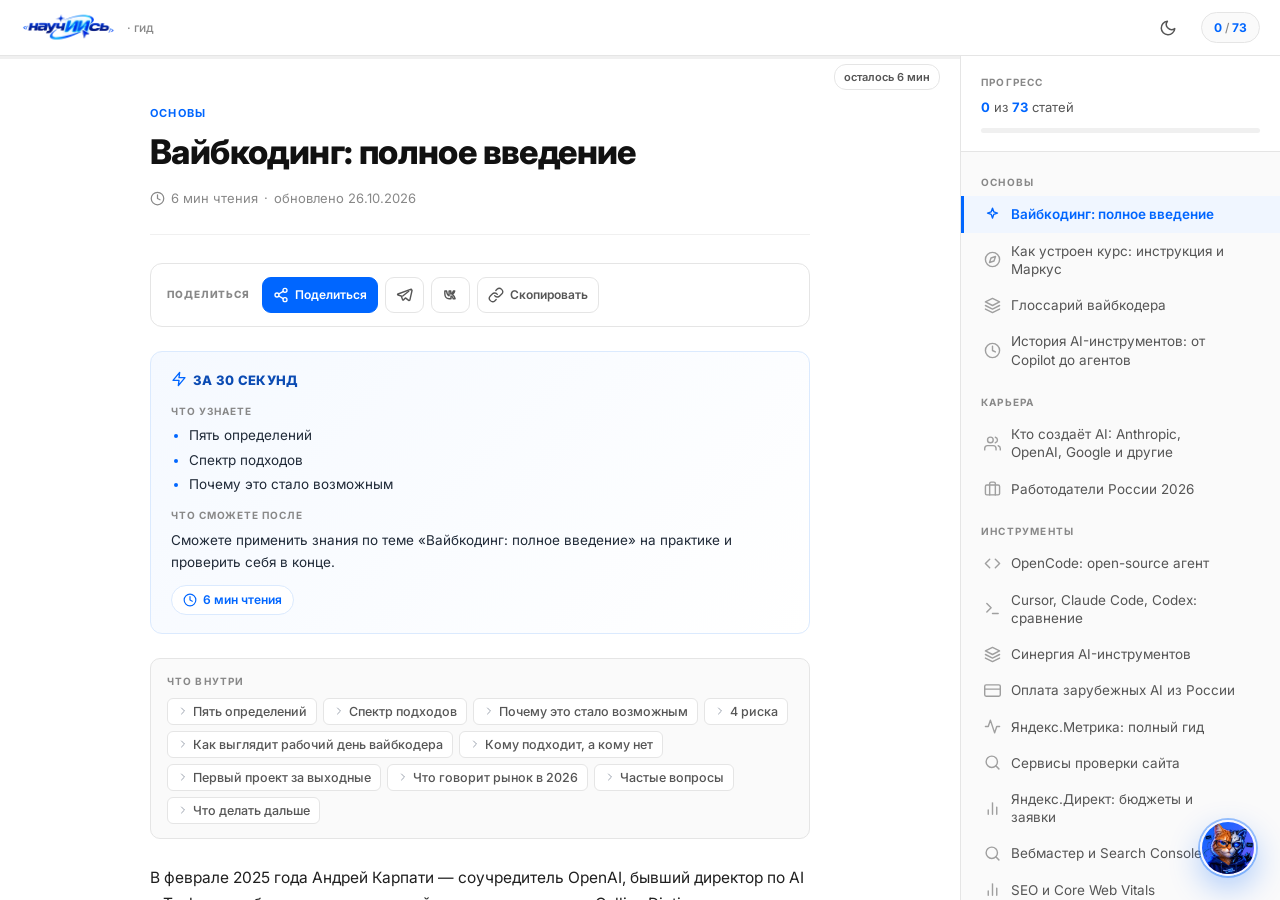
<file: index.html>
<!DOCTYPE html>
<html lang="ru">
<head>
<meta charset="UTF-8">
<meta name="viewport" content="width=device-width, initial-scale=1.0">
<title>научИИсь — практический гид по вайбкодингу и AI-инструментам</title>
<meta name="description" content="Практический гид по вайбкодингу: 73 статьи об AI-инструментах, разработке, безопасности, продажах, праве и запуске проектов. Кейсы, чек-листы, калькуляторы и проверка знаний.">
<meta name="keywords" content="вайбкодинг, vibe coding, AI-инструменты, AI-агенты, Agentic Engineering, OpenCode, Cursor, Claude Code, Codex, субагенты, MCP, hooks, context engineering, RAG, промпт-инжиниринг, разработка с ИИ, нейросети, автоматизация, n8n, Telegram-боты, 152-ФЗ, SEO, Яндекс.Метрика, Яндекс.Директ, фриланс, продажи, ценообразование">
<meta name="author" content="научИИсь">
<meta name="yandex-verification" content="bd2386a8cf0b03b9" />
<meta name="robots" content="index, follow, max-image-preview:large, max-snippet:-1, max-video-preview:-1">
<meta name="googlebot" content="index, follow, max-image-preview:large, max-snippet:-1, max-video-preview:-1">
<meta name="referrer" content="strict-origin-when-cross-origin">
<meta name="theme-color" content="#0066ff">
<meta name="color-scheme" content="light">
<meta name="format-detection" content="telephone=no">
<meta name="application-name" content="научИИсь">
<meta name="apple-mobile-web-app-title" content="научИИсь">
<meta name="apple-mobile-web-app-capable" content="yes">
<meta name="apple-mobile-web-app-status-bar-style" content="default">
<meta name="mobile-web-app-capable" content="yes">
<meta name="msapplication-TileColor" content="#0066ff">
<link rel="canonical" id="canonicalLink" href="https://xn--80aqaqb1b2a.xn--p1ai/">
<link rel="icon" type="image/svg+xml" href="static/icons/favicon.svg">
<link rel="icon" type="image/png" sizes="16x16" href="static/icons/favicon-16.png">
<link rel="icon" type="image/png" sizes="32x32" href="static/icons/favicon-32.png">
<link rel="icon" type="image/png" sizes="48x48" href="static/icons/favicon-48.png">
<link rel="icon" href="static/icons/favicon.ico" sizes="any">
<link rel="apple-touch-icon" sizes="180x180" href="static/icons/apple-touch-icon.png">
<link rel="manifest" href="manifest.json">
<link rel="preload" as="image" href="static/logos/logo.webp" fetchpriority="high">
<link rel="preconnect" href="https://fonts.googleapis.com">
<link rel="preconnect" href="https://fonts.gstatic.com" crossorigin>
<link rel="stylesheet" href="https://fonts.googleapis.com/css2?family=Inter:wght@400;500;600;700;800&family=JetBrains+Mono:wght@400;500&display=swap">
<meta property="og:type" content="website">
<meta property="og:site_name" content="научИИсь">
<meta property="og:locale" content="ru_RU">
<meta property="og:title" content="научИИсь — практический гид по вайбкодингу и AI-инструментам">
<meta property="og:description" content="73 статьи об AI-инструментах, разработке, безопасности, продажах, праве и запуске проектов. Кейсы, чек-листы, калькуляторы и проверка знаний.">
<meta property="og:url" content="https://xn--80aqaqb1b2a.xn--p1ai/">
<meta property="og:image" content="https://xn--80aqaqb1b2a.xn--p1ai/static/social/og.jpg">
<meta property="og:image:type" content="image/jpeg">
<meta property="og:image:width" content="1170">
<meta property="og:image:height" content="699">
<meta property="og:image:alt" content="научИИсь — практический гид по вайбкодингу">
<meta property="article:modified_time" content="2026-10-26">
<meta property="article:section" content="Основы">
<meta property="article:tag" content="вайбкодинг">
<link rel="alternate" hreflang="ru" href="https://xn--80aqaqb1b2a.xn--p1ai/">
<link rel="alternate" hreflang="x-default" href="https://xn--80aqaqb1b2a.xn--p1ai/">
<meta name="twitter:card" content="summary_large_image">
<meta name="twitter:title" content="научИИсь — практический гид по вайбкодингу и AI-инструментам">
<meta name="twitter:description" content="73 статьи об AI-инструментах, разработке, безопасности, продажах, праве и запуске проектов.">
<meta name="twitter:image" content="https://xn--80aqaqb1b2a.xn--p1ai/static/social/og.jpg">
<meta name="twitter:image:width" content="1170">
<meta name="twitter:image:height" content="699">
<meta name="twitter:image:alt" content="научИИсь — практический гид по вайбкодингу">
<script type="application/ld+json">
{
  "@context": "https://schema.org",
  "@graph": [
    {
      "@type": "WebSite",
      "@id": "https://xn--80aqaqb1b2a.xn--p1ai/#website",
      "url": "https://xn--80aqaqb1b2a.xn--p1ai/",
      "name": "научИИсь",
      "alternateName": [
        "научиим.рф",
        "nauchiis"
      ],
      "description": "Практический гид по вайбкодингу и AI-инструментам",
      "inLanguage": "ru",
      "publisher": {
        "@id": "https://xn--80aqaqb1b2a.xn--p1ai/#organization"
      }
    },
    {
      "@type": "Organization",
      "@id": "https://xn--80aqaqb1b2a.xn--p1ai/#organization",
      "name": "научИИсь",
      "url": "https://xn--80aqaqb1b2a.xn--p1ai/",
      "description": "Практический гид по вайбкодингу, AI-инструментам, разработке и продажам",
      "logo": {
        "@type": "ImageObject",
        "url": "https://xn--80aqaqb1b2a.xn--p1ai/static/icons/icon-512.png",
        "width": 512,
        "height": 512
      },
      "image": "https://xn--80aqaqb1b2a.xn--p1ai/static/social/og.jpg",
      "sameAs": [
        "https://github.com/maxxmoto/nauchiis"
      ]
    },
    {
      "@type": "CollectionPage",
      "@id": "https://xn--80aqaqb1b2a.xn--p1ai/#collection",
      "url": "https://xn--80aqaqb1b2a.xn--p1ai/",
      "name": "Практический гид по вайбкодингу",
      "description": "73 статьи об AI-инструментах, разработке, безопасности, продажах, праве и запуске проектов.",
      "inLanguage": "ru",
      "isPartOf": {
        "@id": "https://xn--80aqaqb1b2a.xn--p1ai/#website"
      },
      "about": {
        "@id": "https://xn--80aqaqb1b2a.xn--p1ai/#organization"
      },
      "primaryImageOfPage": {
        "@type": "ImageObject",
        "url": "https://xn--80aqaqb1b2a.xn--p1ai/static/social/og.jpg",
        "width": 1170,
        "height": 699
      }
    }
  ]
}
</script>
<script>
(function(){try{var t=localStorage.getItem('nau-theme');if(t!=='dark'&&t!=='light'){t='light';}document.documentElement.setAttribute('data-theme',t);}catch(e){}})();
</script>
<style>
  :root{--bg:#fff;--bg-sidebar:#fafafa;--bg-code:#f6f8fa;--text:#111;--text-mid:#555;--text-soft:#888;--border:#e5e5e5;--border-soft:#f0f0f0;--accent:#0066ff;--red:#e5484d;--green:#2e7d32;--orange:#d97706;}
  *{margin:0;padding:0;box-sizing:border-box;-webkit-tap-highlight-color:transparent;}
  html,body{height:100%;overflow:hidden;}
  body{font-family:'Inter',-apple-system,BlinkMacSystemFont,'Segoe UI',sans-serif;background:var(--bg);color:var(--text);font-size:15px;line-height:1.65;-webkit-font-smoothing:antialiased;}
  .app{display:grid;grid-template-columns:1fr 320px;grid-template-rows:56px 1fr;grid-template-areas:"header header" "content sidebar";height:100vh;height:100dvh;}
  .header{grid-area:header;display:flex;align-items:center;padding:0 20px;gap:14px;border-bottom:1px solid var(--border);background:var(--bg);z-index:50;}
  .menu-btn{display:none;align-items:center;justify-content:center;width:38px;height:38px;border:none;background:transparent;color:var(--text);cursor:pointer;border-radius:8px;flex-shrink:0;}
  .menu-btn:hover{background:var(--border-soft);}
  .brand{display:flex;align-items:center;gap:9px;flex-shrink:0;}
  .brand-dot{width:10px;height:10px;border-radius:50%;background:var(--accent);box-shadow:0 0 0 3px rgba(0,102,255,.15);}
  .brand-logo{height:48px;width:auto;max-width:210px;object-fit:contain;display:block;flex-shrink:0;}
  .brand-title{font-size:15px;font-weight:700;letter-spacing:-.2px;}
  .brand-sub{font-size:12px;color:var(--text-soft);font-weight:500;margin-left:2px;}
  .header-spacer{flex:1;}
  .header-progress{font-size:12px;color:var(--text-soft);display:flex;align-items:center;gap:5px;padding:5px 12px;background:var(--bg-sidebar);border-radius:16px;font-weight:500;border:1px solid var(--border);flex-shrink:0;}
  .header-progress strong{color:var(--accent);font-weight:700;}
  .content{grid-area:content;overflow-y:auto;}
  .content::-webkit-scrollbar{width:7px;}
  .content::-webkit-scrollbar-thumb{background:#d9d9d9;border-radius:4px;}
  .article{max-width:740px;margin:0 auto;padding:48px 40px 48px;animation:fadeIn .3s ease;}
  @keyframes fadeIn{from{opacity:0;transform:translateY(6px);}to{opacity:1;transform:translateY(0);}}
  .article-category{font-size:11px;text-transform:uppercase;letter-spacing:1.2px;color:var(--accent);font-weight:700;margin-bottom:10px;}
  .article-title{font-size:34px;font-weight:800;line-height:1.18;color:var(--text);margin:0 0 16px;letter-spacing:-.6px;}
  .article-meta{display:flex;align-items:center;gap:6px;font-size:13px;color:var(--text-soft);padding-bottom:24px;border-bottom:1px solid var(--border-soft);margin-bottom:28px;}
  .article-meta svg{width:15px;height:15px;}
  .prose{font-size:15.5px;line-height:1.72;color:#1f1f1f;}
  .prose p{margin:0 0 16px;}
  .prose h2{font-size:21px;font-weight:700;color:var(--text);margin:36px 0 14px;letter-spacing:-.3px;line-height:1.3;}
  .prose h3{font-size:17px;font-weight:600;color:var(--text);margin:26px 0 10px;}
  .prose ul,.prose ol{margin:0 0 18px;padding-left:22px;}
  .prose li{margin:0 0 8px;}
  .prose li::marker{color:var(--accent);font-weight:700;}
  .prose strong{color:var(--text);font-weight:600;}
  .course-vs{display:grid;grid-template-columns:1fr 1fr;gap:16px;margin:24px 0;}
  .course-vs-card{position:relative;padding:26px 18px 22px;border-radius:16px;border:1px solid var(--border);background:linear-gradient(160deg,#fff,#f7f9fc);text-align:center;overflow:hidden;}
  .course-vs-card.bad{background:linear-gradient(160deg,#fff5f5,#fff);border-color:#fecaca;}
  .course-vs-card.good{background:linear-gradient(160deg,#f2fff7,#fff);border-color:#bbf7d0;}
  .course-vs-icon{display:flex;justify-content:center;margin-bottom:10px;}
  .course-vs-icon svg{width:46px;height:46px;}
  .course-vs-title{font-size:clamp(28px,4.2vw,44px);font-weight:900;letter-spacing:-1.5px;line-height:1;color:#111;}
  .course-vs-card.bad .course-vs-title{color:#991b1b;text-decoration:line-through;text-decoration-thickness:3px;}
  .course-vs-card.good .course-vs-title{color:#14532d;font-size:clamp(24px,3.2vw,36px);letter-spacing:-2px;white-space:nowrap;}
  .course-vs-ai{color:var(--accent);}
  .course-vs-sub{font-size:11px;color:var(--text-soft);margin-top:10px;line-height:1.45;}
  [data-theme="dark"] .course-vs-card{background:#111827;border-color:#263247;}
  [data-theme="dark"] .course-vs-card.bad{background:#241014;border-color:#5a1d24;}
  [data-theme="dark"] .course-vs-card.good{background:#0f2319;border-color:#1f5135;}
  [data-theme="dark"] .course-vs-card.good .course-vs-title{color:#c9f7d9;}
  [data-theme="dark"] .course-vs-card.bad .course-vs-title{color:#ffb3b3;}
  .course-meme{display:block;width:100%;max-width:720px;height:auto;margin:20px auto;border-radius:14px;border:1px solid var(--border);box-shadow:0 10px 26px rgba(0,0,0,.10);}
  [data-theme="dark"] .course-meme{box-shadow:0 12px 30px rgba(0,0,0,.4);}
  .course-hero{position:relative;min-height:400px;margin:0 0 26px;border-radius:26px;overflow:hidden;border:1px solid rgba(255,255,255,.75);box-shadow:0 18px 50px rgba(61,87,145,.16);background:url('static/images/course-hero.webp') center/cover no-repeat,linear-gradient(135deg,#e8f4ff,#f7f9fc);display:flex;align-items:flex-end;}
  .course-hero::before{content:"";position:absolute;inset:0;background:linear-gradient(90deg,rgba(247,251,255,.98) 0%,rgba(247,251,255,.9) 34%,rgba(247,251,255,.24) 64%,rgba(247,251,255,0) 100%);}
  .course-hero-inner{position:relative;z-index:1;max-width:62%;padding:44px 40px;}
  .course-hero-kicker{font-size:12px;font-weight:750;letter-spacing:.08em;text-transform:uppercase;color:#5b6b86;margin-bottom:12px;}
  .course-hero-title{font-size:clamp(46px,7vw,78px);line-height:.88;letter-spacing:-.075em;font-weight:900;margin:0 0 18px;color:#111827;}
  .course-hero-title .ii{color:#315cff;}
  .course-hero-text{font-size:16px;line-height:1.45;color:#536079;max-width:370px;margin:0 0 22px;}
  .course-hero-btn{display:inline-flex;align-items:center;gap:12px;border:0;border-radius:17px;padding:13px 17px;background:#fff;box-shadow:0 10px 30px rgba(48,78,140,.16);font-family:inherit;font-weight:750;color:#22304b;text-decoration:none;font-size:14px;cursor:pointer;transition:transform .15s,box-shadow .15s;}
  .course-hero-btn:hover{transform:translateY(-1px);box-shadow:0 14px 36px rgba(48,78,140,.22);}
  .course-hero-btn .arrow{width:26px;height:26px;border-radius:50%;display:grid;place-items:center;background:#edf2ff;color:#315cff;}
  [data-theme="dark"] .course-hero{border-color:#263247;box-shadow:0 18px 50px rgba(0,0,0,.35);}
  [data-theme="dark"] .course-hero::before{background:linear-gradient(90deg,rgba(11,15,23,.97) 0%,rgba(11,15,23,.9) 34%,rgba(11,15,23,.3) 64%,rgba(11,15,23,0) 100%);}
  [data-theme="dark"] .course-hero-kicker{color:#93a4bd;}
  [data-theme="dark"] .course-hero-title{color:#f1f5fb;}
  [data-theme="dark"] .course-hero-text{color:#c2ccda;}
  [data-theme="dark"] .course-hero-btn{background:#141d2c;color:#e9eef7;box-shadow:0 10px 30px rgba(0,0,0,.35);}
  [data-theme="dark"] .course-hero-btn .arrow{background:#1c2a41;color:#8ec5ff;}
  @media(max-width:640px){.course-hero{min-height:360px;border-radius:20px;}.course-hero::before{background:linear-gradient(0deg,rgba(247,251,255,.98) 0%,rgba(247,251,255,.82) 48%,rgba(247,251,255,.06) 100%);}.course-hero-inner{max-width:100%;padding:24px 20px;}.course-hero-title{font-size:clamp(48px,14vw,64px);}.course-hero-text{font-size:14px;max-width:310px;}[data-theme="dark"] .course-hero::before{background:linear-gradient(0deg,rgba(11,15,23,.98) 0%,rgba(11,15,23,.82) 48%,rgba(11,15,23,.06) 100%);}}
  .course-og{width:100%;max-width:420px;margin:0 auto 24px;}
  .course-og img,.prose .course-og img{display:block;width:100%;height:auto;border:0;border-radius:14px;background:transparent;}
  @media(max-width:640px){.course-og{max-width:100%;}}
  .quote-photo{position:relative;overflow:hidden;display:flex;align-items:center;min-height:340px;margin:24px 0;padding:24px 250px 24px 24px;border-radius:16px;background:linear-gradient(135deg,#f5f9ff,#fff);border:1px solid #dbeafe;}
  .quote-photo blockquote{font-size:clamp(20px,2.8vw,28px);line-height:1.35;font-weight:800;color:#0b3b7a;letter-spacing:-.4px;margin:0;}
  .quote-photo figure{position:absolute;right:0;bottom:0;margin:0;width:220px;line-height:0;}
  .prose .quote-photo img{display:block;width:100%;height:auto;border:0;border-radius:0;}
  [data-theme="dark"] .quote-photo{background:linear-gradient(135deg,#0f1d33,#111827);border-color:#1e3a5f;}
  [data-theme="dark"] .quote-photo blockquote{color:#cfe2ff;}
  .prose img.tool-hero-logo{display:block;width:auto;height:auto;max-width:260px;margin:18px 0;border-radius:10px;}
  @media(max-width:640px){.quote-photo{display:block;min-height:0;padding:18px 18px 210px;}.quote-photo blockquote{font-size:20px;}.quote-photo figure{width:145px;}.prose img.tool-hero-logo{max-width:220px;}}
  @media(max-width:640px){.course-vs{grid-template-columns:1fr;gap:12px;}.course-vs-title{font-size:38px;}.course-vs-card.good .course-vs-title{font-size:30px;}}
  .prose img.tool-logo{display:inline-block;height:30px;width:auto;max-width:none;vertical-align:middle;margin-right:8px;border-radius:0;}
  .prose img.tool-logo-wide{height:26px;margin-right:0;}
  .tool-section{overflow:hidden;}
  .prose img.tool-side-logo{float:right;width:120px;height:auto;max-width:120px;margin:2px 0 12px 18px;border-radius:10px;}
  @media(max-width:640px){
    .prose img.tool-logo{height:26px;}
    .prose img.tool-logo-wide{height:22px;}
    .prose img.tool-side-logo{float:none;display:block;width:110px;max-width:110px;margin:12px auto;}
  }
  .logo-marquee{position:relative;margin:22px 0 28px;padding:4px 0;overflow:hidden;mask-image:linear-gradient(90deg,transparent,#000 8%,#000 92%,transparent);-webkit-mask-image:linear-gradient(90deg,transparent,#000 8%,#000 92%,transparent);}
  .logo-track{display:flex;width:max-content;animation:logoScroll 32s linear infinite;}
  .logo-item{display:flex;align-items:center;justify-content:center;width:150px;height:64px;padding:0 12px;margin-right:12px;background:#fff;border:1px solid var(--border);border-radius:12px;flex-shrink:0;box-sizing:border-box;box-shadow:0 2px 8px rgba(16,24,40,.04);transition:border-color .15s,box-shadow .15s;}
  .logo-item:hover{border-color:var(--accent);box-shadow:0 6px 18px rgba(0,102,255,.12);}
  .prose .logo-item img{display:block;height:34px;width:auto;max-width:126px;object-fit:contain;}
  .prose .logo-item img[src="static/logos/victory-group.webp"],.prose .logo-item img[src="static/logos/s7.svg"]{height:42px;max-width:80px;}
  [data-theme="dark"] .logo-item{background:#f8fafc;border-color:#2a3648;}
  [data-theme="dark"] .logo-item:hover{border-color:#5b9dff;}
  .logo-marquee:hover .logo-track{animation-play-state:paused;}
  @keyframes logoScroll{from{transform:translateX(0);}to{transform:translateX(-50%);}}
  @media(max-width:640px){.logo-marquee{margin:18px 0 22px;}.logo-item{width:128px;height:54px;padding:0 10px;}.prose .logo-item img{height:28px;max-width:104px;}.prose .logo-item img[src="static/logos/victory-group.webp"],.prose .logo-item img[src="static/logos/s7.svg"]{height:34px;max-width:64px;}}
  @media(prefers-reduced-motion:reduce){.logo-marquee{overflow:visible;mask-image:none;-webkit-mask-image:none;}.logo-track{animation:none;flex-wrap:wrap;justify-content:center;width:100%;}}
  .prose code{background:var(--bg-code);color:#d14;padding:2px 6px;border-radius:4px;font-size:13.5px;font-family:'JetBrains Mono',monospace;font-weight:500;}
  .prose a{color:var(--accent);text-decoration:underline;text-underline-offset:2px;}
  .prose a:hover{color:#0044cc;}
  .callout{padding:16px 20px;border-radius:8px;margin:22px 0;font-size:14.5px;line-height:1.68;}
  .callout a{text-decoration:underline;text-underline-offset:2px;font-weight:600;}
  .callout-blue a{color:#0052cc;}
  .callout-red a{color:#991b1b;}
  .callout-green a{color:#166534;}
  .callout-orange a{color:#92400e;}
  .callout-dark a{color:#8ec5ff;}
  .callout-dark a:hover{color:#fff;}
  .fake-check{display:inline-block;width:14px;height:14px;border:1.5px solid #555;border-radius:3px;background:#fff;vertical-align:-2px;margin-right:6px;}
  .callout-blue{background:#eff6ff;border-left:4px solid var(--accent);color:#1e3a5f;}
  .callout-blue strong{color:#0c2d57;}
  .callout-red{background:#fef2f2;border-left:4px solid var(--red);color:#7f1d1d;}
  .callout-red strong{color:#991b1b;}
  .callout-green{background:#f0fdf4;border-left:4px solid var(--green);color:#14532d;}
  .callout-green strong{color:#166534;}
  .callout-orange{background:#fffbeb;border-left:4px solid var(--orange);color:#78350f;}
  .callout-orange strong{color:#92400e;}
  .callout-dark{background:#1a1a1a;color:#e5e5e5;border-left:4px solid #555;}
  .callout-dark strong{color:#fff;}
  .callout-with-cat{display:flex;align-items:center;gap:20px;margin:22px 0;}
  .callout-with-cat .callout{margin:0;flex:1;min-width:0;}
  .callout-with-cat.cat-left{flex-direction:row-reverse;}
  .callout-cat-fig{margin:0;flex-shrink:0;display:flex;flex-direction:column;align-items:center;gap:6px;max-width:140px;}
  .callout-cat{width:132px;height:auto;object-fit:contain;filter:drop-shadow(0 10px 18px rgba(0,0,0,.18));transform:rotate(-2deg);transition:transform .2s,filter .2s;}
  .callout-with-cat.cat-right .callout-cat{transform:rotate(2deg);}
  .callout-cat-fig figcaption{font-size:10px;font-weight:800;letter-spacing:.7px;text-transform:uppercase;color:var(--text-soft);text-align:center;line-height:1.35;}
  [data-theme="dark"] .callout-cat{filter:drop-shadow(0 12px 24px rgba(0,0,0,.5));}
  @media(max-width:640px){
    .callout-with-cat,.callout-with-cat.cat-left,.callout-with-cat.cat-right{display:block;position:relative;margin:104px 0 22px;}
    .callout-with-cat .callout{width:100%;padding-top:16px;}
    .callout-cat-fig{position:absolute;left:14px;top:0;transform:translateY(-100%);z-index:2;flex-direction:row;align-items:flex-end;gap:8px;max-width:none;margin:0;}
    .callout-cat{width:76px;transform:none;}
    .callout-cat-fig figcaption{text-align:left;font-size:10.5px;color:#3b5f8f;max-width:140px;padding-bottom:6px;}
    [data-theme="dark"] .callout-cat-fig figcaption{color:#9fc8ff;}
  }
  .hl-red{background:linear-gradient(transparent 60%,rgba(229,72,77,.18) 60%);font-weight:600;color:#b91c1c;}
  .hl-wavy{text-decoration:underline wavy var(--red);text-decoration-thickness:1.5px;text-underline-offset:3px;font-weight:500;}
  .hl-blue{background:linear-gradient(transparent 60%,rgba(0,102,255,.12) 60%);font-weight:600;color:#0044cc;}
  .hl-green{text-decoration:underline wavy #2e7d32;text-decoration-thickness:1.5px;text-underline-offset:3px;font-weight:500;color:#1b5e20;}
  .prose table{width:100%;border-collapse:collapse;margin:20px 0;font-size:13.5px;border-radius:8px;overflow:hidden;box-shadow:0 0 0 1px var(--border);}
  .prose th{text-align:left;padding:10px 14px;background:var(--bg-sidebar);color:var(--text-mid);font-weight:600;font-size:12px;text-transform:uppercase;letter-spacing:.4px;border-bottom:1px solid var(--border);}
  .prose td{padding:10px 14px;border-bottom:1px solid var(--border-soft);color:#1f1f1f;}
  .prose tr:last-child td{border-bottom:none;}
  .rating{margin-top:44px;padding:24px;background:var(--bg-sidebar);border:1px solid var(--border);border-radius:10px;}
  .rating-title{font-size:14px;font-weight:600;color:var(--text);margin-bottom:14px;}
  .rating-buttons{display:flex;gap:10px;flex-wrap:wrap;}
  .rating-btn{display:inline-flex;align-items:center;gap:7px;padding:9px 18px;border:1.5px solid var(--border);background:#fff;border-radius:8px;font-size:13.5px;font-weight:500;cursor:pointer;color:var(--text-mid);transition:all .15s;font-family:inherit;}
  .rating-btn svg{width:17px;height:17px;}
  .rating-btn:hover{border-color:#aaa;color:var(--text);}
  .rating-btn.active-up{background:#f0fdf4;border-color:var(--green);color:#166534;}
  .rating-btn.active-down{background:#fef2f2;border-color:var(--red);color:#991b1b;}
  .rating-thanks{margin-top:12px;font-size:13px;color:var(--green);font-weight:500;display:none;}
  .rating-thanks.show{display:block;animation:fadeIn .25s ease;}
  .article-nav{display:grid;grid-template-columns:1fr 1fr;gap:12px;margin-top:28px;}
  .nav-link{padding:14px 18px;border:1.5px solid var(--border);border-radius:10px;background:#fff;cursor:pointer;text-align:left;transition:all .15s;color:var(--text-mid);font-family:inherit;}
  .nav-link:hover{border-color:var(--accent);background:#f5f8ff;}
  .nav-link.next{text-align:right;}
  .nav-link .nav-dir{font-size:10px;text-transform:uppercase;letter-spacing:1.2px;color:var(--accent);margin-bottom:5px;font-weight:700;}
  .nav-link .nav-title{font-size:13.5px;font-weight:500;color:var(--text);line-height:1.4;}
  .nav-link.disabled{visibility:hidden;}
  .site-footer{position:relative;display:none;width:100%;padding:0;margin:0;background:transparent;}
  .site-footer.ready{display:block;}
  .site-footer img{width:100%;height:auto;display:block;}
  .footer-legal{position:absolute;left:50%;bottom:18px;transform:translateX(-50%);display:flex;flex-wrap:wrap;align-items:center;justify-content:center;gap:6px 10px;max-width:calc(100% - 32px);padding:8px 14px;background:#fff;color:#111;border:1px solid rgba(0,0,0,.08);border-radius:10px;font-size:12px;font-weight:700;line-height:1.35;text-align:center;box-shadow:0 8px 24px rgba(0,0,0,.28);}
  .footer-legal a{color:#111;text-decoration:none;white-space:nowrap;}
  .footer-legal a:hover{color:var(--accent);text-decoration:underline;}
  .footer-legal span{color:#9aa3ad;}
  @media(max-width:640px){.footer-legal{bottom:10px;padding:6px 10px;font-size:10.5px;gap:4px 8px;max-width:calc(100% - 20px);}}
  .sidebar{grid-area:sidebar;overflow-y:auto;border-left:1px solid var(--border);background:var(--bg-sidebar);}
  .sidebar::-webkit-scrollbar{width:5px;}
  .sidebar::-webkit-scrollbar-thumb{background:#d9d9d9;border-radius:3px;}
  .progress-card{padding:18px 20px;border-bottom:1px solid var(--border);background:#fff;position:sticky;top:0;z-index:2;}
  .progress-label{font-size:10px;text-transform:uppercase;letter-spacing:1.2px;color:var(--text-soft);margin-bottom:6px;font-weight:700;}
  .progress-count{font-size:13px;color:var(--text-mid);margin-bottom:10px;}
  .progress-count strong{color:var(--accent);font-weight:700;}
  .progress-bar{height:5px;background:var(--border-soft);border-radius:3px;overflow:hidden;}
  .progress-fill{height:100%;background:var(--accent);border-radius:3px;transition:width .4s ease;width:0;}
  .toc{padding:6px 0 40px;}
  .toc-category{padding:16px 20px 6px;font-size:10px;text-transform:uppercase;letter-spacing:1.2px;color:var(--text-soft);font-weight:700;}
  .toc-item{display:flex;align-items:center;gap:10px;padding:9px 20px;cursor:pointer;color:var(--text-mid);font-size:13.5px;transition:all .12s;border-left:3px solid transparent;user-select:none;}
  .toc-item:hover{background:rgba(0,0,0,.03);color:var(--text);}
  .toc-item.active{background:#f0f6ff;color:var(--accent);border-left-color:var(--accent);font-weight:600;}
  .toc-item.read .toc-title{color:var(--text-soft);}
  .toc-item.read.active .toc-title{color:var(--accent);}
  .toc-icon{width:17px;height:17px;flex-shrink:0;opacity:.55;color:currentColor;}
  .toc-item.active .toc-icon{opacity:1;}
  .toc-title{flex:1;line-height:1.35;}
  .toc-check{width:15px;height:15px;color:var(--green);flex-shrink:0;opacity:0;transition:opacity .15s;}
  .toc-item.read .toc-check{opacity:1;}
  .backdrop{display:none;position:fixed;inset:56px 0 0 0;background:rgba(0,0,0,.25);z-index:40;opacity:0;transition:opacity .25s;}
  @media(max-width:880px){.app{grid-template-columns:1fr;grid-template-areas:"header" "content";}.menu-btn{display:flex;}.header{padding:0 10px;gap:8px;}.header-progress{padding:4px 8px;font-size:10px;}.brand-sub{display:none;}.brand-title{font-size:14px;}.article{padding:28px 18px 32px;}.article-title{font-size:26px;}.prose{font-size:15px;}.prose h2{font-size:19px;margin-top:28px;}.article-nav{grid-template-columns:1fr;}.nav-link.disabled{display:none;}.rating{padding:18px;}.rating-btn{flex:1;justify-content:center;}.sidebar{position:fixed;top:56px;right:0;bottom:0;width:300px;max-width:85vw;transform:translateX(100%);transition:transform .25s ease;z-index:45;box-shadow:-6px 0 20px rgba(0,0,0,.06);}.sidebar.open{transform:translateX(0);}.backdrop.open{display:block;opacity:1;}}
  @media(max-width:480px){.article{padding:20px 14px 24px;}.article-title{font-size:22px;}.prose{font-size:14.5px;line-height:1.7;}.prose h2{font-size:18px;}.prose table{font-size:12.5px;}.prose th,.prose td{padding:7px 9px;}.header-progress{display:none;}.brand-title{font-size:13px;}}
  .read-progress{position:fixed;top:56px;left:0;right:320px;height:3px;background:var(--border-soft);z-index:60;pointer-events:none;}
  .read-progress-fill{height:100%;width:0;background:var(--accent);transition:width .08s linear;}
  .read-remaining{position:fixed;top:64px;right:340px;z-index:60;font-size:11px;font-weight:600;color:var(--text-mid);background:rgba(255,255,255,.94);border:1px solid var(--border);border-radius:12px;padding:3px 9px;backdrop-filter:blur(6px);pointer-events:none;transition:opacity .2s;}
  .read-remaining.done{color:var(--green);border-color:#bbf7d0;background:#f0fdf4;}
  .tldr{background:linear-gradient(135deg,#f5f9ff,#fff);border:1px solid #dbeafe;border-radius:12px;padding:18px 20px;margin:0 0 24px;}
  .tldr-title{font-size:13px;font-weight:800;letter-spacing:.3px;color:#0b4bb3;margin-bottom:12px;text-transform:uppercase;}
  .tldr-label{display:block;font-size:10px;font-weight:700;letter-spacing:1px;text-transform:uppercase;color:var(--text-soft);margin:0 0 5px;}
  .tldr ul{margin:0 0 12px;padding-left:18px;}
  .tldr li{font-size:13.5px;line-height:1.55;margin:0 0 4px;color:#1f2937;}
  .tldr li::marker{color:var(--accent);}
  .tldr p{font-size:13.5px;color:#1f2937;margin:0 0 12px;}
  .tldr-time{display:inline-flex;align-items:center;gap:6px;font-size:12px;font-weight:600;color:var(--accent);background:#fff;border:1px solid #dbeafe;border-radius:20px;padding:4px 11px;}
  .video-embed{position:relative;width:100%;max-width:640px;aspect-ratio:16/9;margin:0 auto 24px;background:#000;border-radius:12px;overflow:hidden;box-shadow:0 10px 30px rgba(0,0,0,.12);}
  .video-embed iframe{position:absolute;inset:0;display:block;width:100%;height:100%;border:0;}
  [data-theme="dark"] .video-embed{box-shadow:0 12px 34px rgba(0,0,0,.4);}
  .article-toc{border:1px solid var(--border);border-radius:10px;padding:14px 16px;margin:0 0 26px;background:var(--bg-sidebar);}
  .article-toc-title{font-size:10px;font-weight:700;letter-spacing:1.1px;text-transform:uppercase;color:var(--text-soft);margin-bottom:8px;}
  .toc-links{display:flex;flex-wrap:wrap;gap:6px;}
  .toc-link{font-size:12.5px;font-weight:500;color:var(--text-mid);background:#fff;border:1px solid var(--border);border-radius:6px;padding:5px 9px;cursor:pointer;font-family:inherit;text-align:left;transition:all .12s;}
  .toc-link:hover{border-color:var(--accent);color:var(--accent);background:#f5f8ff;}
  .prose h2{scroll-margin-top:84px;}
  .pullquote{margin:28px 0;padding:22px 24px;border-left:4px solid var(--accent);background:linear-gradient(135deg,#f0f6ff,#fafcff);border-radius:0 10px 10px 0;font-size:19px;line-height:1.45;font-weight:600;color:#0b3b7a;letter-spacing:-.2px;}
  .pullquote::before{content:'“';font-size:34px;line-height:0;vertical-align:-8px;color:var(--accent);margin-right:4px;font-weight:800;}
  .story{margin:30px 0 0;padding:20px 22px;background:#fffbeb;border:1px solid #fde68a;border-radius:12px;position:relative;}
  .story-label{font-size:11px;font-weight:800;letter-spacing:.8px;text-transform:uppercase;color:#92400e;margin-bottom:8px;position:relative;z-index:3;}
  .story p{font-size:14.5px;line-height:1.68;color:#4a2c0a;margin:0;}
  .story-body{display:flex;align-items:center;min-height:210px;padding-right:230px;position:relative;z-index:1;}
  .story-body p{flex:1;}
  .story-cat{position:absolute;right:0;bottom:0;width:220px;height:auto;z-index:2;filter:drop-shadow(0 8px 16px rgba(0,0,0,.16));transition:transform .2s,filter .2s;}
  [data-theme="dark"] .story-cat{filter:drop-shadow(0 10px 20px rgba(0,0,0,.4));}
  @media(max-width:640px){
    .story{padding:16px;}.story-body{min-height:210px;padding-right:210px;}
    .story-cat{width:225px;right:6px;bottom:0;}
  }
  .tldr-ico{display:inline-flex;vertical-align:-2px;margin-right:6px;color:var(--accent);}
  .tldr-time svg{vertical-align:-2px;}
  .toc-link{display:inline-flex;align-items:center;gap:4px;}
  .toc-link svg{color:#9ca3af;transition:color .12s;flex-shrink:0;}
  .toc-link:hover svg{color:var(--accent);}
  .story-label{display:flex;align-items:center;gap:6px;}
  .story-label svg{flex-shrink:0;}
  .calc-title{display:flex;align-items:center;gap:6px;}
  .calc-title svg{flex-shrink:0;}
  .quiz{margin:28px 0 0;padding:22px;background:linear-gradient(160deg,#f7fbff 0%,#fff 55%);border:1px solid #dbeafe;border-radius:16px;box-shadow:0 10px 30px rgba(0,102,255,.06);}
  .quiz-head{display:flex;align-items:center;justify-content:space-between;gap:12px;margin-bottom:10px;}
  .quiz-title{display:flex;align-items:center;gap:8px;font-size:14px;font-weight:800;color:#0b3b7a;letter-spacing:-.1px;}
  .quiz-ico{display:inline-flex;align-items:center;justify-content:center;width:28px;height:28px;border-radius:8px;background:#e8f1ff;color:var(--accent);flex-shrink:0;}
  .quiz-score{font-size:12px;font-weight:800;color:#0b4bb3;background:#e8f1ff;border:1px solid #cfe2ff;border-radius:20px;padding:5px 12px;white-space:nowrap;}
  .quiz-bar{height:4px;background:#e8eef7;border-radius:3px;overflow:hidden;margin:0 0 16px;}
  .quiz-bar-fill{display:block;height:100%;width:0;background:linear-gradient(90deg,#4d94ff,var(--accent));border-radius:3px;transition:width .3s ease;}
  .quiz-item{background:#fff;border:1px solid var(--border);border-radius:12px;padding:15px 16px;margin-top:10px;box-shadow:0 1px 2px rgba(16,24,40,.03);transition:border-color .15s,box-shadow .15s;}
  .quiz-item:hover{border-color:#bfdbfe;box-shadow:0 4px 14px rgba(0,102,255,.06);}
  .quiz-bar + .quiz-item{margin-top:0;}
  .quiz-q{font-size:14px;font-weight:600;color:var(--text);line-height:1.5;display:flex;gap:10px;align-items:flex-start;}
  .quiz-num{display:inline-flex;align-items:center;justify-content:center;width:23px;height:23px;border-radius:7px;background:#eff6ff;color:var(--accent);font-size:11px;font-weight:800;flex-shrink:0;margin-top:1px;}
  .quiz-reveal{display:inline-flex;align-items:center;gap:5px;margin:11px 0 0 33px;font-size:12px;font-weight:600;color:var(--accent);background:#f5f9ff;border:1px solid #cfe2ff;border-radius:7px;padding:6px 11px;cursor:pointer;font-family:inherit;transition:background .12s;}
  .quiz-reveal:hover{background:#e8f1ff;}
  .quiz-reveal svg{flex-shrink:0;}
  .quiz-a{display:none;margin:11px 0 0 33px;padding:11px 13px;background:#f8fbff;border:1px solid #dbeafe;border-left:3px solid var(--accent);border-radius:8px;font-size:13.5px;line-height:1.62;color:#1f2937;}
  .quiz-a.show{display:block;animation:fadeIn .2s ease;}
  .quiz-self{display:none;gap:8px;align-items:center;margin:11px 0 0 33px;font-size:12px;color:var(--text-soft);flex-wrap:wrap;}
  .quiz-self.show{display:flex;}
  .quiz-self-label{margin-right:2px;}
  .quiz-self button{display:inline-flex;align-items:center;gap:4px;font-size:12px;font-weight:700;border-radius:20px;padding:5px 11px;cursor:pointer;font-family:inherit;border:1px solid var(--border);background:#fff;color:var(--text-mid);transition:all .12s;}
  .quiz-self button:hover{border-color:#aaa;color:var(--text);}
  .quiz-self button svg{flex-shrink:0;}
  .quiz-self button.known{background:#f0fdf4;border-color:var(--green);color:#166534;}
  .quiz-self button.unknown{background:#fef2f2;border-color:var(--red);color:#991b1b;}
  .calc{margin:26px 0 0;padding:20px 22px;background:#f0fdf4;border:1px solid #bbf7d0;border-radius:12px;}
  .calc-title{font-size:13px;font-weight:800;color:#14532d;margin-bottom:12px;}
  .calc-grid{display:grid;grid-template-columns:1fr 1fr;gap:10px;}
  .calc-field{display:flex;flex-direction:column;gap:4px;}
  .calc-field label{font-size:11px;font-weight:600;color:#166534;}
  .calc-field input{font-family:inherit;font-size:13px;padding:7px 9px;border:1px solid #bbf7d0;border-radius:6px;background:#fff;color:#14532d;width:100%;}
  .calc-result{margin-top:12px;padding:11px 13px;background:#fff;border-radius:8px;font-size:14px;color:#14532d;}
  .calc-result strong{font-size:18px;color:#166534;}
  @media(max-width:880px){.read-progress{right:0;}.read-remaining{right:12px;top:62px;}.tldr{padding:15px 16px;}.pullquote{font-size:17px;padding:18px 18px;}.calc-grid{grid-template-columns:1fr;}.brand-logo{height:40px;max-width:180px;}}
  .skip-link{position:fixed;top:8px;left:8px;z-index:100;background:#111;color:#fff;padding:10px 14px;border-radius:8px;font-weight:600;font-size:13px;transform:translateY(-180%);transition:transform .15s;}
  .skip-link:focus{transform:translateY(0);outline:2px solid var(--accent);outline-offset:2px;}
  .app,.content,.article,.prose{min-width:0;}
  .share{display:flex;align-items:center;gap:12px;flex-wrap:wrap;padding:13px 16px;margin:0 0 24px;background:#fff;border:1px solid var(--border);border-radius:12px;}
  .share-label{font-size:10px;font-weight:800;text-transform:uppercase;letter-spacing:.9px;color:var(--text-soft);}
  .share-btns{display:flex;align-items:center;gap:7px;flex-wrap:wrap;}
  .share-btn{display:inline-flex;align-items:center;justify-content:center;gap:6px;min-width:36px;height:36px;padding:0 10px;border:1px solid var(--border);border-radius:9px;background:#fff;color:var(--text-mid);font-family:inherit;font-size:12px;font-weight:600;cursor:pointer;text-decoration:none;transition:all .12s;}
  .share-btn:hover{border-color:var(--accent);color:var(--accent);background:#f5f8ff;}
  .share-btn svg{flex-shrink:0;}
  .share-native{background:var(--accent);border-color:var(--accent);color:#fff;}
  .share-native:hover{background:#0052cc;color:#fff;}
  .share-copy.done{background:#f0fdf4;border-color:var(--green);color:#166534;}
  .share-feedback{flex-basis:100%;font-size:12px;color:var(--green);font-weight:600;display:none;}
  .share-feedback.show{display:block;animation:fadeIn .2s ease;}
  .table-wrap{overflow-x:auto;-webkit-overflow-scrolling:touch;margin:20px 0;border-radius:8px;box-shadow:0 0 0 1px var(--border);max-width:100%;}
  .table-wrap table{margin:0;box-shadow:none;min-width:520px;}
  .prose{overflow-wrap:break-word;}
  .prose img{max-width:100%;height:auto;border-radius:8px;}
  .prose img.article-hero-img{display:block;width:auto;height:auto;max-width:min(100%,460px);max-height:280px;margin:0 auto 24px;border:0;border-radius:0;object-fit:contain;background:transparent;}
  @media(max-width:640px){.prose img.article-hero-img{max-width:100%;max-height:220px;}}
  .prose pre{max-width:100%;}
  .content{overflow-x:hidden;}
  .read-remaining{max-width:calc(100vw - 24px);white-space:nowrap;}
  .to-top{display:none;position:fixed;right:16px;bottom:calc(18px + env(safe-area-inset-bottom,0px));width:46px;height:46px;border-radius:50%;background:#fff;border:1px solid var(--border);box-shadow:0 8px 24px rgba(16,24,40,.16);align-items:center;justify-content:center;color:var(--text);cursor:pointer;z-index:44;opacity:0;transform:translateY(8px);pointer-events:none;transition:opacity .2s,transform .2s;font-family:inherit;}
  .to-top.show{opacity:1;transform:translateY(0);pointer-events:auto;}
  .to-top:hover{border-color:var(--accent);color:var(--accent);}
  .to-top svg{width:20px;height:20px;}
  @media(max-width:880px){
    .to-top{display:flex;}
    .article{padding-bottom:112px;}
    .quiz{padding:18px;}
    .quiz-head{flex-wrap:wrap;}
    .quiz-score{font-size:11px;padding:4px 10px;}
    .story,.calc{padding:17px 18px;}
    .pullquote{font-size:17px;padding:18px;}
    .tldr{padding:15px 16px;}
    .article-toc{padding:12px 14px;}
    .toc-link{font-size:12px;padding:6px 9px;}
    .menu-btn{width:40px;height:40px;}
  }
  @media(max-width:480px){
    .share{padding:12px;gap:9px;}
    .share-btn{height:38px;min-width:38px;padding:0 9px;font-size:11px;}
    .share-btn .share-text{display:none;}
    .share-native .share-text{display:inline;}
    .quiz{padding:15px;}
    .quiz-q{font-size:13.5px;gap:8px;}
    .quiz-reveal,.quiz-a,.quiz-self{margin-left:0;}
    .quiz-reveal{padding:8px 12px;font-size:12px;min-height:38px;}
    .quiz-self button{min-height:36px;padding:6px 12px;}
    .quiz-a{font-size:13px;padding:10px 11px;}
    .quiz-num{width:22px;height:22px;}
    .tldr-title{font-size:12px;}
    .tldr li,.tldr p{font-size:13px;}
    .pullquote{font-size:16px;padding:16px;margin:22px 0;}
    .story p{font-size:13.5px;}
    .story-body{min-height:220px;padding-right:165px;}
    .story-cat{width:160px;}
    .calc-title{font-size:12px;}
    .rating-btn{min-height:44px;}
    .nav-link{min-height:56px;}
    .to-top{width:44px;height:44px;right:12px;bottom:calc(14px + env(safe-area-inset-bottom,0px));}
  }
  .theme-btn{display:flex;align-items:center;justify-content:center;width:38px;height:38px;flex-shrink:0;border:1px solid transparent;border-radius:10px;background:transparent;color:var(--text-mid);cursor:pointer;transition:all .15s;}
  .theme-btn:hover{background:var(--border-soft);color:var(--text);}
  .theme-btn svg{width:18px;height:18px;}
  .theme-btn .icon-sun{display:none;}
  [data-theme="dark"] .theme-btn .icon-sun{display:block;}
  [data-theme="dark"] .theme-btn .icon-moon{display:none;}
  [data-theme="dark"]{
    --bg:#0b0f17;--bg-sidebar:#0e1420;--bg-code:#161d2b;
    --text:#e9eef7;--text-mid:#a7b3c6;--text-soft:#7b8799;
    --border:#232d3d;--border-soft:#1a2230;
    --accent:#5b9dff;--red:#ff6b6b;--green:#4ade80;--orange:#fbbf24;
  }
  [data-theme="dark"] html,[data-theme="dark"] body{background:#0b0f17;}
  [data-theme="dark"] body{background:radial-gradient(1100px 700px at 85% -10%,rgba(91,157,255,.14),transparent 60%),radial-gradient(900px 600px at -10% 105%,rgba(124,92,255,.10),transparent 55%),#0b0f17;color:var(--text);}
  [data-theme="dark"] ::selection{background:rgba(91,157,255,.32);color:#fff;}
  [data-theme="dark"] .header{background:rgba(11,15,23,.82);backdrop-filter:blur(18px);-webkit-backdrop-filter:blur(18px);border-bottom-color:var(--border);}
  [data-theme="dark"] .sidebar{background:rgba(14,20,32,.92);border-left-color:var(--border);backdrop-filter:blur(18px);}
  [data-theme="dark"] .progress-card{background:rgba(17,24,39,.82);border-bottom-color:var(--border);}
  [data-theme="dark"] .progress-bar{background:#1b2433;}
  [data-theme="dark"] .progress-fill{background:linear-gradient(90deg,#5b9dff,#8b7cff);}
  [data-theme="dark"] .menu-btn:hover,[data-theme="dark"] .theme-btn:hover{background:#1a2230;}
  [data-theme="dark"] .brand-logo{filter:brightness(0) invert(1);}
  [data-theme="dark"] .brand-dot{background:var(--accent);box-shadow:0 0 0 3px rgba(91,157,255,.18);}
  [data-theme="dark"] .brand-sub{color:#7b8799;}
  [data-theme="dark"] .article-category{color:#7db8ff;}
  [data-theme="dark"] .article-title{color:#f3f7ff;}
  [data-theme="dark"] .article-meta{color:var(--text-soft);border-bottom-color:var(--border-soft);}
  [data-theme="dark"] .prose{color:#c9d3e2;}
  [data-theme="dark"] .prose strong{color:#f1f5fb;}
  [data-theme="dark"] .prose h2,[data-theme="dark"] .prose h3{color:#f1f5fb;}
  [data-theme="dark"] .prose a{color:#7db8ff;}
  [data-theme="dark"] .prose a:hover{color:#a9ceff;}
  [data-theme="dark"] .prose code{background:#1b2433;color:#ff9db5;border:1px solid #263247;}
  [data-theme="dark"] .prose pre{background:#0a0f18 !important;color:#dbe6f5 !important;border:1px solid #232d3d;box-shadow:0 10px 30px rgba(0,0,0,.28);}
  [data-theme="dark"] .prose pre code{background:transparent !important;color:inherit !important;border:none;}
  [data-theme="dark"] .prose table{box-shadow:0 0 0 1px var(--border);}
  [data-theme="dark"] .prose th{background:#151d2a;color:#a9b6c9;border-bottom-color:var(--border);}
  [data-theme="dark"] .prose td{color:#c9d3e2;border-bottom-color:var(--border-soft);}
  [data-theme="dark"] .table-wrap{box-shadow:0 0 0 1px var(--border);}
  [data-theme="dark"] .callout-blue{background:#0f1d33;color:#cfe2ff;border-left-color:#4f8cff;}
  [data-theme="dark"] .callout-blue strong{color:#fff;}
  [data-theme="dark"] .callout-red{background:#2a1417;color:#ffd1d1;border-left-color:#ff6b6b;}
  [data-theme="dark"] .callout-red strong{color:#fff;}
  [data-theme="dark"] .callout-green{background:#0f2319;color:#c9f7d9;border-left-color:#4ade80;}
  [data-theme="dark"] .callout-green strong{color:#fff;}
  [data-theme="dark"] .callout-orange{background:#2a2110;color:#ffe6b8;border-left-color:#fbbf24;}
  [data-theme="dark"] .callout-orange strong{color:#fff;}
  [data-theme="dark"] .callout-dark{background:#080c13;color:#d7e1ef;border-left-color:#4f8cff;}
  [data-theme="dark"] .callout-dark strong{color:#fff;}
  [data-theme="dark"] .callout a{color:#8ec5ff;}
  [data-theme="dark"] .callout-blue a{color:#9fc8ff;}
  [data-theme="dark"] .callout-green a{color:#9af0b8;}
  [data-theme="dark"] .callout-red a{color:#ffb3b3;}
  [data-theme="dark"] .callout-orange a{color:#ffd28a;}
  [data-theme="dark"] .hl-red{background:linear-gradient(transparent 60%,rgba(255,107,107,.18) 60%);color:#ff9d9d;}
  [data-theme="dark"] .hl-blue{background:linear-gradient(transparent 60%,rgba(91,157,255,.18) 60%);color:#9fc8ff;}
  [data-theme="dark"] .hl-green{color:#9af0b8;text-decoration-color:#4ade80;}
  [data-theme="dark"] .hl-wavy{text-decoration-color:#ff6b6b;}
  [data-theme="dark"] .tldr{background:linear-gradient(135deg,#0f1b2e,#111827);border-color:#1e3a5f;}
  [data-theme="dark"] .tldr-title{color:#8ec5ff;}
  [data-theme="dark"] .tldr-label{color:#7b8799;}
  [data-theme="dark"] .tldr li,[data-theme="dark"] .tldr p{color:#c9d3e2;}
  [data-theme="dark"] .tldr-time{background:#0d1522;border-color:#1e3a5f;color:#8ec5ff;}
  [data-theme="dark"] .article-toc{background:#0f1622;border-color:var(--border);}
  [data-theme="dark"] .article-toc-title{color:#7b8799;}
  [data-theme="dark"] .toc-link{background:#141c2a;border-color:#263247;color:#a7b3c6;}
  [data-theme="dark"] .toc-link:hover{background:#17233a;border-color:#4f8cff;color:#a9ceff;}
  [data-theme="dark"] .pullquote{background:linear-gradient(135deg,#0f1d33,#111827);color:#cfe2ff;border-left-color:#4f8cff;}
  [data-theme="dark"] .pullquote::before{color:#5b9dff;}
  [data-theme="dark"] .story{background:#241d0f;border-color:#4a3a12;}
  [data-theme="dark"] .story-label{color:#fbbf24;}
  [data-theme="dark"] .story p{color:#f0e2bf;}
  [data-theme="dark"] .quiz{background:linear-gradient(160deg,#0f1b2e,#111827);border-color:#1e3a5f;box-shadow:0 12px 40px rgba(0,0,0,.25);}
  [data-theme="dark"] .quiz-title{color:#cfe2ff;}
  [data-theme="dark"] .quiz-ico{background:#16233a;color:#8ec5ff;}
  [data-theme="dark"] .quiz-score{background:#16233a;border-color:#24405f;color:#9fc8ff;}
  [data-theme="dark"] .quiz-bar{background:#1b2433;}
  [data-theme="dark"] .quiz-bar-fill{background:linear-gradient(90deg,#5b9dff,#8b7cff);}
  [data-theme="dark"] .quiz-item{background:#121a28;border-color:#263247;box-shadow:none;}
  [data-theme="dark"] .quiz-item:hover{border-color:#3b5f8f;box-shadow:0 8px 24px rgba(0,0,0,.22);}
  [data-theme="dark"] .quiz-q{color:#e9eef7;}
  [data-theme="dark"] .quiz-num{background:#16233a;color:#8ec5ff;}
  [data-theme="dark"] .quiz-reveal{background:#16233a;border-color:#24405f;color:#9fc8ff;}
  [data-theme="dark"] .quiz-reveal:hover{background:#1b2c47;}
  [data-theme="dark"] .quiz-a{background:#0f1725;border-color:#24405f;border-left-color:#4f8cff;color:#c9d3e2;}
  [data-theme="dark"] .quiz-self{color:#7b8799;}
  [data-theme="dark"] .quiz-self button{background:#141c2a;border-color:#263247;color:#a7b3c6;}
  [data-theme="dark"] .quiz-self button.known{background:#0f2319;border-color:#4ade80;color:#9af0b8;}
  [data-theme="dark"] .quiz-self button.unknown{background:#2a1417;border-color:#ff6b6b;color:#ffb3b3;}
  [data-theme="dark"] .calc{background:#0f2319;border-color:#1f5135;}
  [data-theme="dark"] .calc-title{color:#9af0b8;}
  [data-theme="dark"] .calc-field label{color:#9af0b8;}
  [data-theme="dark"] .calc-field input{background:#0b1720;border-color:#1f5135;color:#d9fbe6;}
  [data-theme="dark"] .calc-result{background:#0b1720;color:#c9f7d9;}
  [data-theme="dark"] .calc-result strong{color:#9af0b8;}
  [data-theme="dark"] .share{background:#111827;border-color:var(--border);}
  [data-theme="dark"] .share-label{color:#7b8799;}
  [data-theme="dark"] .share-btn{background:#141c2a;border-color:#263247;color:#a7b3c6;}
  [data-theme="dark"] .share-btn:hover{background:#17233a;border-color:#4f8cff;color:#a9ceff;}
  [data-theme="dark"] .share-native{background:linear-gradient(135deg,#4f8cff,#7c5cff);border-color:transparent;color:#fff;}
  [data-theme="dark"] .share-native:hover{background:linear-gradient(135deg,#5b9dff,#8b7cff);color:#fff;}
  [data-theme="dark"] .share-copy.done{background:#0f2319;border-color:#4ade80;color:#9af0b8;}
  [data-theme="dark"] .rating{background:#0f1622;border-color:var(--border);}
  [data-theme="dark"] .rating-title{color:#e9eef7;}
  [data-theme="dark"] .rating-btn{background:#141c2a;border-color:#263247;color:#a7b3c6;}
  [data-theme="dark"] .rating-btn:hover{border-color:#4f8cff;color:#e9eef7;}
  [data-theme="dark"] .rating-btn.active-up{background:#0f2319;border-color:#4ade80;color:#9af0b8;}
  [data-theme="dark"] .rating-btn.active-down{background:#2a1417;border-color:#ff6b6b;color:#ffb3b3;}
  [data-theme="dark"] .nav-link{background:#111827;border-color:var(--border);color:#a7b3c6;}
  [data-theme="dark"] .nav-link:hover{background:#132038;border-color:#4f8cff;}
  [data-theme="dark"] .nav-link .nav-title{color:#e9eef7;}
  [data-theme="dark"] .toc-category{color:#7b8799;}
  [data-theme="dark"] .toc-item{color:#a7b3c6;}
  [data-theme="dark"] .toc-item:hover{background:rgba(255,255,255,.04);color:#e9eef7;}
  [data-theme="dark"] .toc-item.active{background:#12233f;color:#8ec5ff;border-left-color:#5b9dff;}
  [data-theme="dark"] .toc-item.read .toc-title{color:#6f7d92;}
  [data-theme="dark"] .toc-item.read.active .toc-title{color:#8ec5ff;}
  [data-theme="dark"] .header-progress{background:#141c2a;border-color:var(--border);color:#a7b3c6;}
  [data-theme="dark"] .header-progress strong{color:#8ec5ff;}
  [data-theme="dark"] .read-progress{background:#1b2433;}
  [data-theme="dark"] .read-progress-fill{background:linear-gradient(90deg,#5b9dff,#8b7cff);}
  [data-theme="dark"] .read-remaining{background:rgba(15,22,34,.94);border-color:var(--border);color:#a7b3c6;backdrop-filter:blur(10px);}
  [data-theme="dark"] .read-remaining.done{background:#0f2319;border-color:#1f5135;color:#9af0b8;}
  [data-theme="dark"] .to-top{background:#141c2a;border-color:#263247;color:#c9d3e2;box-shadow:0 10px 30px rgba(0,0,0,.35);}
  [data-theme="dark"] .to-top:hover{border-color:#4f8cff;color:#8ec5ff;}
  [data-theme="dark"] .backdrop{background:rgba(0,0,0,.6);}
  [data-theme="dark"] .content::-webkit-scrollbar-thumb,[data-theme="dark"] .sidebar::-webkit-scrollbar-thumb{background:#2a3648;}
  [data-theme="dark"] .skip-link{background:#e9eef7;color:#0b0f17;}
  [data-theme="dark"] .fake-check{border-color:#8b98ab;background:#141c2a;}
  .assistant-fab{position:fixed;right:24px;bottom:24px;width:56px;height:56px;border-radius:50%;border:2px solid rgba(255,255,255,.95);background:linear-gradient(135deg,#0066ff,#7c5cff);color:#fff;display:flex;align-items:center;justify-content:center;cursor:pointer;z-index:72;box-shadow:0 0 0 2px rgba(0,102,255,.38),0 12px 32px rgba(0,102,255,.32);transition:box-shadow .15s;}
  .assistant-fab:hover{box-shadow:0 0 0 2px rgba(0,102,255,.58),0 16px 40px rgba(0,102,255,.42);}
  .assistant-fab svg{width:24px;height:24px;}
  .assistant-fab img{width:100%;height:100%;object-fit:cover;border-radius:50%;display:block;}
  @property --hint-angle{syntax:'<angle>';initial-value:0deg;inherits:false;}
  .assistant-hint{position:fixed;right:92px;bottom:30px;z-index:71;max-width:calc(100vw - 120px);color:var(--text);border:2px solid transparent;border-radius:14px;padding:10px 14px;font-size:12.5px;font-weight:600;line-height:1.4;background:#fff;background:linear-gradient(#fff,#fff) padding-box,conic-gradient(from var(--hint-angle),transparent 0deg,transparent 292deg,#0066ff 330deg,transparent 360deg) border-box;box-shadow:0 10px 30px rgba(16,24,40,.16),0 0 0 1px rgba(0,102,255,.10);animation:hintBorder 2s linear infinite;opacity:0;transform:translateX(8px);pointer-events:none;transition:opacity .2s,transform .2s;cursor:pointer;white-space:nowrap;}
  .assistant-hint.show{opacity:1;transform:none;pointer-events:auto;}
  .assistant-hint::after{content:'';position:absolute;right:-6px;top:50%;width:12px;height:12px;background:#fff;border-right:1px solid var(--border);border-top:1px solid var(--border);transform:translateY(-50%) rotate(45deg);}
  [data-theme="dark"] .assistant-hint{background:#141d2c;background:linear-gradient(#141d2c,#141d2c) padding-box,conic-gradient(from var(--hint-angle),transparent 0deg,transparent 292deg,#5b9dff 330deg,transparent 360deg) border-box;color:#e9eef7;box-shadow:0 12px 34px rgba(0,0,0,.4),0 0 0 1px rgba(91,157,255,.12);}
  [data-theme="dark"] .assistant-hint::after{background:#141d2c;border-color:#263247;}
  @keyframes hintBorder{to{--hint-angle:360deg;}}
  @media(max-width:880px){.assistant-hint{right:78px;bottom:22px;font-size:12px;padding:9px 12px;max-width:calc(100vw - 100px);}}
  .assistant-ripples{position:absolute;inset:0;border-radius:50%;pointer-events:none;}
  .assistant-ripples span{position:absolute;inset:0;border-radius:50%;border:2px solid rgba(0,102,255,.55);opacity:0;transform:scale(1);}
  .assistant-fab.rippling .assistant-ripples span{animation:assistantRipple 2s ease-out forwards;}
  .assistant-fab.rippling .assistant-ripples span:nth-child(2){animation-delay:.3s;}
  .assistant-fab.rippling .assistant-ripples span:nth-child(3){animation-delay:.6s;}
  [data-theme="dark"] .assistant-ripples span{border-color:rgba(91,157,255,.65);}
  @keyframes assistantRipple{0%{transform:scale(1);opacity:.65;}100%{transform:scale(1.9);opacity:0;}}
  .assistant{position:fixed;right:24px;bottom:92px;width:390px;max-width:calc(100vw - 32px);height:min(620px,calc(100vh - 120px));background:#fff;border:1px solid var(--border);border-radius:20px;box-shadow:0 24px 70px rgba(16,24,40,.22);display:flex;flex-direction:column;overflow:hidden;z-index:73;opacity:0;transform:translateY(12px) scale(.98);pointer-events:none;transition:opacity .2s,transform .2s;}
  .assistant.open{opacity:1;transform:none;pointer-events:auto;}
  .assistant-head{display:flex;align-items:center;gap:10px;padding:14px 16px;border-bottom:1px solid var(--border-soft);background:linear-gradient(135deg,#f7fbff,#fff);}
  .assistant-avatar{width:36px;height:36px;border-radius:12px;background:linear-gradient(135deg,#0066ff,#7c5cff);color:#fff;display:flex;align-items:center;justify-content:center;flex-shrink:0;box-shadow:0 6px 16px rgba(0,102,255,.28);overflow:hidden;padding:0;}
  .assistant-avatar img{width:100%;height:100%;object-fit:cover;display:block;}
  .assistant-avatar svg{width:19px;height:19px;}
  .assistant-titles{flex:1;min-width:0;}
  .assistant-title{font-size:14px;font-weight:800;color:var(--text);letter-spacing:-.1px;}
  .assistant-sub{font-size:11px;color:var(--text-soft);font-weight:500;white-space:nowrap;overflow:hidden;text-overflow:ellipsis;}
  .assistant-sub a{color:var(--accent);text-decoration:underline;text-underline-offset:2px;}
  .assistant-icon-btn{width:34px;height:34px;border-radius:9px;border:1px solid transparent;background:transparent;color:var(--text-soft);display:flex;align-items:center;justify-content:center;cursor:pointer;flex-shrink:0;}
  .assistant-icon-btn:hover{background:var(--border-soft);color:var(--text);}
  .assistant-icon-btn svg{width:17px;height:17px;}
  .assistant-body{flex:1;overflow-y:auto;padding:16px;display:flex;flex-direction:column;gap:12px;scrollbar-width:thin;}
  .assistant-msg{max-width:92%;padding:11px 14px;border-radius:14px;font-size:13.5px;line-height:1.6;white-space:pre-wrap;overflow-wrap:break-word;word-break:break-word;}
  .assistant-msg.bot{background:var(--bg-sidebar);border:1px solid var(--border-soft);color:var(--text);border-bottom-left-radius:5px;align-self:flex-start;white-space:normal;}
  .assistant-msg.user{background:linear-gradient(135deg,#0066ff,#4f8cff);color:#fff;border-bottom-right-radius:5px;align-self:flex-end;}
  .assistant-msg.bot strong{color:var(--text);}
  .assistant-msg.bot a{color:var(--accent);}
  .assistant-msg.bot p{margin:0 0 8px;}
  .assistant-msg.bot p:last-child{margin-bottom:0;}
  .assistant-msg.bot ul,.assistant-msg.bot ol{margin:6px 0 8px;padding-left:20px;}
  .assistant-msg.bot li{margin:3px 0;}
  .assistant-msg.bot h4{font-size:13.5px;margin:10px 0 5px;color:var(--text);}
  .assistant-msg.bot code{font-family:"JetBrains Mono",monospace;font-size:11.5px;background:rgba(0,102,255,.08);border-radius:5px;padding:1px 4px;}
  .assistant-msg.bot pre{margin:8px 0;padding:9px 10px;background:#0f172a;color:#e2e8f0;border-radius:8px;overflow-x:auto;}
  .assistant-msg.bot pre code{background:none;padding:0;color:inherit;font-size:11px;line-height:1.45;}
  [data-theme="dark"] .assistant-msg.bot code{background:rgba(91,157,255,.14);}
  .assistant-sources{display:flex;flex-direction:column;gap:7px;margin-top:9px;}
  .assistant-source{display:flex;align-items:center;gap:9px;padding:9px 10px;background:#fff;border:1px solid var(--border);border-radius:10px;cursor:pointer;text-align:left;font-family:inherit;transition:all .12s;width:100%;box-sizing:border-box;}
  .assistant-source > span:first-child{flex:1;min-width:0;}
  .assistant-source .src-title,.assistant-source .src-cat{overflow-wrap:break-word;word-break:break-word;}
  .assistant-source:hover{border-color:var(--accent);background:#f5f8ff;}
  .assistant-source .src-cat{font-size:9px;font-weight:800;text-transform:uppercase;letter-spacing:.7px;color:var(--accent);display:block;margin-bottom:2px;}
  .assistant-source .src-title{font-size:12.5px;font-weight:600;color:var(--text);line-height:1.35;display:block;}
  .assistant-source .src-arrow{margin-left:auto;color:var(--text-soft);flex-shrink:0;}
  .assistant-source svg{width:15px;height:15px;}
  .assistant-chips{display:flex;flex-wrap:wrap;gap:6px;margin-top:2px;}
  .assistant-chip{font-size:11.5px;font-weight:600;color:var(--accent);background:#eff6ff;border:1px solid #dbeafe;border-radius:20px;padding:5px 10px;cursor:pointer;font-family:inherit;transition:all .12s;}
  .assistant-chip:hover{background:#e0edff;}
  .assistant-typing{display:flex;gap:4px;align-items:center;padding:11px 14px;background:var(--bg-sidebar);border:1px solid var(--border-soft);border-radius:14px;border-bottom-left-radius:5px;align-self:flex-start;}
  .assistant-typing span{width:6px;height:6px;border-radius:50%;background:var(--text-soft);animation:assistantDot 1s infinite ease-in-out;}
  .assistant-typing span:nth-child(2){animation-delay:.15s;}
  .assistant-typing span:nth-child(3){animation-delay:.3s;}
  @keyframes assistantDot{0%,80%,100%{opacity:.35;transform:translateY(0);}40%{opacity:1;transform:translateY(-3px);}}
  .assistant-form{display:flex;gap:8px;padding:12px;border-top:1px solid var(--border-soft);background:var(--bg);}
  .assistant-input{flex:1;resize:none;max-height:120px;min-height:42px;padding:10px 12px;border:1px solid var(--border);border-radius:12px;background:var(--bg-sidebar);color:var(--text);font-family:inherit;font-size:13.5px;line-height:1.45;outline:none;}
  .assistant-input:focus{border-color:var(--accent);box-shadow:0 0 0 3px rgba(0,102,255,.12);}
  .assistant-send{width:42px;height:42px;border-radius:12px;border:none;background:linear-gradient(135deg,#0066ff,#7c5cff);color:#fff;display:flex;align-items:center;justify-content:center;cursor:pointer;flex-shrink:0;box-shadow:0 6px 16px rgba(0,102,255,.25);}
  .assistant-send:disabled{opacity:.5;cursor:not-allowed;}
  .assistant-send svg{width:18px;height:18px;}
  .assistant-settings{padding:14px 16px;border-bottom:1px solid var(--border-soft);background:var(--bg-sidebar);display:none;gap:8px;flex-direction:column;}
  .assistant-settings.open{display:flex;}
  .assistant-settings-title{font-size:12px;font-weight:800;color:var(--text);}
  .assistant-settings p{font-size:11.5px;line-height:1.5;color:var(--text-soft);margin:0;}
  .assistant-field{display:flex;flex-direction:column;gap:4px;}
  .assistant-field label{font-size:10.5px;font-weight:700;color:var(--text-soft);text-transform:uppercase;letter-spacing:.5px;}
  .assistant-field input{font-family:inherit;font-size:12.5px;padding:7px 9px;border:1px solid var(--border);border-radius:8px;background:var(--bg);color:var(--text);outline:none;}
  .assistant-field input:focus{border-color:var(--accent);}
  .assistant-settings-actions{display:flex;gap:7px;}
  .assistant-settings-actions button{font-size:11.5px;font-weight:700;padding:6px 11px;border-radius:8px;border:1px solid var(--border);background:var(--bg);color:var(--text-mid);cursor:pointer;font-family:inherit;}
  .assistant-settings-actions button:first-child{background:var(--accent);border-color:var(--accent);color:#fff;}
  .assistant-note{font-size:10.5px !important;color:var(--text-soft) !important;}
  [data-theme="dark"] .assistant{background:#0f1622;border-color:#263247;box-shadow:0 24px 80px rgba(0,0,0,.5);}
  [data-theme="dark"] .assistant-head{background:linear-gradient(135deg,#111c2f,#0f1622);border-bottom-color:#1f2a3b;}
  [data-theme="dark"] .assistant-title{color:#f1f5fb;}
  [data-theme="dark"] .assistant-sub{color:#7b8799;}
  [data-theme="dark"] .assistant-icon-btn:hover{background:#1a2230;}
  [data-theme="dark"] .assistant-msg.bot{background:#141d2c;border-color:#263247;color:#d5deeb;}
  [data-theme="dark"] .assistant-msg.user{background:linear-gradient(135deg,#4f8cff,#7c5cff);}
  [data-theme="dark"] .assistant-source{background:#121a28;border-color:#263247;}
  [data-theme="dark"] .assistant-source:hover{background:#17233a;border-color:#4f8cff;}
  [data-theme="dark"] .assistant-source .src-title{color:#e9eef7;}
  [data-theme="dark"] .assistant-chip{background:#16233a;border-color:#24405f;color:#9fc8ff;}
  [data-theme="dark"] .assistant-chip:hover{background:#1b2c47;}
  [data-theme="dark"] .assistant-typing{background:#141d2c;border-color:#263247;}
  [data-theme="dark"] .assistant-form{background:#0f1622;border-top-color:#1f2a3b;}
  [data-theme="dark"] .assistant-input{background:#0b1320;border-color:#263247;color:#e9eef7;}
  [data-theme="dark"] .assistant-input:focus{border-color:#5b9dff;box-shadow:0 0 0 3px rgba(91,157,255,.15);}
  [data-theme="dark"] .assistant-settings{background:#111a27;border-bottom-color:#1f2a3b;}
  [data-theme="dark"] .assistant-settings-title{color:#e9eef7;}
  [data-theme="dark"] .assistant-field input{background:#0b1320;border-color:#263247;color:#e9eef7;}
  [data-theme="dark"] .assistant-settings-actions button{background:#141c2a;border-color:#263247;color:#a7b3c6;}
  [data-theme="dark"] .assistant-settings-actions button:first-child{background:linear-gradient(135deg,#4f8cff,#7c5cff);border-color:transparent;color:#fff;}
  @media(max-width:880px){
    .assistant-fab{right:16px;bottom:16px;width:52px;height:52px;}
    .to-top{bottom:calc(80px + env(safe-area-inset-bottom,0px)) !important;}
    .assistant{right:0;left:0;bottom:0;width:100%;max-width:100%;height:min(84vh,640px);border-radius:20px 20px 0 0;border-bottom:none;}
  }
  @media(max-width:480px){
    .assistant-fab{width:50px;height:50px;}
    .assistant{height:min(86vh,620px);}
    .assistant-body{padding:14px;}
    .assistant-msg{font-size:13px;}
    .assistant-source .src-title{font-size:12px;}
  }

  /* ---------- final exam ---------- */
  .exam{margin:30px 0 0;padding:22px;border:1px solid var(--border);border-radius:16px;background:var(--bg-sidebar);}
  .exam-head{display:flex;align-items:flex-start;justify-content:space-between;gap:18px;flex-wrap:wrap;margin-bottom:16px;}
  .exam-kicker{font-size:11px;font-weight:800;letter-spacing:.9px;text-transform:uppercase;color:var(--accent);margin-bottom:6px;}
  .exam-title{font-size:clamp(22px,4vw,30px);font-weight:800;letter-spacing:-.04em;line-height:1.1;color:var(--text);}
  .exam-intro{font-size:13px;line-height:1.5;color:var(--text-mid);margin:8px 0 0;max-width:560px;}
  .exam-best{font-size:12px;color:var(--text-soft);background:var(--bg);border:1px solid var(--border-soft);border-radius:9px;padding:7px 10px;white-space:nowrap;}
  .exam-q{padding:16px 0;border-top:1px solid var(--border-soft);}
  .exam-q:first-child{border-top:0;padding-top:0;}
  .exam-q-title{display:flex;align-items:flex-start;gap:9px;font-size:14px;font-weight:650;line-height:1.5;color:var(--text);}
  .exam-num{display:inline-flex;align-items:center;justify-content:center;flex:0 0 24px;width:24px;height:24px;border-radius:7px;background:#eef5ff;color:var(--accent);font-size:11px;font-weight:800;}
  .exam-options{display:grid;gap:7px;margin:10px 0 0 33px;}
  .exam-option{display:flex;align-items:flex-start;gap:9px;padding:9px 11px;border:1px solid var(--border);border-radius:9px;background:var(--bg);font-size:13px;line-height:1.45;color:var(--text-mid);cursor:pointer;transition:border-color .12s,background .12s;}
  .exam-option:hover{border-color:#b8cdf0;background:#f7fbff;}
  .exam-option input{margin:2px 0 0;accent-color:var(--accent);flex:none;}
  .exam-option.correct{border-color:#86efac;background:#f0fdf4;color:#166534;font-weight:600;}
  .exam-option.wrong{border-color:#fca5a5;background:#fff1f2;color:#9f1239;font-weight:600;}
  .exam-actions{display:flex;gap:9px;flex-wrap:wrap;margin-top:20px;}
  .exam-submit,.exam-reset{font-family:inherit;font-size:13px;font-weight:750;border-radius:10px;padding:10px 16px;cursor:pointer;transition:all .12s;}
  .exam-submit{border:1px solid var(--accent);background:var(--accent);color:#fff;box-shadow:0 7px 18px rgba(0,102,255,.18);}
  .exam-submit:hover{filter:brightness(.96);}
  .exam-reset{border:1px solid var(--border);background:var(--bg);color:var(--text-mid);}
  .exam-reset:hover{border-color:var(--accent);color:var(--accent);}
  .exam-result{margin-top:16px;font-size:14px;line-height:1.55;}
  .exam-result.pass{color:#166534;font-weight:700;}
  .exam-result.fail{color:#9f1239;font-weight:700;}
  .exam-result small{display:block;font-weight:500;color:var(--text-soft);margin-top:4px;font-size:12px;}
  .exam-certificate{display:none;margin-top:20px;}
  .certificate{max-width:760px;margin:0 auto;padding:18px;border-radius:18px;background:linear-gradient(145deg,#f8fbff,#fff 48%,#f3f7ff);border:1px solid #cfe2ff;box-shadow:0 18px 50px rgba(30,80,160,.12);}
  .certificate-inner{padding:28px 30px;border:1px solid #dbeafe;border-radius:12px;text-align:center;background:radial-gradient(circle at 50% 0%,#fff 0%,#f8fbff 60%,#eef5ff 100%);}
  .cert-top{display:flex;align-items:center;justify-content:space-between;gap:14px;text-align:left;margin-bottom:22px;}
  .cert-logo{height:38px;width:auto;display:block;}
  .cert-brand{font-weight:900;font-size:17px;letter-spacing:-.04em;color:#0b3b7a;line-height:1.1;}
  .cert-brand-sub{font-size:10px;text-transform:uppercase;letter-spacing:.9px;color:#6b7c93;margin-top:3px;}
  .cert-kicker{font-size:11px;font-weight:900;letter-spacing:.22em;color:#0066ff;margin-bottom:8px;}
  .certificate h2{font-size:clamp(26px,5vw,42px);line-height:1.05;letter-spacing:-.05em;color:#0b1f3a;margin:0 0 8px;}
  .cert-name{font-size:18px;font-weight:800;color:#0b3b7a;margin:0 0 4px;}
  .cert-name-blank{min-height:28px;}
  .cert-fill-note{text-align:center;font-size:11px;line-height:1.4;color:var(--text-soft);margin-top:6px;}
  .cert-line{font-size:13px;color:#52647b;margin:0 0 16px;}
  .cert-score{font-size:clamp(34px,8vw,56px);font-weight:900;letter-spacing:-.06em;color:#0066ff;line-height:1;}
  .cert-score span{font-size:14px;font-weight:700;letter-spacing:0;color:#52647b;margin-left:8px;}
  .cert-bottom{display:flex;justify-content:space-between;gap:12px;flex-wrap:wrap;border-top:1px solid #dbeafe;margin-top:20px;padding-top:12px;font-size:11px;color:#6b7c93;}
  .cert-note{font-size:9.5px;line-height:1.45;color:#8494a8;margin:12px 0 0;}
  .cert-actions{display:flex;justify-content:center;gap:9px;flex-wrap:wrap;margin-top:14px;}
  .cert-actions button{font-family:inherit;font-size:12.5px;font-weight:750;border-radius:9px;padding:9px 14px;cursor:pointer;border:1px solid var(--border);background:var(--bg);color:var(--text-mid);}
  .cert-actions button:first-child{background:var(--accent);border-color:var(--accent);color:#fff;}
  .cert-actions button:hover{filter:brightness(.97);}
  .cert-hint{text-align:center;font-size:10.5px;color:var(--text-soft);margin-top:6px;}
  [data-theme="dark"] .exam{background:#0f1622;}
  [data-theme="dark"] .exam-num{background:#10203a;}
  [data-theme="dark"] .exam-option{background:#0f1622;}
  [data-theme="dark"] .exam-option:hover{background:#111c2f;border-color:#2b4a77;}
  [data-theme="dark"] .exam-option.correct{background:#0f2319;border-color:#1f5135;color:#c9f7d9;}
  [data-theme="dark"] .exam-option.wrong{background:#241014;border-color:#5a1d24;color:#ffb3b3;}
  [data-theme="dark"] .exam-best{background:#0f1622;}
  @media(max-width:640px){
    .exam{padding:15px;}.exam-options{margin-left:0;}.certificate{padding:10px;}.certificate-inner{padding:18px 14px;}.cert-top{flex-direction:column;align-items:flex-start;}.cert-bottom{flex-direction:column;gap:5px;}.cert-logo{height:30px;}
  }
</style>
</head>
<body>

<noscript>
  <div style="max-width:740px;margin:80px auto;padding:0 20px;font-family:system-ui,-apple-system,'Segoe UI',sans-serif;line-height:1.6;color:#111;">
    <h1 style="font-size:32px;line-height:1.2;margin:0 0 16px;">научИИсь — практический гид по вайбкодингу</h1>
    <p style="margin:0;">73 статьи об AI-инструментах, разработке, безопасности, продажах, праве и запуске проектов. Кейсы, чек-листы и калькуляторы. Для интерактивного чтения включите JavaScript.</p>
  </div>
</noscript>

<a class="skip-link" href="#article">Перейти к статье</a>

<div class="app">
  <header class="header">
    <button class="menu-btn" id="menuBtn" aria-label="Меню" aria-expanded="false" aria-controls="sidebar">
      <svg width="20" height="20" viewBox="0 0 24 24" fill="none" stroke="currentColor" stroke-width="2" stroke-linecap="round"><line x1="3" y1="6" x2="21" y2="6"/><line x1="3" y1="12" x2="21" y2="12"/><line x1="3" y1="18" x2="21" y2="18"/></svg>
    </button>
    <div class="brand"><img src="static/logos/logo.webp" alt="научИИсь" class="brand-logo" width="400" height="200" decoding="async" loading="eager" fetchpriority="high"><span class="brand-sub">· гид</span></div>
    <div class="header-spacer"></div>
    <button class="theme-btn" id="themeBtn" aria-label="Переключить тему" title="Переключить тему">
      <svg class="icon-moon" xmlns="http://www.w3.org/2000/svg" viewBox="0 0 24 24" fill="none" stroke="currentColor" stroke-width="2" stroke-linecap="round" stroke-linejoin="round"><path d="M21 12.79A9 9 0 1 1 11.21 3 7 7 0 0 0 21 12.79z"/></svg>
      <svg class="icon-sun" xmlns="http://www.w3.org/2000/svg" viewBox="0 0 24 24" fill="none" stroke="currentColor" stroke-width="2" stroke-linecap="round" stroke-linejoin="round"><circle cx="12" cy="12" r="4"/><line x1="12" y1="2" x2="12" y2="4"/><line x1="12" y1="20" x2="12" y2="22"/><line x1="4.93" y1="4.93" x2="6.34" y2="6.34"/><line x1="17.66" y1="17.66" x2="19.07" y2="19.07"/><line x1="2" y1="12" x2="4" y2="12"/><line x1="20" y1="12" x2="22" y2="12"/><line x1="4.93" y1="19.07" x2="6.34" y2="17.66"/><line x1="17.66" y1="6.34" x2="19.07" y2="4.93"/></svg>
    </button>
    <div class="header-progress"><span><strong id="headerRead">0</strong> / <strong id="headerTotal">—</strong></span></div>
  </header>
  <div class="read-progress" id="readProgress"><div class="read-progress-fill" id="readProgressFill"></div></div>
  <div class="read-remaining" id="readRemaining"></div>
  <main class="content" id="content"><article class="article" id="article"></article><footer class="site-footer" id="siteFooter"><img src="static/images/footer.webp" alt="научИИсь — больше чем просто код" width="1400" height="427" loading="lazy" decoding="async"><div class="footer-legal"><a href="terms.html">Пользовательское соглашение</a><span aria-hidden="true">·</span><a href="ai-disclaimer.html">Дисклеймер об AI</a></div></footer></main>
  <aside class="sidebar" id="sidebar">
    <div class="progress-card"><div class="progress-label">Прогресс</div><div class="progress-count"><strong id="progressRead">0</strong> из <strong id="progressTotal">—</strong> статей</div><div class="progress-bar"><div class="progress-fill" id="progressFill"></div></div></div>
    <nav class="toc" id="toc" aria-label="Содержание"></nav>
  </aside>
  <div class="backdrop" id="backdrop"></div>
  <button class="to-top" id="toTopBtn" aria-label="Наверх" title="Наверх">
    <svg xmlns="http://www.w3.org/2000/svg" viewBox="0 0 24 24" fill="none" stroke="currentColor" stroke-width="2" stroke-linecap="round" stroke-linejoin="round"><polyline points="18 15 12 9 6 15"/></svg>
  </button>
  <button class="assistant-fab" id="assistantFab" aria-label="Открыть Маркуса" title="Маркус — помощник по курсу" aria-expanded="false" aria-controls="assistant">
    <img src="static/images/cat-ai.webp" alt="" width="360" height="352" loading="lazy" decoding="async">
    <span class="assistant-ripples" aria-hidden="true"><span></span><span></span><span></span></span>
  </button>
  <div class="assistant-hint" id="assistantHint" role="status" aria-live="polite" aria-hidden="true"></div>
  <section class="assistant" id="assistant" role="dialog" aria-label="Маркус — помощник по курсу" aria-hidden="true">
    <div class="assistant-head">
      <div class="assistant-avatar"><img src="static/images/cat-ai.webp" alt="Маркус" width="360" height="352" loading="lazy" decoding="async"></div>
      <div class="assistant-titles"><div class="assistant-title">Маркус</div><div class="assistant-sub">AI-помощник · может ошибаться · <a href="ai-disclaimer.html" target="_blank" rel="noopener">дисклеймер</a></div></div>
      <button class="assistant-icon-btn" id="assistantClose" aria-label="Закрыть Маркуса" title="Закрыть"><svg xmlns="http://www.w3.org/2000/svg" viewBox="0 0 24 24" fill="none" stroke="currentColor" stroke-width="2" stroke-linecap="round" stroke-linejoin="round"><line x1="18" y1="6" x2="6" y2="18"/><line x1="6" y1="6" x2="18" y2="18"/></svg></button>
    </div>
    <div class="assistant-body" id="assistantBody">
      <div class="assistant-msg bot">Привет! Я Маркус — помощник по этому гиду. Знаю все 73 статьи и помогу найти нужное, объяснить термин или подсказать следующий шаг. Спросите что-нибудь.</div>
      <div class="assistant-chips" id="assistantChips">
        <button class="assistant-chip" data-q="С чего начать?">С чего начать?</button>
        <button class="assistant-chip" data-q="Что такое вайбкодинг?">Что такое вайбкодинг?</button>
        <button class="assistant-chip" data-q="Как настроить MCP?">Как настроить MCP?</button>
        <button class="assistant-chip" data-q="Какие статьи про безопасность?">Про безопасность</button>
        <button class="assistant-chip" data-q="Что ты умеешь?">Что ты умеешь?</button>
      </div>
    </div>
    <form class="assistant-form" id="assistantForm">
      <textarea class="assistant-input" id="assistantInput" rows="1" placeholder="Спросите про статью или курс..." aria-label="Сообщение агенту"></textarea>
      <button class="assistant-send" id="assistantSend" type="submit" aria-label="Отправить"><svg xmlns="http://www.w3.org/2000/svg" viewBox="0 0 24 24" fill="none" stroke="currentColor" stroke-width="2" stroke-linecap="round" stroke-linejoin="round"><line x1="22" y1="2" x2="11" y2="13"/><polygon points="22 2 15 22 11 13 2 9 22 2"/></svg></button>
    </form>
  </section>
</div>

<script src="articles-data.js"></script>
<script>
(function(){
  'use strict';
  var ICONS={
    sparkle:'<path d="M12 3l1.8 5.2L19 10l-5.2 1.8L12 17l-1.8-5.2L5 10l5.2-1.8L12 3z"/>',
    terminal:'<polyline points="4 17 10 11 4 5"/><line x1="12" y1="19" x2="20" y2="19"/>',
    shield:'<path d="M12 22s8-4 8-10V5l-8-3-8 3v7c0 6 8 10 8 10z"/>',
    heart:'<path d="M20.84 4.61a5.5 5.5 0 0 0-7.78 0L12 5.67l-1.06-1.06a5.5 5.5 0 0 0-7.78 7.78l1.06 1.06L12 21.23l7.78-7.78 1.06-1.06a5.5 5.5 0 0 0 0-7.78z"/>',
    users:'<path d="M17 21v-2a4 4 0 0 0-4-4H5a4 4 0 0 0-4 4v2"/><circle cx="9" cy="7" r="4"/><path d="M23 21v-2a4 4 0 0 0-3-3.87"/><path d="M16 3.13a4 4 0 0 1 0 7.75"/>',
    handshake:'<path d="M11 17l-2.5-2.5"/><path d="M15.5 11.5L13 9"/><path d="M22 15V9a2 2 0 0 0-2-2h-3l-3-3H5a2 2 0 0 0-2 2v6a2 2 0 0 0 2 2h3l3 3h5a2 2 0 0 0 2-2"/><path d="M2 9h5"/>',
    chart:'<line x1="18" y1="20" x2="18" y2="10"/><line x1="12" y1="20" x2="12" y2="4"/><line x1="6" y1="20" x2="6" y2="14"/>',
    map:'<path d="M21 10c0 7-9 13-9 13s-9-6-9-13a9 9 0 0 1 18 0z"/><circle cx="12" cy="10" r="3"/>',
    mail:'<path d="M4 4h16c1.1 0 2 .9 2 2v12c0 1.1-.9 2-2 2H4c-1.1 0-2-.9-2-2V6c0-1.1.9-2 2-2z"/><polyline points="22,6 12,13 2,6"/>',
    send:'<line x1="22" y1="2" x2="11" y2="13"/><polygon points="22 2 15 22 11 13 2 9 22 2"/>',
    tag:'<path d="M20.59 13.41l-7.17 7.17a2 2 0 0 1-2.83 0L2 12V2h10l8.59 8.59a2 2 0 0 1 0 2.82z"/><line x1="7" y1="7" x2="7.01" y2="7"/>',
    wrench:'<path d="M14.7 6.3a1 1 0 0 0 0 1.4l1.6 1.6a1 1 0 0 0 1.4 0l3.77-3.77a6 6 0 0 1-7.94 7.94l-6.91 6.91a2.12 2.12 0 0 1-3-3l6.91-6.91a6 6 0 0 1 7.94-7.94l-3.76 3.76z"/>',
    rocket:'<path d="M4.5 16.5c-1.5 1.26-2 5-2 5s3.74-.5 5-2c.71-.84.7-2.13-.09-2.91a2.18 2.18 0 0 0-2.91-.09z"/><path d="M12 15l-3-3a22 22 0 0 1 2-3.95A12.88 12.88 0 0 1 22 2c0 2.72-.78 7.5-6 11a22.35 22.35 0 0 1-4 2z"/><path d="M9 12H4s.55-3.03 2-4c1.62-1.08 5 0 5 0"/><path d="M12 15v5s3.03-.55 4-2c1.08-1.62 0-5 0-5"/>',
    compass:'<circle cx="12" cy="12" r="10"/><polygon points="16.24 7.76 14.12 14.12 7.76 16.24 9.88 9.88 16.24 7.76"/>',
    check:'<polyline points="20 6 9 17 4 12"/>',
    clock:'<circle cx="12" cy="12" r="10"/><polyline points="12 6 12 12 16 14"/>',
    thumbsUp:'<path d="M14 9V5a3 3 0 0 0-3-3l-4 9v11h11.28a2 2 0 0 0 2-1.7l1.38-9a2 2 0 0 0-2-2.3zM7 22H4a2 2 0 0 1-2-2v-7a2 2 0 0 1 2-2h3"/>',
    thumbsDown:'<path d="M10 15v4a3 3 0 0 0 3 3l4-9V2H5.72a2 2 0 0 0-2 1.7l-1.38 9a2 2 0 0 0 2 2.3zm7-13h2.67A2.31 2.31 0 0 1 22 4v7a2.31 2.31 0 0 1-2.33 2H17"/>',
    message:'<path d="M21 15a2 2 0 0 1-2 2H7l-4 4V5a2 2 0 0 1 2-2h14a2 2 0 0 1 2 2z"/>',
    code:'<polyline points="16 18 22 12 16 6"/><polyline points="8 6 2 12 8 18"/>',
    card:'<rect x="1" y="4" width="22" height="16" rx="2" ry="2"/><line x1="1" y1="10" x2="23" y2="10"/>',
    activity:'<polyline points="22 12 18 12 15 21 9 3 6 12 2 12"/>',
    layers:'<polygon points="12 2 2 7 12 12 22 7 12 2"/><polyline points="2 17 12 22 22 17"/><polyline points="2 12 12 17 22 12"/>',
    briefcase:'<rect x="2" y="7" width="20" height="14" rx="2" ry="2"/><path d="M16 21V5a2 2 0 0 0-2-2h-4a2 2 0 0 0-2 2v16"/>',
    search:'<circle cx="11" cy="11" r="8"/><line x1="21" y1="21" x2="16.65" y2="16.65"/>',
    bolt:'<polygon points="13 2 3 14 12 14 11 22 21 10 12 10 13 2"/>',
    target:'<circle cx="12" cy="12" r="9"/><circle cx="12" cy="12" r="5"/><circle cx="12" cy="12" r="1.5"/>',
    calculator:'<rect x="4" y="2" width="16" height="20" rx="2"/><line x1="8" y1="6" x2="16" y2="6"/><line x1="8" y1="11" x2="8" y2="11.01"/><line x1="12" y1="11" x2="12" y2="11.01"/><line x1="16" y1="11" x2="16" y2="11.01"/><line x1="8" y1="15" x2="8" y2="15.01"/><line x1="12" y1="15" x2="12" y2="15.01"/><line x1="16" y1="15" x2="16" y2="15.01"/><line x1="8" y1="19" x2="16" y2="19"/>',
    x:'<line x1="18" y1="6" x2="6" y2="18"/><line x1="6" y1="6" x2="18" y2="18"/>',
    chevronRight:'<polyline points="9 18 15 12 9 6"/>',
    eye:'<path d="M1 12s4-7 11-7 11 7 11 7-4 7-11 7S1 12 1 12z"/><circle cx="12" cy="12" r="3"/>',
    share:'<circle cx="18" cy="5" r="3"/><circle cx="6" cy="12" r="3"/><circle cx="18" cy="19" r="3"/><line x1="8.59" y1="13.51" x2="15.42" y2="17.49"/><line x1="15.41" y1="6.51" x2="8.59" y2="10.49"/>',
    link:'<path d="M10 13a5 5 0 0 0 7.54.54l3-3a5 5 0 0 0-7.07-7.07l-1.72 1.71"/><path d="M14 11a5 5 0 0 0-7.54-.54l-3 3a5 5 0 0 0 7.07 7.07l1.71-1.71"/>',
    copy:'<rect x="9" y="9" width="13" height="13" rx="2"/><path d="M5 15H4a2 2 0 0 1-2-2V4a2 2 0 0 1 2-2h9a2 2 0 0 1 2 2v1"/>',
    telegram:'<path d="M21.5 4.5L2.8 11.3c-.8.3-.8 1.4.1 1.6l4.6 1.2 1.7 5.1c.2.7 1.1.9 1.6.3l2.5-2.7 4.6 3.4c.6.4 1.5.1 1.7-.7l3-12.9c.2-.9-.7-1.6-1.6-1.1z"/><path d="M9.5 14.1l8.5-6.6"/>',
    whatsapp:'<path d="M21 11.5a8.5 8.5 0 0 1-12.6 7.5L3 21l2-5.4A8.5 8.5 0 1 1 21 11.5z"/><path d="M8.5 9.5c.3 2.4 2.1 4.2 4.5 4.5l1-1.5-1.5-1-.8.8c-.8-.3-1.5-1-1.8-1.8l.8-.8-1-1.5-1.2 1.3z"/>',
    vk:'<path d="M4 7h2.5c.3 3.6 1.8 6.2 3.5 6.9V7h2.4v4.2c1.6-.2 3.1-1.9 3.7-4.2H18c-.4 2.2-1.6 4.1-3.2 5.2 1.8 1.2 3.2 3.3 3.7 5.8h-2.6c-.4-1.9-1.7-3.6-3.2-4v4H10c-3.7 0-6-3.4-6-7z"/>',
    x:'<path d="M4 3h4l5 7 5-7h2l-6 8 6 10h-4l-5-8-5 8H4l6-10z"/>'
  };
  function svg(name, size) {
    size = size || 24;
    var inner = ICONS[name] || ICONS.sparkle;
    return '<svg xmlns="http://www.w3.org/2000/svg" width="' + size + '" height="' + size + '" viewBox="0 0 24 24" fill="none" stroke="currentColor" stroke-width="2" stroke-linecap="round" stroke-linejoin="round">' + inner + '</svg>';
  }
  var ARTICLES = window.ARTICLES_DATA || [];
  function loadState(key, fallback) {
    try { var raw = localStorage.getItem(key); if (!raw) return fallback; return JSON.parse(raw); } catch (e) { return fallback; }
  }
  function saveState(key, value) { try { localStorage.setItem(key, JSON.stringify(value)); } catch (e) {} }
  var readArr = loadState('nau-read-v11', []);
  var readSet = {};
  for (var r = 0; r < readArr.length; r++) readSet[readArr[r]] = true;
  var ratings = loadState('nau-ratings-v11', {});
  if (typeof ratings !== 'object' || ratings === null) ratings = {};
  var currentId = null;
  var contentEl = document.getElementById('content');
  var sidebarEl = document.getElementById('sidebar');
  var backdropEl = document.getElementById('backdrop');
  var tocEl = document.getElementById('toc');
  var articleEl = document.getElementById('article');
  function readMinutes(html) {
    var text = html.replace(/<[^>]*>/g, ' ');
    var words = text.split(/\s+/).filter(function(w){ return w; }).length;
    return Math.max(1, Math.ceil(words / 180));
  }
  function readTime(html) { return readMinutes(html) + ' мин чтения'; }
  var STORIES = {
    intro: "Мой первый «вайб-проект» я выкатил без единого теста — через сутки форма записи перестала работать, и я узнал об этом от клиента. С тех пор коммит и проверка перед деплоем для меня не ритуал, а страховка.",
    employers: "На первое собеседование я пришёл с красивым резюме и ни одним живым проектом. Меня попросили показать ссылку — показать было нечего. Следующие два месяца я делал проекты, а не резюме.",
    opencode: "Я запустил агента в чужом репозитории без песочницы и за пару минут получил 40 изменённых файлов. Хорошо, был git. С тех пор сначала читаю, потом разрешаю писать.",
    tools: "Я купил три подписки сразу, чтобы «не упустить». Через месяц пользовался одной, а платил за три. Теперь новый инструмент покупаю только под конкретную задачу.",
    synergy: "Однажды я запустил Cursor и Claude Code в одной ветке одновременно. Они переписали друг друга, и я потерял полдня. Теперь у каждого инструмента своя ветка и своя точка старта.",
    payment: "Первую зарубежную подписку я оплатил картой, на которой лежала вся месячная выручка. Карту заблокировали. Деньги вернулись через неделю, но нервы — нет.",
    metrika: "Я полгода смотрел на «красивый» трафик, не настроив цели. В отчёте было 4 000 визитов и ноль заявок — и я не понимал, где теряю. Оказалось, форма не отправлялась.",
    checkers: "Перед сдачей я проверил сайт только на ноутбуке. Клиент открыл его на iPhone и увидел разъехавшуюся форму. С тех пор мобильная версия — первый пункт чек-листа.",
    direct: "Я запустил Директ на 10 000 ₽ и выключил через три дня: «не работает». Данных не хватило даже на обучение. Следующий тест я не трогал две недели — и он дал заявки.",
    webmaster: "Сайт клиента полгода не индексировался, а я искал проблему в контенте. В robots.txt стояла звёздочка, закрывающая весь сайт. Одна строка стоила шести месяцев.",
    seo: "Я оптимизировал текст, пока страница грузилась восемь секунд. Люди уходили раньше, чем видели заголовок. Теперь начинаю со скорости, а не с ключей.",
    "seo-promo": "Я обещал клиенту «топ за месяц». Через месяц он был на второй странице и злился. С тех пор говорю о сроках честно и показываю промежуточную динамику.",
    hosting: "Я купил годовой тариф у самого дешёвого хостера, и сервер падал в первый же день. Деньги никто не вернул. Теперь беру месяц на тест.",
    security: "В одном проекте я оставил ключ платёжного API в клиентском JS. Его нашли за сутки. Пришлось менять ключи и объясняться с клиентом. Это был последний раз.",
    git: "Я делал правки прямо в main и однажды сломал рабочую версию перед демо. Откатиться было некуда. Теперь ветка на каждую задачу — даже на пятиминутную.",
    docker: "Я деплоил «как у меня», и на сервере всё падало из-за версии Node. Docker решил проблему за вечер. С тех пор клиентские проекты сдаю в контейнере.",
    "n8n-vs": "Я собрал сложную автоматизацию в Make, а когда клиент попросил хранение данных в РФ, переписывал всё заново. Теперь начинаю с требования по данным.",
    database: "Я запустил DELETE без WHERE на тестовой базе и потерял неделю данных. Бэкап был, но старый. С тех пор проверяю запрос дважды и делаю дамп перед миграцией.",
    api: "Я не проверял лимиты API и получил 429 в самый неподходящий момент. Заявки встали. Теперь ретраи и очередь — часть любой интеграции.",
    "telegram-bots": "Мой первый бот отправлял рассылку всем сразу и получил блокировку от Telegram. Я выяснил про лимиты уже после. Теперь очередь и задержки — по умолчанию.",
    "psychology-base": "Я продавал «современный дизайн» владельцу клиники, который боялся потерять пациентов. Он не купил. Через месяц я пришёл с расчётом потерь — и продал.",
    "cold-sales-funnel": "Я отправил 300 писем и гордился. Ответов было два. Оказалось, я писал не тем людям. Теперь сначала сегмент, потом объём.",
    "cold-sales-script": "На первом холодном звонке я читал скрипт с листа и не услышал, что у клиента уже есть подрядчик. Он вежливо попрощался. Теперь первый вопрос — «как решаете сейчас?».",
    "ai-sales": "ИИ написал мне красивое письмо с выдуманным фактом о компании. Клиент ответил: «Откуда вы это взяли?». Теперь каждый факт проверяю руками.",
    boundaries: "Я согласился на «ещё одну правку» 14 раз. Проект стал убыточным, а клиент — недовольным. Допсоглашение спасло бы обе стороны.",
    partnerships: "Я взял субподряд без письменных требований и переделывал работу трижды. Партнёрство закончилось. Теперь ТЗ и сроки — только на бумаге.",
    pricing: "Я назвал цену «на глаз» — 40 000 ₽ за проект, который занял 60 часов. Это было меньше 700 ₽/час. С тех пор считаю ставку до разговора с клиентом.",
    negotiations: "На вопрос «а скидку?» я сразу сбросил 20%. Клиент попросил ещё. Я понял, что скидка без обмена — это сигнал, что цена была завышена.",
    refusal: "Я взял токсичного клиента, потому что боялся простоя. Через месяц вернул предоплату и потерял время. Отказ был бы дешевле.",
    lawyer: "Клиент получил штраф за отсутствие согласия на cookies. Я думал, что баннер «ОК» — это согласие. Юрист объяснил, что нет.",
    checkboxes: "Я сделал один чекбокс «согласен со всем» и заранее его отметил. На аудите это назвали классической ошибкой. Переделал форму и добавил журнал согласий.",
    "ip-registration": "Я работал как самозанятый с крупной компанией, и бухгалтерия отказалась принимать чеки. Пришлось срочно открывать ИП и менять реквизиты.",
    contract: "Я сдал проект без акта. Через месяц клиент потребовал «доработки», которые не входили в ТЗ. Договор с описанием приёмки решил бы это за пять минут.",
    "2gis": "Я собрал базу 500 компаний и отправил всем одинаковое письмо. Ответили двое, один пожаловался на спам. Теперь делаю 30 персональных демо вместо 500 писем.",
    coldmail: "Мой новый домен попал в спам после 200 писем в первый день. Пришлось греть заново три недели. Теперь лимит и прогрев — по плану.",
    niches: "Я взял проект в нише, которую не понимал, только из-за чека. Полгода разбирался за свой счёт. Теперь выбираю ниши, где могу говорить на языке клиента.",
    foreign: "Я написал в профиле Upwork «I can do anything» и получал ноль приглашений. После сужения до чат-ботов для клиник пошли первые заказы.",
    reviews: "Я просил отзыв через месяц, когда клиент уже забыл эмоции. Он написал «всё нормально». Теперь прошу сразу после сдачи и с конкретными вопросами.",
    "competitor-analysis": "Я скопировал структуру сайта конкурента и получил претензию за тексты. Урок простой: вдохновляться можно, воровать — нет.",
    maintenance: "Я сдал сайт и пропал. Через полгода клиент написал, что SSL истёк и сайт «не работает». Ведение — это не навязанная услуга, а ответственность.",
    tips: "Я коллекционировал «секретные промпты» и ни один не применял. Работать начала простая привычка: маленькая задача, проверка, коммит.",
    startup: "Мой первый MVP я полировал два месяца до запуска. За это время гипотеза умерла. Второй собрал за выходные и показал людям — и только тогда понял, что нужно.",
    automation: "Я автоматизировал процесс, который клиенту вообще не мешал. Экономия — ноль, счёт — есть. Теперь сначала считаю часы и боль.",
    "1c": "Я недооценивал 1С, пока не увидел счёт за 20 часов работы. Это был обычный отчёт, который я мог сделать за вечер. Рынок платит за редкий навык.",
    "personal-brand": "Я год писал «мотивирующие» посты и получил ноль заявок. Первый кейс с цифрами принёс двух клиентов за неделю.",
    "scale-agency": "Я нанял двух подрядчиков до того, как описал процессы. Получил хаос, переделки и потерю клиента. Теперь сначала процесс, потом люди.",
    onboarding: "Я пропал на неделю в середине проекта, и клиент придумал себе проблему, которой не было. С тех пор короткий апдейт раз в два дня — обязателен.",
    "finance-buffer": "В первый мёртвый месяц я взял заказ за половину цены. Подушка могла бы этого избежать. Теперь откладываю с каждого платежа.",
    impostor: "Мой первый клиент платил 15 000 ₽ за лендинг. Я месяц искал его, месяц делал и отдал почти бесплатно — был уверен, что не имею права брать деньги. Через год я брал за такой же лендинг 80 000 ₽.",
    burnout: "Я работал 12 часов в день три месяца, а потом неделю не мог открыть ноутбук. Отпуск не помог — помогла система: часы, выходные и делегирование.",
    "not-ready": "Я полгода «готовился» к первому клиенту: курсы, книги, ещё курсы. Потом взял проект, который был готов на 60%, и сделал его. Остальному научился по ходу.",
    "ai-modes": "Я месяц принимал диффы не читая, потому что «агент умный». Однажды он переписал схему базы, и я узнал об этом только на проде. С тех пор для рискованных задач включаю план и ревью, а вайбкодинг оставляю прототипам.",
    "agent-loop": "Я дал агенту задачу «починить оплату» без критериев. Он три часа переписывал файлы, а проблема была в одном неверном ключе окружения. Теперь сначала формулирую проверяемый симптом.",
    "prompt-rules-skills": "Мой первый AGENTS.md был на 300 строк. Агент игнорировал половину, а я злился. После сокращения до 20 строк с запретами и командами проверки он начал следовать правилам.",
    "tools-mcp": "Я подключил десять MCP-серверов «на всякий случай». Контекст раздулся, агент путался в инструментах, а половиной я не пользовался. Теперь подключаю только то, что нужно для задачи.",
    "subagents-hooks": "Два субагента одновременно правили один файл и затерли изменения друг друга. Полдня разбирался. Теперь разделяю работу по файлам и использую отдельные ветки.",
    "context-engineering": "Я работал в одной сессии три часа. К концу агент забыл, что мы решили в начале, и предложил уже отвергнутый вариант. Новая сессия с коротким резюме решила задачу за 20 минут.",
    "agent-workflow": "Агент сказал «все тесты проходят», а я поверил. На CI выяснилось, что он запустил один тест из двадцати. Теперь требую вывод и не мержу без зелёного pipeline.",
    "rag-basics": "Я попробовал отвечать на вопросы по документации, загрузив всё в контекст. Стало дорого и неточно. После разбиения на чанки и поиска по разделам ответы стали короче и с ссылками.",

    "course-guide": "Я собрал этот гид, потому что сам тонул в разрозненных советах. Когда статей стало 73, я понял: без навигации это просто свалка. Так появились маршруты, квизы, видео и Маркус."
  };
  var CURATED_QUIZ = {
    pricing: [
      { q: "Минимальная ставка 2 000 ₽/час. Сколько часов можно потратить на проект за 40 000 ₽?", a: "20 часов — и это ещё без учёта налогов и простоев." },
      { q: "Что делать, если клиент просит скидку?", a: "Спросить, за что именно: объём, предоплата, сроки. Скидка должна быть обменом, а не уступкой." }
    ],
    foreign: [
      { q: "3 клиента в месяц по $500 — сколько это в рублях при курсе 92 ₽?", a: "$1 500 ≈ 138 000 ₽/мес." },
      { q: "Что писать в профиле Upwork вместо «I can do anything»?", a: "Узкую специализацию и результат: например, «чат-боты для клиник»." }
    ],
    security: [
      { q: "Где можно хранить API-ключи?", a: "Только на сервере, в переменных окружения. Никогда — в клиентском JS." },
      { q: "Что проверить в первую очередь у формы с паролем?", a: "Хэширование (bcrypt/argon2), HTTPS и отсутствие пароля в логах." }
    ],
    checkboxes: [
      { q: "Можно ли использовать один чекбокс «согласен со всем»?", a: "Нет. ПДн и реклама — отдельные согласия, галочка пустая." },
      { q: "Что хранить вместе с согласием?", a: "Текст согласия, версию политики, дату, IP и user-agent." }
    ],
    contract: [
      { q: "Кому по умолчанию принадлежат права на код по ГК РФ?", a: "Автору. Переход нужно явно прописать в договоре." },
      { q: "Как ограничить ответственность исполнителя?", a: "Прописать лимит — например, суммой договора." }
    ],
    "ip-registration": [
      { q: "При каком доходе самозанятость перестаёт подходить?", a: "При доходе свыше 2,4 млн ₽/год, а также когда нужны сотрудники или договоры с юрлицами." },
      { q: "Можно ли дробить бизнес между несколькими ИП, чтобы не превысить лимит?", a: "Нет. ФНС расценивает это как схему и доначисляет налоги." }
    ]
  };
  function renderTOC() {
    var groups = {}; var order = [];
    for (var i = 0; i < ARTICLES.length; i++) {
      var cat = ARTICLES[i].category;
      if (!groups[cat]) { groups[cat] = []; order.push(cat); }
      groups[cat].push(ARTICLES[i]);
    }
    var html = '';
    for (var c = 0; c < order.length; c++) {
      var cat = order[c];
      html += '<div class="toc-category">' + cat + '</div>';
      for (var j = 0; j < groups[cat].length; j++) {
        var a = groups[cat][j];
        var isRead = !!readSet[a.id];
        var isActive = a.id === currentId;
        html += '<div class="toc-item' + (isRead ? ' read' : '') + (isActive ? ' active' : '') + '" data-id="' + a.id + '">'
          + '<span class="toc-icon">' + svg(a.icon, 17) + '</span>'
          + '<span class="toc-title">' + a.title + '</span>'
          + '<span class="toc-check">' + svg('check', 15) + '</span>'
          + '</div>';
      }
    }
    tocEl.innerHTML = html;
  }
  function countRead() { var n = 0; for (var i = 0; i < ARTICLES.length; i++) if (readSet[ARTICLES[i].id]) n++; return n; }
  function updateProgress() {
    var total = ARTICLES.length, read = countRead(), pct = total ? (read / total) * 100 : 0;
    var pr = document.getElementById('progressRead'), pt = document.getElementById('progressTotal');
    var hr = document.getElementById('headerRead'), ht = document.getElementById('headerTotal');
    var pf = document.getElementById('progressFill');
    if (pr) pr.textContent = read; if (pt) pt.textContent = total;
    if (hr) hr.textContent = read; if (ht) ht.textContent = total;
    if (pf) pf.style.width = pct + '%';
  }
  function findArticle(id) { for (var i = 0; i < ARTICLES.length; i++) if (ARTICLES[i].id === id) return ARTICLES[i]; return null; }
  function findIndex(id) { for (var i = 0; i < ARTICLES.length; i++) if (ARTICLES[i].id === id) return i; return -1; }
  function parseDoc(html) { var d = document.createElement('div'); d.innerHTML = html; return d; }
  function buildCourseHero() {
    return '<section class="course-hero" aria-label="научИИсь">' +
      '<div class="course-hero-inner">' +
      '<div class="course-hero-kicker">технологии · ии · будущее</div>' +
      '<div class="course-hero-title">науч<span class="ii">ИИ</span>сь</div>' +
      '<p class="course-hero-text">про искусственный интеллект, технологии и будущее, которое уже рядом</p>' +
      '<button class="course-hero-btn" type="button" data-scroll-toc>читай. изучай. применяй. <span class="arrow">→</span></button>' +
      '</div></section>';
  }
  function buildTLDR(article, doc, minutes) {
    var hs = doc.querySelectorAll('h2');
    var bullets = [];
    for (var i = 0; i < hs.length && bullets.length < 3; i++) {
      var t = hs[i].textContent.replace(/\s+/g, ' ').trim();
      if (t) bullets.push(t);
    }
    if (!bullets.length) bullets.push('Главные идеи статьи');
    var h = '<div class="tldr"><div class="tldr-title"><span class="tldr-ico">' + svg('bolt', 16) + '</span>За 30 секунд</div>';
    h += '<span class="tldr-label">Что узнаете</span><ul>';
    for (var b = 0; b < bullets.length; b++) h += '<li>' + bullets[b] + '</li>';
    h += '</ul><span class="tldr-label">Что сможете после</span><p>Сможете применить знания по теме «' + article.title + '» на практике и проверить себя в конце.</p>';
    h += '<span class="tldr-time">' + svg('clock', 14) + ' ' + minutes + ' мин чтения</span></div>';
    return h;
  }
  function buildArticleTOC(doc) {
    var hs = doc.querySelectorAll('h2');
    if (hs.length < 2) return '';
    var h = '<div class="article-toc" id="article-toc"><div class="article-toc-title">Что внутри</div><div class="toc-links">';
    for (var i = 0; i < hs.length; i++) {
      var t = hs[i].textContent.replace(/\s+/g, ' ').trim();
      if (!t) continue;
      h += '<button class="toc-link" data-heading="art-h-' + i + '">' + svg('chevronRight', 12) + '<span>' + t + '</span></button>';
    }
    h += '</div></div>';
    return h;
  }
  function addPullQuotes(prose) {
    var ps = Array.prototype.slice.call(prose.querySelectorAll('p'));
    var n = ps.length;
    var limit = n >= 18 ? 3 : 2;
    var chosen = [];
    for (var i = 0; i < n; i++) {
      var t = ps[i].textContent.replace(/\s+/g, ' ').trim();
      if (ps[i].closest('.callout') || ps[i].querySelector('a, code')) continue;
      if (t.length >= 45 && t.length <= 200 && /[0-9]/.test(t)) {
        if (!chosen.length || i - chosen[chosen.length - 1].i > Math.max(3, n * 0.28)) {
          chosen.push({ i: i, el: ps[i], text: t });
        }
      }
      if (chosen.length >= limit) break;
    }
    if (!chosen.length) {
      for (var j = 0; j < n; j++) {
        var s = ps[j].textContent.replace(/\s+/g, ' ').trim();
        if (!ps[j].closest('.callout') && !ps[j].querySelector('a, code') && s.length >= 45 && s.length <= 200) { chosen.push({ i: j, el: ps[j], text: s }); break; }
      }
    }
    for (var c = 0; c < chosen.length; c++) {
      var q = document.createElement('div');
      q.className = 'pullquote';
      q.textContent = '«' + chosen[c].text + '»';
      chosen[c].el.parentNode.replaceChild(q, chosen[c].el);
    }
  }
  var CAT_TIPS = {
    payment: 'Не храните на виртуальной карте крупные суммы. Проверьте способ оплаты минимальным платежом и держите запасной вариант.',
    seo: 'Сначала скорость и мобильная версия, потом ключи. Одна секунда задержки стоит дороже, чем ещё одна статья.',
    security: 'Перед сдачей проверьте три вещи: секреты вне кода, пароли хешированы, доступ к чужим данным закрыт.',
    database: 'Бэкап, который ни разу не восстанавливали, — это не бэкап. Проверьте восстановление до того, как оно понадобится.',
    'telegram-bots': 'Уважайте лимиты Telegram: рассылки — через очередь и задержку. Иначе бот быстро получит ограничения.',
    partnerships: 'Условия партнёрства фиксируйте письменно. Устные договорённости разрушаются первыми.',
    '2gis': 'Не отправляйте одну рассылку на всю базу. Пять персональных демо часто дают больше, чем пятьсот писем.',
    'competitor-analysis': 'Не копируйте чужие тексты и дизайн. Вдохновляйтесь структурой, но делайте своё.',
    startup: 'MVP можно выбросить, но нельзя терять данные пользователей и доверие. Безопасность — не технический долг.'
  };
  function addCatToCallout(prose, id) {
    var blue = prose.querySelector('.callout-blue');
    if (!blue && CAT_TIPS[id]) {
      blue = document.createElement('div');
      blue.className = 'callout callout-blue';
      blue.innerHTML = '<strong>Совет Маркуса:</strong> ' + CAT_TIPS[id];
      var firstH2 = prose.querySelector('h2');
      if (firstH2 && firstH2.parentNode) firstH2.parentNode.insertBefore(blue, firstH2.nextSibling);
      else prose.insertBefore(blue, prose.firstChild);
    }
    if (!blue) return;
    var idx = findIndex(id);
    var right = idx % 2 === 1;
    var wrap = document.createElement('div');
    wrap.className = 'callout-with-cat ' + (right ? 'cat-right' : 'cat-left');
    blue.parentNode.insertBefore(wrap, blue);
    wrap.appendChild(blue);
    var fig = document.createElement('figure');
    fig.className = 'callout-cat-fig';
    var img = document.createElement('img');
    img.src = 'static/images/cat-warning.webp';
    img.alt = 'Маркус предупреждает';
    img.title = 'Маркус';
    img.className = 'callout-cat';
    img.loading = 'lazy';
    img.decoding = 'async';
    img.width = 600;
    img.height = 730;
    fig.appendChild(img);
    var cap = document.createElement('figcaption');
    cap.textContent = 'Маркус предупреждает';
    fig.appendChild(cap);
    wrap.appendChild(fig);
  }
  function autoQuiz(doc) {
    var hs = doc.querySelectorAll('h2');
    var out = [];
    for (var i = 0; i < hs.length && out.length < 3; i++) {
      var h = hs[i];
      var next = h.nextElementSibling;
      while (next && !/^(P|UL|OL|TABLE)$/.test(next.tagName)) next = next.nextElementSibling;
      var a = next ? next.textContent.replace(/\s+/g, ' ').trim() : '';
      if (a.length > 260) { a = a.slice(0, 260); a = a.slice(0, a.lastIndexOf(' ')) + '…'; }
      if (a) out.push({ q: 'Что главное в разделе «' + h.textContent.replace(/\s+/g, ' ').trim() + '»?', a: a });
    }
    if (!out.length) out.push({ q: 'Сформулируйте главную мысль статьи своими словами.', a: 'Сверьтесь с TL;DR в начале и выводами в конце.' });
    return out;
  }
  var quizState = loadState('nau-quiz-v1', {});
  if (typeof quizState !== 'object' || quizState === null) quizState = {};
  function getQuizArr(id, n) {
    var arr = quizState[id];
    if (!Array.isArray(arr) || arr.length !== n) { arr = []; for (var i = 0; i < n; i++) arr.push(-1); }
    return arr;
  }

  var EXAM_QUESTIONS = [
    {q:"Что такое вайбкодинг?", o:["Написание кода без использования AI","Разработка через диалог с AI-агентом: человек ставит цель и проверяет результат","Только автодополнение в редакторе","Метод тестирования без тестов"], a:1},
    {q:"Кто популяризировал термин «вайбкодинг»?", o:["Андрей Карпати","Сэм Альтман","Илья Суцкевер","Демис Хассабис"], a:0},
    {q:"В каком порядке работает цикл AI-агента?", o:["Act → Think → Observe","Think → Act → Observe","Observe → Think → Act","Act → Observe → Think"], a:1},
    {q:"Что такое контекстное окно?", o:["Размер экрана редактора","Количество установленных плагинов","Объём текста, который модель учитывает за один запрос","Лимит запросов в минуту"], a:2},
    {q:"Что означает MCP?", o:["Multi Coding Platform","Model Context Protocol","Machine Code Processor","Managed Cloud Proxy"], a:1},
    {q:"Что самое важное в описании tool?", o:["Когда и зачем его вызывать","Длина названия","Цвет иконки","Язык реализации"], a:0},
    {q:"Зачем нужны субагенты?", o:["Чтобы увеличить контекст до бесконечности","Чтобы получить чистое контекстное окно и параллельность","Чтобы заменить тесты","Чтобы не писать код"], a:1},
    {q:"Как работает RAG?", o:["Модель дообучается на всех данных сразу","Агент сначала ищет фрагменты, потом отвечает по ним","Модель генерирует ответ без источников","Ответ всегда берётся из кэша"], a:1},
    {q:"Что такое prompt injection?", o:["Вредоносный текст, который заставляет агента нарушить правила","Способ ускорить промпт","Сжатие контекста","Тип токенизации"], a:0},
    {q:"Что регулирует 152-ФЗ?", o:["Авторские права","Персональные данные","Рекламу","Налоги"], a:1},
    {q:"Зачем нужен git commit?", o:["Зафиксировать состояние проекта","Удалить историю","Отправить письмо клиенту","Запустить сервер"], a:0},
    {q:"Что делает Docker?", o:["Пишет код за вас","Упаковывает приложение в контейнер","Заменяет базу данных","Проверяет SEO"], a:1},
    {q:"Где хранить API-ключи?", o:["В клиентском JavaScript","В репозитории на GitHub","На сервере в переменных окружения","В тексте статьи"], a:2},
    {q:"Где создать Telegram-бота?", o:["В BotFather","В Notion","В Figma","В Google Sheets"], a:0},
    {q:"Какая цель первого холодного контакта?", o:["Сразу продать дорогой пакет","Перевести на следующий шаг, а не продавать сразу","Отправить прайс без контекста","Спросить бюджет в первом сообщении"], a:1},
    {q:"Что такое follow-up?", o:["Первый звонок","Удаление клиента из базы","Напоминание после контакта","Скидка на первый заказ"], a:2},
    {q:"Как считается минимальная ставка?", o:["(Доход + расходы) / (1 − налог) × 1,2 / часы","Доход / количество клиентов","Расходы × 2","Средняя ставка на рынке"], a:0},
    {q:"Что обязательно фиксировать в договоре на разработку?", o:["Только цену","Объём, сроки, оплату, правки и приёмку","Только название сайта","Только цвет дизайна"], a:1},
    {q:"По каким критериям выбирать нишу?", o:["Красивый логотип","Количество подписчиков в соцсетях","Деньги, боль и доступ к ЛПР","Обещания «золотых гор»"], a:2},
    {q:"Зачем нужен парсер 2ГИС?", o:["Искать компании без сайта","Автоматически писать код","Проверять Core Web Vitals","Создавать Telegram-ботов"], a:0},
    {q:"Что входит в ведение сайта?", o:["Только дизайн","Поддержка, обновления и мелкие доработки","Только реклама","Только домен"], a:1},
    {q:"Для чего используют n8n?", o:["Для автоматизации процессов","Для замены Git","Для вёрстки сайтов","Для налоговой отчётности"], a:0},
    {q:"Для чего нужна 1С?", o:["Для автоматизации бизнеса","Для создания игр","Для дизайна лендингов","Для SEO-аудита"], a:0},
    {q:"Что создаёт личный бренд?", o:["Только количество постов","Доверие и узнаваемость эксперта","Только рекламный бюджет","Только красивый логотип"], a:1},
    {q:"Что такое синдром самозванца?", o:["Отсутствие навыков","Сомнение в компетентности при объективных результатах","Лень","Выгорание"], a:1},
    {q:"Что такое выгорание?", o:["Истощение от длительного стресса","Краткая усталость после обеда","Страх публичных выступлений","Нежелание учиться"], a:0},
    {q:"Прокрастинация — это…", o:["Лень","Откладывание из-за напряжения, а не отсутствия желания","Нехватка инструментов","Плохой интернет"], a:1},
    {q:"Когда появился GitHub Copilot?", o:["2019","2020","2021","2023"], a:2},
    {q:"Какая компания создала Claude?", o:["Anthropic","OpenAI","Google","Meta"], a:0},
    {q:"Что означает TDD?", o:["Сначала код, потом тест","Сначала падающий тест, потом код","Тестирование только вручную","Только E2E-тесты"], a:1}
  ];

  function buildFinalExam() {
    var h = '<div class="exam" id="finalExam"><div class="exam-head"><div><div class="exam-kicker">Финальный зачёт</div><div class="exam-title">Большой тест по курсу</div><p class="exam-intro">30 вопросов. Порог — 15 правильных (50%). Сертификат с пустой строкой для имени: имя не запрашивается и не собирается.</p></div><div class="exam-best" id="examBest"></div></div><div id="examForm">';
    for (var i = 0; i < EXAM_QUESTIONS.length; i++) {
      var q = EXAM_QUESTIONS[i];
      h += '<div class="exam-q" data-q="' + i + '"><div class="exam-q-title"><span class="exam-num">' + (i + 1) + '</span><span>' + assistEscape(q.q) + '</span></div><div class="exam-options">';
      for (var j = 0; j < q.o.length; j++) {
        h += '<label class="exam-option" data-q="' + i + '" data-opt="' + j + '"><input type="radio" name="exam-q-' + i + '" value="' + j + '"><span>' + assistEscape(q.o[j]) + '</span></label>';
      }
      h += '</div></div>';
    }
    h += '</div><div class="exam-actions"><button type="button" class="exam-submit" id="examSubmit">Проверить ответы</button><button type="button" class="exam-reset" id="examReset">Сбросить</button></div><div class="exam-result" id="examResult" aria-live="polite"></div><div class="exam-certificate" id="examCertificate"></div></div>';
    return h;
  }

  function updateExamBest() {
    var el = document.getElementById('examBest');
    if (!el) return;
    var best = loadState('nau-exam-best', null);
    el.innerHTML = (best && best.total) ? 'Лучший: <strong>' + best.score + ' / ' + best.total + '</strong> · ' + best.pct + '% · ' + assistEscape(best.date) : 'Пока нет результата';
  }

  function examCertificateHtml(score, total, pct, date, id, logo) {
    return '<div class="certificate" id="certificate"><div class="certificate-inner"><div class="cert-top"><img class="cert-logo" src="' + assistEscape(logo) + '" alt="научИИсь"><div><div class="cert-brand">научИИсь</div><div class="cert-brand-sub">практический гид</div></div></div><div class="cert-kicker">СЕРТИФИКАТ</div><h2>Зачёт по курсу</h2><p class="cert-name cert-name-blank">&nbsp;</p><p class="cert-line">успешно прошёл финальный тест</p><div class="cert-score">' + score + ' / ' + total + '<span>' + pct + '%</span></div><div class="cert-bottom"><span>Дата: ' + assistEscape(date) + '</span><span>ID: ' + assistEscape(id) + '</span></div><p class="cert-note">Сертификат подтверждает прохождение теста и не является документом об образовании.</p></div></div>';
  }

  function printCertificate(score, total, pct, date, id, logo) {
    var w = window.open('', '_blank');
    if (!w) { alert('Разрешите всплывающие окна, чтобы скачать сертификат.'); return; }
    var cert = examCertificateHtml(score, total, pct, date, id, logo);
    var css = '@page{size:A4 landscape;margin:0}*{box-sizing:border-box}html,body{margin:0;padding:0;width:100%;height:100%;background:#fff}body{display:flex;align-items:center;justify-content:center;font-family:Inter,-apple-system,BlinkMacSystemFont,"Segoe UI",sans-serif;-webkit-print-color-adjust:exact;print-color-adjust:exact}.certificate{width:100%;max-width:1120px;margin:0;padding:34px;border:0;border-radius:0;background:linear-gradient(145deg,#f8fbff,#fff 48%,#f3f7ff);box-shadow:none}.certificate-inner{padding:46px 54px;border:1px solid #dbeafe;border-radius:14px;text-align:center;background:radial-gradient(circle at 50% 0%,#fff 0%,#f8fbff 60%,#eef5ff 100%)}.cert-top{display:flex;align-items:center;justify-content:space-between;gap:14px;text-align:left;margin-bottom:32px}.cert-logo{height:48px;width:auto;display:block}.cert-brand{font-weight:900;font-size:20px;letter-spacing:-.04em;color:#0b3b7a;line-height:1.1}.cert-brand-sub{font-size:10px;text-transform:uppercase;letter-spacing:.9px;color:#6b7c93;margin-top:3px}.cert-kicker{font-size:12px;font-weight:900;letter-spacing:.24em;color:#0066ff;margin-bottom:12px}.certificate h2{font-size:52px;line-height:1.05;letter-spacing:-.05em;color:#0b1f3a;margin:0 0 10px}.cert-name{font-size:22px;font-weight:800;color:#0b3b7a;margin:0 0 4px}.cert-line{font-size:14px;color:#52647b;margin:0 0 22px}.cert-score{font-size:72px;font-weight:900;letter-spacing:-.06em;color:#0066ff;line-height:1}.cert-score span{font-size:16px;font-weight:700;letter-spacing:0;color:#52647b;margin-left:10px}.cert-bottom{display:flex;justify-content:space-between;gap:12px;flex-wrap:wrap;border-top:1px solid #dbeafe;margin-top:28px;padding-top:16px;font-size:12px;color:#6b7c93}.cert-note{font-size:10px;line-height:1.45;color:#8494a8;margin:14px 0 0}';
    w.document.open();
    w.document.write('<!doctype html><html lang="ru"><head><meta charset="utf-8"><title>Сертификат научИИсь — зачёт</title><style>' + css + '</style></head><body>' + cert + '<scr' + 'ipt>window.onload=function(){setTimeout(function(){window.print();},350);};</scr' + 'ipt></body></html>');
    w.document.close();
    w.focus();
  }

  function initFinalExam() {
    var form = document.getElementById('examForm');
    var submit = document.getElementById('examSubmit');
    var reset = document.getElementById('examReset');
    var result = document.getElementById('examResult');
    var certEl = document.getElementById('examCertificate');
    if (!form || !submit) return;
    updateExamBest();
    function resetExam() {
      form.reset();
      var opts = form.querySelectorAll('.exam-option');
      for (var i = 0; i < opts.length; i++) opts[i].classList.remove('correct', 'wrong');
      result.className = 'exam-result';
      result.innerHTML = '';
      certEl.innerHTML = '';
      certEl.style.display = 'none';
      var top = document.getElementById('finalExam');
      if (top) top.scrollIntoView({ behavior: 'smooth', block: 'start' });
    }
    reset.addEventListener('click', resetExam);
    submit.addEventListener('click', function() {
      var correct = 0;
      for (var i = 0; i < EXAM_QUESTIONS.length; i++) {
        var q = EXAM_QUESTIONS[i];
        var labels = form.querySelectorAll('.exam-option[data-q="' + i + '"]');
        for (var l = 0; l < labels.length; l++) labels[l].classList.remove('correct', 'wrong');
        var right = form.querySelector('.exam-option[data-q="' + i + '"][data-opt="' + q.a + '"]');
        if (right) right.classList.add('correct');
        var selected = form.querySelector('input[name="exam-q-' + i + '"]:checked');
        if (selected) {
          var val = parseInt(selected.value, 10);
          if (val === q.a) correct++;
          else {
            var wrong = form.querySelector('.exam-option[data-q="' + i + '"][data-opt="' + val + '"]');
            if (wrong) wrong.classList.add('wrong');
          }
        }
      }
      var total = EXAM_QUESTIONS.length;
      var pct = Math.round(correct / total * 100);
      var pass = correct >= Math.ceil(total / 2);
      result.className = 'exam-result ' + (pass ? 'pass' : 'fail');
      result.innerHTML = (pass ? 'Зачёт сдан: ' : 'Пока не хватает: ') + '<strong>' + correct + ' / ' + total + '</strong> · ' + pct + '%. ' + (pass ? 'Сертификат сформирован ниже.' : 'Нужно минимум ' + Math.ceil(total / 2) + ' правильных. Посмотрите ошибки и попробуйте снова.') + '<small>Правильные варианты подсвечены зелёным, ваши ошибки — красным.</small>';
      certEl.innerHTML = '';
      certEl.style.display = 'none';
      if (pass) {
        var date = new Date().toLocaleDateString('ru-RU', { day: 'numeric', month: 'long', year: 'numeric' });
        var id = 'NII-' + Date.now().toString(36).toUpperCase().slice(-6);
        var logo = new URL('static/logos/logo.webp', location.href).href;
        certEl.innerHTML = examCertificateHtml(correct, total, pct, date, id, logo) + '<div class="cert-actions"><button type="button" id="examDownload">Скачать PDF</button><button type="button" id="examRetry">Пройти заново</button></div><div class="cert-hint">В окне печати выберите «Сохранить как PDF».</div><div class="cert-fill-note">Запишите своё имя и фамилию на сертификат в графическом редакторе.</div>';
        certEl.style.display = 'block';
        var best = loadState('nau-exam-best', null);
        if (!best || pct > best.pct) saveState('nau-exam-best', { score: correct, total: total, pct: pct, date: date });
        updateExamBest();
        certEl.querySelector('#examDownload').addEventListener('click', function() { printCertificate(correct, total, pct, date, id, logo); });
        certEl.querySelector('#examRetry').addEventListener('click', resetExam);
      }
    });
  }

  function buildQuiz(article, doc) {
    var items = CURATED_QUIZ[article.id] || autoQuiz(doc);
    var arr = getQuizArr(article.id, items.length);
    var known = 0;
    for (var k = 0; k < arr.length; k++) if (arr[k] === 1) known++;
    var h = '<div class="quiz" data-quiz-id="' + article.id + '"><div class="quiz-head"><div class="quiz-title"><span class="quiz-ico">' + svg('target', 16) + '</span>Проверь себя</div><div class="quiz-score">Счёт: ' + known + ' / ' + items.length + '</div></div>';
    h += '<div class="quiz-bar"><span class="quiz-bar-fill" style="width:' + (items.length ? (known / items.length * 100) : 0) + '%"></span></div>';
    for (var i = 0; i < items.length; i++) {
      h += '<div class="quiz-item" data-index="' + i + '">';
      h += '<div class="quiz-q"><span class="quiz-num">' + (i + 1) + '</span><span>' + items[i].q + '</span></div>';
      h += '<button class="quiz-reveal">' + svg('eye', 13) + '<span>Показать ответ</span></button>';
      h += '<div class="quiz-a">' + items[i].a + '</div>';
      h += '<div class="quiz-self"><span class="quiz-self-label">Получилось?</span><button data-known="1">' + svg('check', 13) + '<span>Знал</span></button><button data-known="0">' + svg('x', 13) + '<span>Забыл</span></button></div>';
      h += '</div>';
    }
    h += '</div>';
    return h;
  }
  function buildCalculator(id) {
    if (id === 'pricing') {
      return '<div class="calc" data-calc="pricing"><div class="calc-title">' + svg('calculator', 15) + ' Калькулятор минимальной ставки</div><div class="calc-grid">'
        + '<div class="calc-field"><label>Желаемый доход, ₽/мес</label><input type="number" id="calcIncome" value="200000"></div>'
        + '<div class="calc-field"><label>Расходы, ₽/мес</label><input type="number" id="calcExpenses" value="30000"></div>'
        + '<div class="calc-field"><label>Оплачиваемых часов в месяц</label><input type="number" id="calcHours" value="120"></div>'
        + '<div class="calc-field"><label>Налог, %</label><input type="number" id="calcTax" value="6"></div>'
        + '</div><div class="calc-result" id="calcPricingResult"></div></div>';
    }
    if (id === 'foreign') {
      return '<div class="calc" data-calc="foreign"><div class="calc-title">' + svg('calculator', 15) + ' Калькулятор дохода</div><div class="calc-grid">'
        + '<div class="calc-field"><label>Клиентов в месяц</label><input type="number" id="calcClients" value="3"></div>'
        + '<div class="calc-field"><label>Средний чек, $</label><input type="number" id="calcCheck" value="500"></div>'
        + '<div class="calc-field"><label>Курс ₽ за $</label><input type="number" id="calcRate" value="92"></div>'
        + '</div><div class="calc-result" id="calcForeignResult"></div></div>';
    }
    return '';
  }
  function bindCalculator() {
    var p = articleEl.querySelector('[data-calc="pricing"]');
    if (p) {
      var upd = function() {
        var inc = +document.getElementById('calcIncome').value || 0;
        var exp = +document.getElementById('calcExpenses').value || 0;
        var hrs = +document.getElementById('calcHours').value || 1;
        var tax = +document.getElementById('calcTax').value || 0;
        var rate = ((inc + exp) / (1 - tax / 100)) * 1.2 / hrs;
        document.getElementById('calcPricingResult').innerHTML = 'Ваша минимальная ставка: <strong>' + Math.round(rate).toLocaleString('ru-RU') + ' ₽/час</strong>';
      };
      ['calcIncome', 'calcExpenses', 'calcHours', 'calcTax'].forEach(function(id) { var el = document.getElementById(id); if (el) el.addEventListener('input', upd); });
      upd();
    }
    var f = articleEl.querySelector('[data-calc="foreign"]');
    if (f) {
      var upf = function() {
        var c = +document.getElementById('calcClients').value || 0;
        var chk = +document.getElementById('calcCheck').value || 0;
        var r = +document.getElementById('calcRate').value || 1;
        var usd = c * chk;
        document.getElementById('calcForeignResult').innerHTML = 'Доход: <strong>$' + usd.toLocaleString('ru-RU') + '/мес</strong> ≈ ' + Math.round(usd * r).toLocaleString('ru-RU') + ' ₽';
      };
      ['calcClients', 'calcCheck', 'calcRate'].forEach(function(id) { var el = document.getElementById(id); if (el) el.addEventListener('input', upf); });
      upf();
    }
  }
  function bindArticleExtras(article) {
    var share = articleEl.querySelector('.share');
    if (share) {
      var shareUrl2 = share.getAttribute('data-share-url') || location.href;
      var feedback = share.querySelector('.share-feedback');
      var copyBtn = share.querySelector('.share-copy');
      var nativeBtn = share.querySelector('.share-native');
      var showShareFeedback = function(msg) {
        if (!feedback) return;
        feedback.textContent = msg;
        feedback.classList.add('show');
        clearTimeout(feedback._t);
        feedback._t = setTimeout(function(){ feedback.classList.remove('show'); }, 2600);
      };
      var fallbackCopy = function() {
        var ta = document.createElement('textarea');
        ta.value = shareUrl2;
        ta.setAttribute('readonly', '');
        ta.style.position = 'fixed';
        ta.style.opacity = '0';
        ta.style.left = '-9999px';
        document.body.appendChild(ta);
        ta.select();
        try {
          document.execCommand('copy');
          showShareFeedback('Ссылка скопирована');
          if (copyBtn) { copyBtn.classList.add('done'); setTimeout(function(){ copyBtn.classList.remove('done'); }, 2000); }
        } catch (e) {
          showShareFeedback('Не удалось скопировать — выделите ссылку вручную');
        }
        document.body.removeChild(ta);
      };
      var copyLink = function() {
        if (navigator.clipboard && navigator.clipboard.writeText) {
          navigator.clipboard.writeText(shareUrl2).then(function() {
            showShareFeedback('Ссылка скопирована');
            if (copyBtn) { copyBtn.classList.add('done'); setTimeout(function(){ copyBtn.classList.remove('done'); }, 2000); }
          }).catch(fallbackCopy);
        } else {
          fallbackCopy();
        }
      };
      if (copyBtn) copyBtn.addEventListener('click', copyLink);
      if (nativeBtn) nativeBtn.addEventListener('click', function() {
        if (navigator.share) {
          navigator.share({ title: article.title, text: article.title + ' — научИИсь', url: shareUrl2 }).catch(function(){});
        } else {
          copyLink();
        }
      });
    }
    var tocLinks = articleEl.querySelectorAll('.toc-link');
    for (var t = 0; t < tocLinks.length; t++) {
      tocLinks[t].addEventListener('click', function() {
        var target = document.getElementById(this.getAttribute('data-heading'));
        if (target) target.scrollIntoView({ behavior: 'smooth', block: 'start' });
      });
    }
    var quiz = articleEl.querySelector('.quiz');
    if (quiz) {
      var arr = getQuizArr(article.id, quiz.querySelectorAll('.quiz-item').length);
      var items = quiz.querySelectorAll('.quiz-item');
      for (var i = 0; i < items.length; i++) {
        (function(item, index) {
          var reveal = item.querySelector('.quiz-reveal');
          var answer = item.querySelector('.quiz-a');
          var self = item.querySelector('.quiz-self');
          var scoreEl = quiz.querySelector('.quiz-score');
          function updateScore() {
            var known = 0;
            for (var s = 0; s < arr.length; s++) if (arr[s] === 1) known++;
            scoreEl.textContent = 'Счёт: ' + known + ' / ' + arr.length;
            var bar = quiz.querySelector('.quiz-bar-fill');
            if (bar) bar.style.width = (arr.length ? known / arr.length * 100 : 0) + '%';
          }
          reveal.addEventListener('click', function() {
            answer.classList.add('show');
            self.classList.add('show');
          });
          var selfBtns = self.querySelectorAll('button');
          for (var b = 0; b < selfBtns.length; b++) {
            selfBtns[b].addEventListener('click', function() {
              var val = +this.getAttribute('data-known');
              arr[index] = val;
              quizState[article.id] = arr;
              saveState('nau-quiz-v1', quizState);
              for (var q = 0; q < selfBtns.length; q++) { selfBtns[q].classList.remove('known', 'unknown'); }
              this.classList.add(val === 1 ? 'known' : 'unknown');
              updateScore();
            });
          }
          if (arr[index] !== -1) {
            answer.classList.add('show');
            self.classList.add('show');
            var mark = self.querySelector('button[data-known="' + arr[index] + '"]');
            if (mark) mark.classList.add(arr[index] === 1 ? 'known' : 'unknown');
          }
        })(items[i], i);
      }
    }
    bindCalculator();
  }
  function updateReadingProgress() {
    var fill = document.getElementById('readProgressFill');
    var label = document.getElementById('readRemaining');
    if (!fill || !label) return;
    if (!currentId) { fill.style.width = '0%'; label.textContent = ''; return; }
    var max = contentEl.scrollHeight - contentEl.clientHeight;
    var pct = max > 0 ? Math.min(100, Math.max(0, contentEl.scrollTop / max * 100)) : 100;
    fill.style.width = pct + '%';
    var article = findArticle(currentId);
    var total = article ? readMinutes(article.content) : 0;
    var left = Math.max(0, Math.ceil(total * (1 - pct / 100)));
    if (left <= 0) { label.innerHTML = svg('check', 12) + ' дочитано'; label.classList.add('done'); }
    else { label.textContent = 'осталось ' + left + ' мин'; label.classList.remove('done'); }
  }
  function updateToTop() {
    var btn = document.getElementById('toTopBtn');
    if (!btn) return;
    var show = window.innerWidth <= 880 && contentEl.scrollTop > 320;
    btn.classList.toggle('show', show);
  }
  function setMeta(selector, attr, value) {
    var el = document.querySelector(selector);
    if (el) el.setAttribute(attr, value);
  }
  function firstParagraphText(doc) {
    var p = doc.querySelector('p');
    var t = p ? p.textContent.replace(/\s+/g, ' ').trim() : '';
    if (t.length > 165) { t = t.slice(0, 162); t = t.slice(0, t.lastIndexOf(' ')) + '…'; }
    return t;
  }
  function wordCount(html) {
    var t = html.replace(/<[^>]*>/g, ' ').replace(/\s+/g, ' ').trim();
    return t ? t.split(' ').length : 0;
  }
  function extractFAQ(doc) {
    var hs = doc.querySelectorAll('h2');
    var start = null;
    for (var i = 0; i < hs.length; i++) {
      if (hs[i].textContent.replace(/\s+/g, ' ').trim() === 'Частые вопросы') { start = hs[i]; break; }
    }
    if (!start) return [];
    var out = [], el = start.nextElementSibling;
    while (el && el.tagName !== 'H2') {
      if (el.tagName === 'H3') {
        var q = el.textContent.replace(/\s+/g, ' ').trim();
        var p = el.nextElementSibling;
        if (p && p.tagName === 'P') {
          var a = p.textContent.replace(/\s+/g, ' ').trim();
          if (q && a) out.push({ q: q, a: a });
        }
      }
      el = el.nextElementSibling;
    }
    return out;
  }
  function updateArticleSEO(article, doc) {
    var base = location.href.split('#')[0].split('?')[0];
    var assetBase = base.replace(/[^/]*$/, '');
    var url = assetBase + '?article=' + encodeURIComponent(article.id);
    var desc = firstParagraphText(doc);
    var minutes = readMinutes(article.content);
    document.title = article.title + ' — научИИсь';
    setMeta('meta[name="description"]', 'content', desc);
    setMeta('meta[name="keywords"]', 'content', article.title + ', ' + article.category + ', вайбкодинг, AI-инструменты, нейросети');
    setMeta('link#canonicalLink', 'href', url);
    setMeta('meta[property="og:type"]', 'content', 'article');
    setMeta('meta[property="article:modified_time"]', 'content', '2026-10-26');
    setMeta('meta[property="article:section"]', 'content', article.category);
    setMeta('meta[property="article:tag"]', 'content', 'вайбкодинг, ' + article.category);
    setMeta('meta[property="og:title"]', 'content', article.title + ' — научИИсь');
    setMeta('meta[property="og:description"]', 'content', desc);
    setMeta('meta[property="og:url"]', 'content', url);
    setMeta('meta[property="og:image"]', 'content', assetBase + 'static/social/og.jpg');
    setMeta('meta[property="og:image:alt"]', 'content', article.title + ' — научИИсь');
    setMeta('meta[name="twitter:title"]', 'content', article.title + ' — научИИсь');
    setMeta('meta[name="twitter:description"]', 'content', desc);
    setMeta('meta[name="twitter:image"]', 'content', assetBase + 'static/social/og.jpg');
    setMeta('meta[name="twitter:image:alt"]', 'content', article.title + ' — научИИсь');
    var faq = extractFAQ(doc);
    var graph = [
      { "@type": "Article", "headline": article.title, "description": desc, "articleSection": article.category, "inLanguage": "ru", "url": url, "mainEntityOfPage": { "@type": "WebPage", "@id": url }, "dateModified": "2026-10-26", "wordCount": wordCount(article.content), "timeRequired": "PT" + minutes + "M", "isAccessibleForFree": true, "isPartOf": { "@id": assetBase + "#website" }, "keywords": article.category + ", вайбкодинг, AI-инструменты", "author": { "@type": "Organization", "name": "научИИсь" }, "publisher": { "@type": "Organization", "name": "научИИсь", "logo": { "@type": "ImageObject", "url": assetBase + "static/icons/icon-512.png", "width": 512, "height": 512 } }, "image": { "@type": "ImageObject", "url": assetBase + "static/social/og.jpg", "width": 1170, "height": 699 } },
      { "@type": "BreadcrumbList", "itemListElement": [ { "@type": "ListItem", "position": 1, "name": "Главная", "item": assetBase }, { "@type": "ListItem", "position": 2, "name": article.category }, { "@type": "ListItem", "position": 3, "name": article.title, "item": url } ] }
    ];
    if (faq.length) graph.push({ "@type": "FAQPage", "mainEntity": faq.map(function(f){ return { "@type": "Question", "name": f.q, "acceptedAnswer": { "@type": "Answer", "text": f.a } }; }) });
    var el = document.getElementById('articleLd');
    if (!el) { el = document.createElement('script'); el.type = 'application/ld+json'; el.id = 'articleLd'; document.head.appendChild(el); }
    el.textContent = JSON.stringify({ "@context": "https://schema.org", "@graph": graph });
  }
  function injectCollectionLd() {
    var base = location.href.split('#')[0].split('?')[0];
    var items = [];
    for (var i = 0; i < ARTICLES.length; i++) items.push({ "@type": "ListItem", "position": i + 1, "name": ARTICLES[i].title, "url": base + '?article=' + encodeURIComponent(ARTICLES[i].id) });
    var el = document.getElementById('collectionLd');
    if (!el) { el = document.createElement('script'); el.type = 'application/ld+json'; el.id = 'collectionLd'; document.head.appendChild(el); }
    el.textContent = JSON.stringify({ "@context": "https://schema.org", "@type": "ItemList", "name": "Статьи научИИсь", "numberOfItems": items.length, "itemListElement": items });
  }
  function renderArticle(article) {
    var idx = findIndex(article.id);
    var prev = idx > 0 ? ARTICLES[idx - 1] : null;
    var next = idx < ARTICLES.length - 1 ? ARTICLES[idx + 1] : null;
    var savedRating = ratings[article.id];
    var doc = parseDoc(article.content);
    var minutes = readMinutes(article.content);
    var shareBase = location.href.split('#')[0].split('?')[0];
    var shareUrl = shareBase + '?article=' + encodeURIComponent(article.id);
    var shareText = article.title + ' — научИИсь';
    var su = encodeURIComponent(shareUrl);
    var st = encodeURIComponent(shareText);
    var html = '';
    if (article.id === 'course-guide') html += buildCourseHero();
    html += '<div class="article-header">';
    html += '<div class="article-category">' + article.category + '</div>';
    html += '<h1 class="article-title">' + article.title + '</h1>';
    html += '<div class="article-meta">' + svg('clock', 15) + '<span>' + minutes + ' мин чтения</span><span>·</span><span>обновлено 26.10.2026</span></div>';
    html += '</div>';
    html += '<div class="share" data-share-url="' + shareUrl + '">';
    html += '<span class="share-label">Поделиться</span><div class="share-btns">';
    html += '<button class="share-btn share-native" type="button" aria-label="Поделиться статьёй">' + svg('share', 16) + '<span class="share-text">Поделиться</span></button>';
    html += '<a class="share-btn" href="https://t.me/share/url?url=' + su + '&amp;text=' + st + '" target="_blank" rel="noopener noreferrer" aria-label="Поделиться в Telegram" title="Telegram">' + svg('telegram', 17) + '</a>';
    html += '<a class="share-btn" href="https://vk.com/share.php?url=' + su + '&amp;title=' + encodeURIComponent(article.title) + '" target="_blank" rel="noopener noreferrer" aria-label="Поделиться во ВКонтакте" title="ВКонтакте">' + svg('vk', 17) + '</a>';
    html += '<button class="share-btn share-copy" type="button" aria-label="Скопировать ссылку" title="Скопировать ссылку">' + svg('link', 16) + '<span class="share-text">Скопировать</span></button>';
    html += '</div><div class="share-feedback" id="shareFeedback" aria-live="polite"></div></div>';
    html += buildTLDR(article, doc, minutes);
    if (article.id === 'course-guide') {
      html += '<div class="course-og"><img src="static/social/og.webp" alt="научИИсь — обложка курса" width="1000" height="597" loading="eager" decoding="async"></div>';
    }
    html += buildArticleTOC(doc);
    html += '<div class="prose">' + article.content + '</div>';
    if (article.id === 'exam') html += buildFinalExam();
    html += buildCalculator(article.id);
    if (STORIES[article.id]) html += '<div class="story"><div class="story-label">' + svg('message', 14) + ' Из практики</div><div class="story-body"><p>' + STORIES[article.id] + '</p></div><img src="static/images/cat-relax.webp" alt="Маркус отдыхает" class="story-cat" width="600" height="662" loading="lazy" decoding="async"></div>';
    if (article.id !== 'exam') html += buildQuiz(article, doc);
    html += '<div class="rating" id="ratingBlock">';
    html += '<div class="rating-title">Было полезно?</div>';
    html += '<div class="rating-buttons">';
    html += '<button class="rating-btn' + (savedRating === 'up' ? ' active-up' : '') + '" data-rating="up">' + svg('thumbsUp', 17) + '<span>Да</span></button>';
    html += '<button class="rating-btn' + (savedRating === 'down' ? ' active-down' : '') + '" data-rating="down">' + svg('thumbsDown', 17) + '<span>Нет</span></button>';
    html += '</div>';
    html += '<div class="rating-thanks" id="ratingThanks"></div>';
    html += '</div>';
    html += '<nav class="article-nav">';
    if (prev) html += '<button class="nav-link prev" data-id="' + prev.id + '"><div class="nav-dir">← Назад</div><div class="nav-title">' + prev.title + '</div></button>';
    else html += '<div class="nav-link disabled"></div>';
    if (next) html += '<button class="nav-link next" data-id="' + next.id + '"><div class="nav-dir">Вперёд →</div><div class="nav-title">' + next.title + '</div></button>';
    else html += '<div class="nav-link disabled"></div>';
    html += '</nav>';
    articleEl.innerHTML = html;
    if (article.id === 'exam') initFinalExam();
    var sf = document.getElementById("siteFooter"); if (sf) sf.classList.add("ready");
    var prose = articleEl.querySelector('.prose');
    var hs = prose.querySelectorAll('h2');
    for (var hi = 0; hi < hs.length; hi++) hs[hi].id = 'art-h-' + hi;
    var tables = prose.querySelectorAll('table');
    for (var ti = 0; ti < tables.length; ti++) {
      var tw = document.createElement('div');
      tw.className = 'table-wrap';
      tables[ti].parentNode.insertBefore(tw, tables[ti]);
      tw.appendChild(tables[ti]);
    }
    addPullQuotes(prose);
    addCatToCallout(prose, article.id);
    bindArticleExtras(article);
    var heroBtn = articleEl.querySelector('.course-hero-btn[data-scroll-toc]');
    if (heroBtn) heroBtn.addEventListener('click', function() {
      var toc = document.getElementById('article-toc');
      if (toc) toc.scrollIntoView({ behavior: 'smooth', block: 'start' });
    });
    var ratingBtns = articleEl.querySelectorAll('.rating-btn');
    for (var i = 0; i < ratingBtns.length; i++) {
      ratingBtns[i].addEventListener('click', (function(id, val){ return function(){ rate(id, val); }; })(article.id, ratingBtns[i].getAttribute('data-rating')));
    }
    var navBtns = articleEl.querySelectorAll('.nav-link[data-id]');
    for (var k = 0; k < navBtns.length; k++) {
      navBtns[k].addEventListener('click', (function(id){ return function(){ selectArticle(id); }; })(navBtns[k].getAttribute('data-id')));
    }
    updateArticleSEO(article, doc);
    updateReadingProgress();
  }
  function rate(id, value) {
    if (ratings[id] === value) delete ratings[id]; else ratings[id] = value;
    saveState('nau-ratings-v11', ratings);
    var block = document.getElementById('ratingBlock'); if (!block) return;
    var btns = block.querySelectorAll('.rating-btn');
    for (var i = 0; i < btns.length; i++) {
      btns[i].classList.remove('active-up', 'active-down');
      if (ratings[id] === btns[i].getAttribute('data-rating')) btns[i].classList.add(ratings[id] === 'up' ? 'active-up' : 'active-down');
    }
    var thanks = document.getElementById('ratingThanks');
    if (thanks) {
      if (ratings[id]) {
        thanks.textContent = ratings[id] === 'up' ? 'Спасибо! Рад, что полезно.' : 'Спасибо за честность. Учту.';
        thanks.classList.add('show');
        setTimeout(function(){ thanks.classList.remove('show'); }, 3000);
      } else thanks.classList.remove('show');
    }
  }
  function markRead(id) {
    if (readSet[id]) return;
    readSet[id] = true;
    var arr = []; for (var key in readSet) if (readSet[key]) arr.push(key);
    saveState('nau-read-v11', arr);
    var item = tocEl.querySelector('.toc-item[data-id="' + id + '"]');
    if (item) item.classList.add('read');
    updateProgress();
  }
  function selectArticle(id) {
    var article = findArticle(id); if (!article) return;
    currentId = id;
    try { if (history.replaceState) history.replaceState(null, '', '?article=' + encodeURIComponent(id)); } catch (e) {}
    renderArticle(article); contentEl.scrollTop = 0; updateReadingProgress(); updateToTop();
    var items = tocEl.querySelectorAll('.toc-item');
    for (var i = 0; i < items.length; i++) {
      if (items[i].getAttribute('data-id') === id) items[i].classList.add('active');
      else items[i].classList.remove('active');
    }
    if (window.innerWidth < 880) { sidebarEl.classList.remove('open'); backdropEl.classList.remove('open'); }
    setTimeout(function(){ if (currentId !== id) return; if (contentEl.scrollHeight <= contentEl.clientHeight + 100) markRead(id); updateReadingProgress(); updateToTop(); }, 1600);
  }
  contentEl.addEventListener('scroll', function(){ updateReadingProgress(); updateToTop(); if (!currentId) return; if (contentEl.scrollTop + contentEl.clientHeight >= contentEl.scrollHeight - 120) markRead(currentId); });
  window.addEventListener('resize', function(){ updateReadingProgress(); updateToTop(); });
  tocEl.addEventListener('click', function(e){
    var target = e.target;
    while (target && target !== tocEl) {
      if (target.classList && target.classList.contains('toc-item')) { selectArticle(target.getAttribute('data-id')); return; }
      target = target.parentNode;
    }
  });
  document.getElementById('menuBtn').addEventListener('click', function(){ var open = sidebarEl.classList.toggle('open'); backdropEl.classList.toggle('open'); this.setAttribute('aria-expanded', open ? 'true' : 'false'); var tt = document.getElementById('toTopBtn'); if (open) { if (tt) tt.classList.remove('show'); } else { updateToTop(); } });
  backdropEl.addEventListener('click', function(){ sidebarEl.classList.remove('open'); backdropEl.classList.remove('open'); document.getElementById('menuBtn').setAttribute('aria-expanded', 'false'); updateToTop(); });
  document.getElementById('toTopBtn').addEventListener('click', function(){ contentEl.scrollTo({ top: 0, behavior: 'smooth' }); });
  document.addEventListener('keydown', function(e){
    if (e.target.tagName === 'INPUT' || e.target.tagName === 'TEXTAREA') return;
    var idx = findIndex(currentId);
    if (e.key === 'ArrowRight' || e.key === ']') { if (idx >= 0 && idx < ARTICLES.length - 1) selectArticle(ARTICLES[idx + 1].id); }
    else if (e.key === 'ArrowLeft' || e.key === '[') { if (idx > 0) selectArticle(ARTICLES[idx - 1].id); }
  });
  window.addEventListener('hashchange', function(){
    var id = '';
    try { id = decodeURIComponent((location.hash || '').replace(/^#/, '')); } catch (e) {}
    if (id && findArticle(id) && id !== currentId) selectArticle(id);
  });
  var themeBtn = document.getElementById('themeBtn');
  function applyTheme(t) {
    document.documentElement.setAttribute('data-theme', t);
    try { localStorage.setItem('nau-theme', t); } catch (e) {}
    var meta = document.querySelector('meta[name="theme-color"]');
    if (meta) meta.setAttribute('content', t === 'dark' ? '#0b0f17' : '#0066ff');
  }
  if (themeBtn) themeBtn.addEventListener('click', function() {
    var next = document.documentElement.getAttribute('data-theme') === 'dark' ? 'light' : 'dark';
    applyTheme(next);
  });
  applyTheme(document.documentElement.getAttribute('data-theme') === 'dark' ? 'dark' : 'light');

  var ASSIST_STOP = { 'что': 1, 'как': 1, 'где': 1, 'это': 1, 'для': 1, 'про': 1, 'или': 1, 'мне': 1, 'можно': 1, 'нужно': 1, 'есть': 1, 'the': 1, 'and': 1, 'of': 1, 'to': 1, 'in': 1, 'on': 1, 'a': 1, 'is': 1, 'я': 1, 'мы': 1, 'вы': 1, 'он': 1, 'она': 1, 'они': 1, 'в': 1, 'на': 1, 'по': 1, 'с': 1, 'и': 1, 'а': 1, 'но': 1, 'не': 1, 'из': 1, 'у': 1, 'о': 1, 'об': 1, 'при': 1, 'до': 1, 'после': 1, 'чем': 1, 'кто': 1, 'какие': 1, 'какой': 1, 'какая': 1, 'какое': 1, 'расскажи': 1, 'объясни': 1, 'подскажи': 1, 'дай': 1, 'хочу': 1, 'нужен': 1, 'нужна': 1, 'сайт': 1, 'курс': 1, 'статья': 1, 'статьи': 1, 'статье': 1, 'статей': 1 };
  var ASSIST_INDEX = [];
  function assistNormalize(s) {
    return String(s || '').toLowerCase().replace(/ё/g, 'е').replace(/[^a-zа-я0-9+#.\-]+/gi, ' ').replace(/\s+/g, ' ').trim();
  }
  function assistStem(w) {
    if (w.length <= 4) return w;
    if (w.slice(-1) === 's' && w.length > 4) return w.slice(0, -1);
    var suffixes = ['иями', 'ями', 'ами', 'ость', 'ости', 'остью', 'ого', 'его', 'ому', 'ему', 'ыми', 'ими', 'ать', 'ять', 'ить', 'еть', 'ует', 'ает', 'или', 'ели', 'ия', 'ии', 'ию', 'ье', 'ья', 'ам', 'ям', 'ах', 'ях', 'ом', 'ем', 'ой', 'ей', 'ую', 'юю', 'ов', 'ев', 'ий', 'ый', 'ая', 'ое', 'ые', 'ть', 'ся', 'сь', 'ла', 'ло', 'ли', 'ы', 'и', 'а', 'я', 'о', 'е', 'у', 'ю'];
    for (var i = 0; i < suffixes.length; i++) {
      var s = suffixes[i];
      if (w.length > s.length + 3 && w.slice(-s.length) === s) return w.slice(0, -s.length);
    }
    return w;
  }
  function assistTokenize(s) {
    var n = assistNormalize(s);
    if (!n) return [];
    var parts = n.split(' '), out = [];
    for (var i = 0; i < parts.length; i++) {
      var w = parts[i];
      if (w.length < 2 || ASSIST_STOP[w]) continue;
      out.push(assistStem(w));
    }
    return out;
  }
  function assistBuildIndex() {
    ASSIST_INDEX = [];
    var df = {};
    for (var i = 0; i < ARTICLES.length; i++) {
      var a = ARTICLES[i];
      var doc = parseDoc(a.content);
      var headings = [], hs = doc.querySelectorAll('h2,h3');
      for (var h = 0; h < hs.length; h++) headings.push(hs[h].textContent);
      var bodyPlain = doc.textContent.replace(/\s+/g, ' ').trim();
      var titleStems = assistTokenize(a.title);
      var headStems = assistTokenize(headings.join(' '));
      var allStems = assistTokenize(a.title + ' ' + a.category + ' ' + headings.join(' ') + ' ' + bodyPlain);
      var tf = {};
      for (var t = 0; t < allStems.length; t++) tf[allStems[t]] = (tf[allStems[t]] || 0) + 1;
      var seen = {};
      for (var key in tf) { if (!seen[key]) { seen[key] = 1; df[key] = (df[key] || 0) + 1; } }
      ASSIST_INDEX.push({ a: a, bodyPlain: bodyPlain, titleStems: titleStems, headStems: headStems, tf: tf });
    }
    for (var j = 0; j < ASSIST_INDEX.length; j++) {
      var item = ASSIST_INDEX[j];
      item.idf = {};
      for (var k in item.tf) item.idf[k] = Math.log((ARTICLES.length + 1) / ((df[k] || 0) + 1)) + 1;
    }
  }
  function assistSearch(query, limit) {
    var stems = assistTokenize(query), uniq = [];
    for (var i = 0; i < stems.length; i++) if (uniq.indexOf(stems[i]) === -1) uniq.push(stems[i]);
    if (!uniq.length) return [];
    var res = [];
    for (var j = 0; j < ASSIST_INDEX.length; j++) {
      var item = ASSIST_INDEX[j], score = 0, matched = [];
      for (var k = 0; k < uniq.length; k++) {
        var w = uniq[k], s = 0;
        if (item.tf[w]) s += item.tf[w] * (item.idf[w] || 1);
        if (item.titleStems.indexOf(w) !== -1) s += 7;
        if (item.headStems.indexOf(w) !== -1) s += 3;
        if (s > 0) { score += s; matched.push(w); }
      }
      if (score > 0) res.push({ item: item, score: score, matched: matched });
    }
    res.sort(function(a, b) { return b.score - a.score; });
    return res.slice(0, limit || 4);
  }
  function assistBestSnippet(item, stems) {
    var sents = item.bodyPlain.split(/[.!?]\s+/);
    var best = '', bestScore = -1;
    for (var i = 0; i < sents.length; i++) {
      var sn = assistNormalize(sents[i]), sc = 0;
      for (var j = 0; j < stems.length; j++) if (sn.indexOf(stems[j]) !== -1) sc++;
      if (sc > bestScore && sents[i].length > 30) { bestScore = sc; best = sents[i]; }
    }
    if (!best) best = item.bodyPlain.slice(0, 220);
    if (best.length > 240) best = best.slice(0, 237) + '…';
    return best;
  }
  function assistEscape(s) {
    return String(s).replace(/[&<>"']/g, function(c) { return { '&': '&amp;', '<': '&lt;', '>': '&gt;', '"': '&quot;', "'": '&#39;' }[c]; });
  }
  function assistInline(s) {
    s = s.replace(/\*\*([^*\n]+)\*\*/g, '<strong>$1</strong>');
    s = s.replace(/__([^_\n]+)__/g, '<strong>$1</strong>');
    s = s.replace(/(^|[^*])\*([^*\n]+)\*(?!\*)/g, '$1<em>$2</em>');
    return s;
  }
  function assistMarkdown(text) {
    var s = assistEscape(String(text || '')).replace(/\r\n?/g, '\n').trim();
    if (!s) return '';
    var blocks = [], codes = [];
    s = s.replace(/```([\w-]*)\n?([\s\S]*?)```/g, function(_, lang, code) {
      blocks.push('<pre><code>' + code.replace(/\n$/, '') + '</code></pre>');
      return '\u0001B' + (blocks.length - 1) + '\u0002';
    });
    s = s.replace(/`([^`\n]+)`/g, function(_, code) {
      codes.push('<code>' + code + '</code>');
      return '\u0001C' + (codes.length - 1) + '\u0002';
    });
    var lines = s.split('\n'), out = [], list = null, para = [];
    function flushPara() {
      if (para.length) { out.push('<p>' + para.join('<br>') + '</p>'); para = []; }
    }
    function flushList() {
      if (list) { out.push('<' + list.tag + '>' + list.items.join('') + '</' + list.tag + '>'); list = null; }
    }
    for (var i = 0; i < lines.length; i++) {
      var line = lines[i], trimmed = line.trim(), m;
      var block = trimmed.match(/^\u0001B(\d+)\u0002$/);
      if (block) {
        flushPara(); flushList(); out.push(blocks[+block[1]] || ''); continue;
      }
      if (!trimmed) { flushPara(); flushList(); continue; }
      if ((m = trimmed.match(/^[-*•]\s+(.+)$/))) {
        flushPara();
        if (!list || list.tag !== 'ul') { flushList(); list = { tag: 'ul', items: [] }; }
        list.items.push('<li>' + assistInline(m[1]) + '</li>');
      } else if ((m = trimmed.match(/^\d+[.)]\s+(.+)$/))) {
        flushPara();
        if (!list || list.tag !== 'ol') { flushList(); list = { tag: 'ol', items: [] }; }
        list.items.push('<li>' + assistInline(m[1]) + '</li>');
      } else if ((m = trimmed.match(/^#{1,4}\s+(.+)$/))) {
        flushPara(); flushList(); out.push('<h4>' + assistInline(m[1]) + '</h4>');
      } else {
        flushList(); para.push(assistInline(trimmed));
      }
    }
    flushPara(); flushList();
    var html = out.join('');
    html = html.replace(/\u0001C(\d+)\u0002/g, function(_, idx) { return codes[+idx] || ''; });
    html = html.replace(/\u0001B(\d+)\u0002/g, function(_, idx) { return blocks[+idx] || ''; });
    return html;
  }
  function assistSourceHtml(id, snippet) {
    var a = findArticle(id);
    if (!a) return '';
    return '<button class="assistant-source" data-open-article="' + id + '"><span><span class="src-cat">' + assistEscape(a.category) + '</span><span class="src-title">' + assistEscape(a.title) + '</span>' + (snippet ? '<span style="display:block;font-size:11.5px;color:var(--text-soft);margin-top:3px;font-weight:400;">' + assistEscape(snippet) + '</span>' : '') + '</span><span class="src-arrow">' + svg('chevronRight', 15) + '</span></button>';
  }
  function assistAppend(html, kind) {
    var body = document.getElementById('assistantBody');
    if (!body) return;
    var d = document.createElement('div');
    d.className = 'assistant-msg ' + kind;
    d.innerHTML = html;
    body.appendChild(d);
    body.scrollTop = body.scrollHeight;
  }
  function assistTyping() {
    var body = document.getElementById('assistantBody');
    var d = document.createElement('div');
    d.className = 'assistant-typing';
    d.innerHTML = '<span></span><span></span><span></span>';
    body.appendChild(d);
    body.scrollTop = body.scrollHeight;
    return d;
  }
  function assistRemoveTyping(el) { if (el && el.parentNode) el.parentNode.removeChild(el); }
  var ASSIST_TRIGGERS = [
    { re: /(хуй|хуя|хую|хуе|хуё|хуи)/, text: 'ХХХАХААХАХ СМЕШНО', sources: [] , noAI: true },
    { re: /(политик|президент|путин|правительств|госдум|кремл|выбор[ыа]|санкц|войн|военн|спецоперац|украин|нато|бородин|кутузов|наполеон|сражен|битв)/, text: 'Политику, войны и исторические сражения я не обсуждаю. Могу помочь с материалами курса: вайбкодинг, AI-инструменты, разработка, продажи, право, клиенты и бизнес.', sources: [] , noAI: true },
    { re: /^(привет|здравств|хай|добрый день|доброе утро|добрый вечер|ку)/, text: 'Привет! Я Маркус — помощник по этому гиду. Могу найти статью по теме, объяснить термин или подсказать, с чего начать. Что вас интересует?', sources: [] , noAI: true },
    { re: /(ты кто|кто ты|кто вы|вы кто|кто такой маркус|кто такой ты|как тебя зовут|представься|расскажи о себе|что ты умеешь|что ты за|ты бот|что за бот|кто тебя создал|кто тебя сделал|маркус)/, text: 'Я Маркус — помощник по курсу научИИсь. Работаю локально: ищу по всем 73 статьям, показываю источники и помогаю выбрать следующий шаг. Умею отвечать про вайбкодинг, инструменты, MCP, субагентов, контекст, безопасность, продажи, право и бизнес.', sources: ['intro', 'ai-modes', 'tools-mcp'] , noAI: true },
    { re: /(спасибо|благодар)/, text: 'Пожалуйста! Если нужно, могу подобрать статьи по следующей теме или собрать короткий план чтения.', sources: [] , noAI: true },
    { re: /(пока|до свидания|до встречи)/, text: 'До связи! Возвращайтесь, когда захочется разобраться в следующей теме.', sources: [] , noAI: true },
    { re: /(сколько).*(стат|материал)/, text: 'На сайте 73 статьи в 10 категориях: Основы, Карьера, Инструменты, Agentic Engineering, Продажи, Право, Клиенты, Бизнес, Психология и Зачёт.', sources: ['intro', 'ai-modes'] , noAI: true },
    { re: /(как пользоваться|навигац|как читать|где читать|как открыть)/, text: 'Всё просто: слева — меню категорий, в начале статьи — TL;DR и «Что внутри», в конце — квиз и «Что делать дальше». Прогресс сохраняется, а кнопка «Поделиться» даёт ссылку на конкретную статью. Тему можно переключить в шапке.', sources: ['intro', 'ai-modes'] , noAI: true },
    { re: /(категор)/, text: 'Десять категорий: Основы, Карьера, Инструменты, Agentic Engineering, Продажи, Право, Клиенты, Бизнес, Психология и Зачёт. Скажите тему — подберу статьи.', sources: ['intro', 'ai-modes'] , noAI: true },
    { re: /(с чего начать|как начать|нович|план чтения|роадмап|первый шаг)/, text: 'Начните с «Вайбкодинга: полное введение», затем «6 режимов работы с AI». Дальше — «Как работает AI-агент» и «Промпты, Rules и Skills». Если цель — деньги, добавьте «Работодатели России» и «Ценообразование».', sources: ['intro', 'ai-modes', 'agent-loop', 'prompt-rules-skills', 'employers', 'pricing'] , noAI: true },
    { re: /(что нового|agentic engineering|agentic|новые статьи|глоссари|словарь)/, text: 'Недавно добавил «Глоссарий вайбкодера», «Историю AI-инструментов», «Кто создаёт AI», «Продвинутый промптинг», «Тестирование AI-кода», «Токсичных клиентов», «Тайм-менеджмент», «Ментальное здоровье», «Прокрастинацию», «Нетворкинг», «Высокий чек» и «Страх неудачи».', sources: ['glossary', 'ai-history', 'ai-teams', 'prompt-advanced', 'testing-ai-code', 'toxic-clients', 'time-management', 'mental-health', 'procrastination', 'networking', 'high-ticket', 'fear-of-failure', 'ai-modes', 'agent-loop', 'prompt-rules-skills', 'tools-mcp', 'subagents-hooks', 'context-engineering', 'agent-workflow', 'rag-basics'] , noAI: true },
    { re: /(вайбкодинг|vibe coding|карпати|vibe)/, text: 'Вайбкодинг — это разработка через диалог с агентом: человек ставит цель и проверяет результат, машина пишет код. В статье разобраны пять определений, риски и спектр подходов.', sources: ['intro', 'ai-modes', 'agent-loop'] },
    { re: /(cursor|claude code|codex|opencode|сравнен.*инструмент|какой инструмент)/, text: 'Сравнение Cursor, Claude Code и Codex — в статье «Cursor, Claude Code, Codex». Про open-source и локальные модели — в «OpenCode». Если хотите собрать конвейер из нескольких инструментов, смотрите «Синергия AI-инструментов».', sources: ['tools', 'opencode', 'synergy'] },
    { re: /(режим|автодополн|чат.*агент|фон.*агент|мультиагент)/, text: 'Шесть режимов — от автодополнения до фоновых агентов — разобраны в отдельной статье. Главное правило: выбирайте режим по цене ошибки и обратимости, а не по хайпу.', sources: ['ai-modes', 'agent-loop', 'subagents-hooks'] },
    { re: /(цикл агента|think|act|observe|как работает агент|agent loop)/, text: 'Агент работает в цикле Think → Act → Observe: планирует, вызывает инструмент, смотрит результат и решает, продолжать ли. Поэтому качество инструментов и проверок важнее «магии» модели.', sources: ['agent-loop', 'ai-modes', 'agent-workflow'] },
    { re: /(промпт|prompt|rules|skills|agents\.md|claude\.md|правила для агента)/, text: 'Агенту нужны цель, границы и критерий готовности, а не пошаговый рецепт. Rules задают рамки всегда, Skills подключаются по требованию. Где что хранить — в статье «Промпты, Rules и Skills».', sources: ['prompt-rules-skills', 'context-engineering', 'agent-workflow'] },
    { re: /(mcp|model context protocol|tools|инструменты агента|tool calling)/, text: 'Tools превращают текст в действие, а MCP стандартизирует подключение внешних сервисов. Если есть хороший CLI, MCP может быть лишним. Безопасность и выбор — в статье «Tools и MCP».', sources: ['tools-mcp', 'api', 'security'] },
    { re: /(субагент|subagent|оркестрац|hooks|хук|fan.?out|pipeline|supervisor)/, text: 'Субагенты дают чистое контекстное окно и параллельность, а hooks — гарантии вроде форматирования и блокировки опасных команд. Паттерны и подводные камни — в статье «Субагенты, оркестрация и hooks».', sources: ['subagents-hooks', 'agent-loop', 'context-engineering'] },
    { re: /(контекст|context|токен|окно|memory|память|compact)/, text: 'Контекст — главный ресурс агента. Его съедают результаты инструментов, история и лишние MCP. Экономьте на шуме, а не на задаче: читайте фрагменты, сокращайте правила, начинайте новые сессии. Подробнее — в «Context Engineering».', sources: ['context-engineering', 'prompt-rules-skills', 'rag-basics'] },
    { re: /(workflow|tdd|тест|ревью|наблюдаем|ci|verification|готово)/, text: 'Не верьте «готово» без доказательств. Нужны спека, план, красный тест перед зелёным, проверка вывода и CI как независимый свидетель. Чек-лист — в статье «Workflow и наблюдаемость».', sources: ['agent-workflow', 'context-engineering', 'security'] },
    { re: /(rag|эмбеддинг|вектор|поиск по документ|база знаний|retrieval)/, text: 'RAG сначала находит нужные фрагменты, потом отвечает по ним. Важны чанкинг, метаданные, гибридный поиск, rerank и цитаты. Обзор — в статье «RAG: как дать агенту знания».', sources: ['rag-basics', 'context-engineering', 'tools-mcp'] },
    { re: /(безопасн|уязвим|owasp|xss|sql.?инъекц|152|персональн|cookies|чекбокс)/, text: 'По безопасности: «Безопасность клиентских проектов» — OWASP и чек-лист, «Чекбоксы по 152-ФЗ» — согласия и cookies. Если интересует безопасность агентов и MCP — смотрите «Tools и MCP».', sources: ['security', 'checkboxes', 'tools-mcp'] },
    { re: /(seo|метрика|директ|вебмастер|core web vitals|lcp|inp|cls|поисков)/, text: 'По SEO и трафику: «SEO и Core Web Vitals», «SEO-продвижение 2026», «Яндекс.Метрика», «Яндекс.Директ» и «Вебмастер и Search Console». Начните с технического аудита и целей в Метрике.', sources: ['seo', 'seo-promo', 'metrika', 'direct', 'webmaster'] },
    { re: /(хостинг|домен|vps|vercel|cloudflare|netlify|деплой.*сайт)/, text: 'Хостинг и домены — в отдельной статье: что выбрать, сколько стоит, где хранить данные россиян. Для статики хватит виртуального хостинга или CDN.', sources: ['hosting', 'docker', 'security'] },
    { re: /(git|github|ветк|коммит|откат)/, text: 'Git — это страховка: коммит перед задачей, ветка на эксперимент, диффы перед слиянием. Базовые команды и GitHub Pages — в статье «Git и GitHub для вайбкодера».', sources: ['git', 'docker', 'agent-workflow'] },
    { re: /(docker|контейнер|compose|деплой)/, text: 'Docker упаковывает приложение в контейнер, чтобы оно одинаково работало локально и на сервере. Dockerfile, compose и деплой — в статье «Docker и деплой одной командой».', sources: ['docker', 'hosting', 'git'] },
    { re: /(база|базы данных|postgres|mysql|sqlite|sql|orm|бэкап)/, text: 'Выбор базы, схема, индексы, ORM и бэкапы — в статье «Базы данных для новичка». Для продакшена чаще PostgreSQL, для pet-проекта хватит SQLite.', sources: ['database', 'api', 'security'] },
    { re: /(api|webhook|oauth|интеграц)/, text: 'API, webhooks, OAuth, ошибки и ретраи — в статье «API и интеграции». Ключи храните только на сервере, а не в клиентском JS.', sources: ['api', 'telegram-bots', 'security'] },
    { re: /(telegram|телеграм|бот)/, text: 'Telegram-боты — один из самых частых заказов. Стек, сценарии, лимиты, деплой и чек — в статье «Telegram-боты от А до Я».', sources: ['telegram-bots', 'api', 'automation'] },
    { re: /(продаж|холодн|звонк|возражен|психолог|клиент.*думает|лид)/, text: 'Продажи — это коммуникация: страхи клиента, воронка, скрипты, возражения и границы. Начните с «Психологии клиента» и «Скриптов холодных звонков».', sources: ['psychology-base', 'cold-sales-funnel', 'cold-sales-script', 'negotiations', 'boundaries'] },
    { re: /(цена|стоимость|ставка|деньги|сколько брать|скидк|тариф)/, text: 'Минимальная ставка считается по формуле (доход + расходы) / (1 − налог) × 1,2 / часы. В статье «Ценообразование» есть калькулятор, а в «Переговорах о цене» — ответы на «дорого» и «скидку».', sources: ['pricing', 'negotiations', 'foreign', 'maintenance'] },
    { re: /(договор|ип|самозанят|юрист|право|152|налог)/, text: 'Право: «Договор на разработку», «ИП или самозанятость», «IT-юрист» и «Чекбоксы по 152-ФЗ». Не работайте на крупные суммы без договора и акта.', sources: ['contract', 'ip-registration', 'lawyer', 'checkboxes'] },
    { re: /(2гис|парсер|рассылк|ниш|иностран|отзыв|конкурент|клиент.*найти|лиды)/, text: 'Клиенты: «Парсер 2ГИС», «Холодные рассылки», «Ниши для сайтов», «Иностранные клиенты», «Отзывы и кейсы», «Анализ конкурентов». Начните с ниши и одного демо, а не с массовой рассылки.', sources: ['2gis', 'coldmail', 'niches', 'foreign', 'reviews', 'competitor-analysis'] },
    { re: /(ведение|автоматизац|1с|бренд|агентств|онбординг|подушк|масштаб)/, text: 'Бизнес: «Ведение сайтов», «Автоматизация бизнеса с ИИ», «1С», «Личный бренд», «Масштабирование до агентства», «Онбординг», «Финансовая подушка». Начните с ведения и одного автоматизированного процесса.', sources: ['maintenance', 'automation', '1c', 'personal-brand', 'scale-agency', 'onboarding', 'finance-buffer'] },
    { re: /(самозванец|выгоран|не готов|страх|прокрастин|мотивац)/, text: 'Психология: «Синдром самозванца», «Выгорание фрилансера», «Синдром ещё не готов». Главное — действие маленькими шагами и система, а не ожидание идеального момента.', sources: ['impostor', 'burnout', 'not-ready'] },
    { re: /(работ|ваканс|зарплат|резюме|портфолио|карьер)/, text: 'Карьера: «Работодатели России 2026» — вилки, компании и что спрашивают. Портфолио на GitHub важнее резюме. Начните с 3–4 законченных проектов.', sources: ['employers', 'personal-brand', 'intro'] },
    { re: /(тема|темн|светл|dark|light)/, text: 'Тему можно переключить кнопкой солнца/луны в шапке. По умолчанию светлая, выбор запоминается в браузере.', sources: [] , noAI: true },
    { re: /(поделит|ссылк|share)/, text: 'Кнопка «Поделиться» находится под заголовком статьи. Ссылка ведёт на конкретную статью, а на мобильном открывается системное меню.', sources: [] , noAI: true },
    { re: /(квиз|проверь себя|тест|вопросы в конце)/, text: 'В конце каждой статьи есть «Проверь себя»: 2–3 вопроса, ответы и счётчик «Знал / Забыл». Это активное вспоминание — работает лучше пассивного чтения.', sources: [] , noAI: true },
    { re: /(прогресс|прочитан|сколько осталось)/, text: 'Прогресс виден в сайдбаре и в шапке. Полоска под шапкой показывает, сколько осталось до конца статьи, а прочитанные статьи отмечаются галочкой.', sources: [] , noAI: true },
    { re: /(как найти|поиск|найти статью|где статья)/, text: 'Можно открыть категорию в боковом меню, спросить меня или использовать «Что внутри» в начале статьи. Я ищу по всем 73 материалам и даю ссылки на источники.', sources: ['intro', 'ai-modes'] , noAI: true }
  ];
  function assistIntent(q) {
    var n = assistNormalize(q);
    for (var i = 0; i < ASSIST_TRIGGERS.length; i++) {
      if (ASSIST_TRIGGERS[i].re.test(n)) return ASSIST_TRIGGERS[i];
    }
    return null;
  }
  function assistLocalAnswer(q, results) {
    var intent = assistIntent(q);
    if (intent) {
      var html = assistMarkdown(intent.text) + '<div class="assistant-sources">';
      for (var i = 0; i < intent.sources.length; i++) html += assistSourceHtml(intent.sources[i], '');
      html += '</div>';
      assistAppend(html, 'bot');
      return;
    }
    if (!results.length) {
      assistAppend(assistMarkdown('Не нашёл точного совпадения. Попробуйте спросить иначе — например, «безопасность», «ценообразование» или «как настроить MCP».'), 'bot');
      return;
    }
    var top = results[0];
    var snippet = assistBestSnippet(top.item, top.matched);
    var text = 'По теме «' + q + '» больше всего подходит статья «' + top.item.a.title + '» (' + top.item.a.category + ').\n\n' + snippet;
    var html2 = assistMarkdown(text) + '<div class="assistant-sources">';
    for (var j = 0; j < results.length && j < 3; j++) html2 += assistSourceHtml(results[j].item.a.id, assistBestSnippet(results[j].item, results[j].matched));
    html2 += '</div>';
    assistAppend(html2, 'bot');
  }
  function assistSourcesHtml(results) {
    var h = '<div class="assistant-sources">';
    for (var i = 0; i < results.length && i < 3; i++) h += assistSourceHtml(results[i].item.a.id, assistBestSnippet(results[i].item, results[i].matched));
    return h + '</div>';
  }
  async function assistApiAnswer(q, results) {
    var ctx = [];
    for (var i = 0; i < results.length && i < 4; i++) {
      ctx.push({ title: results[i].item.a.title, category: results[i].item.a.category, text: results[i].item.bodyPlain.slice(0, 1800) });
    }
    var controller = new AbortController();
    var timer = setTimeout(function() { controller.abort(); }, 20000);
    try {
      var res = await fetch('/api/marcus', {
        method: 'POST',
        headers: { 'Content-Type': 'application/json' },
        body: JSON.stringify({ question: q, context: ctx }),
        signal: controller.signal
      });
      if (!res.ok) return '';
      var data = await res.json();
      return data && data.answer ? String(data.answer) : '';
    } catch (e) {
      return '';
    } finally {
      clearTimeout(timer);
    }
  }
  async function assistHandle(q) {
    q = String(q || '').trim();
    if (!q) return;
    var input = document.getElementById('assistantInput');
    var chips = document.getElementById('assistantChips');
    if (chips) chips.remove();
    assistAppend(assistEscape(q), 'user');
    if (input) { input.value = ''; input.style.height = 'auto'; }
    var typing = assistTyping();
    var results = assistSearch(q, 5);
    var intent = assistIntent(q);
    var localOnly = !!(intent && intent.noAI);
    var minDelay = new Promise(function(resolve) { setTimeout(resolve, 650 + Math.min(500, q.length * 10)); });
    if (localOnly || !results.length) {
      await minDelay;
      assistRemoveTyping(typing);
      assistLocalAnswer(q, results);
      return;
    }
    var answer = '';
    try { answer = await assistApiAnswer(q, results); } catch (e) { answer = ''; }
    await minDelay;
    assistRemoveTyping(typing);
    if (answer) {
      assistAppend(assistMarkdown(answer) + assistSourcesHtml(results), 'bot');
    } else {
      assistLocalAnswer(q, results);
    }
  }
  function initAssistant() {
    assistBuildIndex();
    var fab = document.getElementById('assistantFab');
    var panel = document.getElementById('assistant');
    if (!fab || !panel) return;
    var closeBtn = document.getElementById('assistantClose');
    var form = document.getElementById('assistantForm');
    var input = document.getElementById('assistantInput');
    var body = document.getElementById('assistantBody');
    var chips = document.getElementById('assistantChips');
    var hintEl = document.getElementById('assistantHint');
    function hideHint() {
      if (!hintEl) return;
      hintEl.classList.remove('show');
      hintEl.setAttribute('aria-hidden', 'true');
      clearTimeout(hintEl._t);
    }
    function openPanel() {
      panel.classList.add('open');
      panel.setAttribute('aria-hidden', 'false');
      fab.setAttribute('aria-expanded', 'true');
      hideHint();
      setTimeout(function() { if (input) input.focus(); }, 150);
    }
    function closePanel() {
      panel.classList.remove('open');
      panel.setAttribute('aria-hidden', 'true');
      fab.setAttribute('aria-expanded', 'false');
    }
    fab.addEventListener('click', function() { if (panel.classList.contains('open')) closePanel(); else openPanel(); });
    if (closeBtn) closeBtn.addEventListener('click', closePanel);
    document.addEventListener('keydown', function(e) { if (e.key === 'Escape' && panel.classList.contains('open')) closePanel(); });
    if (form) form.addEventListener('submit', function(e) { e.preventDefault(); assistHandle(input.value); });
    if (input) {
      input.addEventListener('keydown', function(e) { if (e.key === 'Enter' && !e.shiftKey) { e.preventDefault(); assistHandle(input.value); } });
      input.addEventListener('input', function() { this.style.height = 'auto'; this.style.height = Math.min(this.scrollHeight, 120) + 'px'; });
    }
    if (chips) chips.addEventListener('click', function(e) { var b = e.target.closest('[data-q]'); if (!b) return; input.value = b.getAttribute('data-q'); assistHandle(input.value); });
    if (body) body.addEventListener('click', function(e) { var b = e.target.closest('[data-open-article]'); if (!b) return; var id = b.getAttribute('data-open-article'); if (findArticle(id)) { selectArticle(id); if (window.innerWidth <= 880) closePanel(); } });
    var hintMessages = ['Могу подсказать', 'Задайте вопрос', 'Нужна помощь?', 'Спросите про статью', 'Найти материал?'];
    var hintIndex = 0;
    function showHint() {
      if (!hintEl || panel.classList.contains('open') || document.hidden) return;
      hintEl.textContent = hintMessages[hintIndex % hintMessages.length];
      hintIndex++;
      hintEl.classList.add('show');
      hintEl.setAttribute('aria-hidden', 'false');
      clearTimeout(hintEl._t);
      hintEl._t = setTimeout(function() {
        hintEl.classList.remove('show');
        hintEl.setAttribute('aria-hidden', 'true');
      }, 4000);
    }
    setInterval(showHint, 15000);
    function rippleFab() {
      if (document.hidden) return;
      fab.classList.remove('rippling');
      void fab.offsetWidth;
      fab.classList.add('rippling');
      clearTimeout(fab._rt);
      fab._rt = setTimeout(function() { fab.classList.remove('rippling'); }, 2000);
    }
    setInterval(rippleFab, 10000);
    if (hintEl) hintEl.addEventListener('click', function() {
      hideHint();
      if (!panel.classList.contains('open')) openPanel();
    });
  }

  renderTOC();
  updateProgress();
  injectCollectionLd();
  if (ARTICLES.length === 0) {
    articleEl.innerHTML = '<div style="padding:40px;text-align:center;color:#888;">Статьи не загрузились. Проверьте консоль (F12).</div>';
  } else {
    var initial = null;
    try {
      var hashId = decodeURIComponent((location.hash || '').replace(/^#/, ''));
      if (hashId) initial = findArticle(hashId);
    } catch (e) {}
    if (!initial) {
      try { var qid = new URLSearchParams(location.search).get('article'); if (qid) initial = findArticle(qid); } catch (e) {}
    }
    if (!initial) {
      for (var i = 0; i < ARTICLES.length; i++) { if (!readSet[ARTICLES[i].id]) { initial = ARTICLES[i]; break; } }
    }
    if (!initial) initial = ARTICLES[0];
    selectArticle(initial.id);
  }
  initAssistant();
})();
</script>
<!-- Yandex.Metrika counter -->
<script type="text/javascript">
    (function(m,e,t,r,i,k,a){
        m[i]=m[i]||function(){(m[i].a=m[i].a||[]).push(arguments)};
        m[i].l=1*new Date();
        for (var j = 0; j < document.scripts.length; j++) {if (document.scripts[j].src === r) { return; }}
        k=e.createElement(t),a=e.getElementsByTagName(t)[0],k.async=1,k.src=r,a.parentNode.insertBefore(k,a)
    })(window, document,'script','https://mc.yandex.ru/metrika/tag.js?id=113832659', 'ym');

    ym(113832659, 'init', {ssr:true, clickmap:true, ecommerce:"dataLayer", referrer: document.referrer, url: location.href, accurateTrackBounce:true, trackLinks:true});
</script>
<noscript><div><img src="https://mc.yandex.ru/watch/113832659" style="position:absolute; left:-9999px;" alt="" /></div></noscript>
<!-- /Yandex.Metrika counter -->
</body>
</html>
</file>
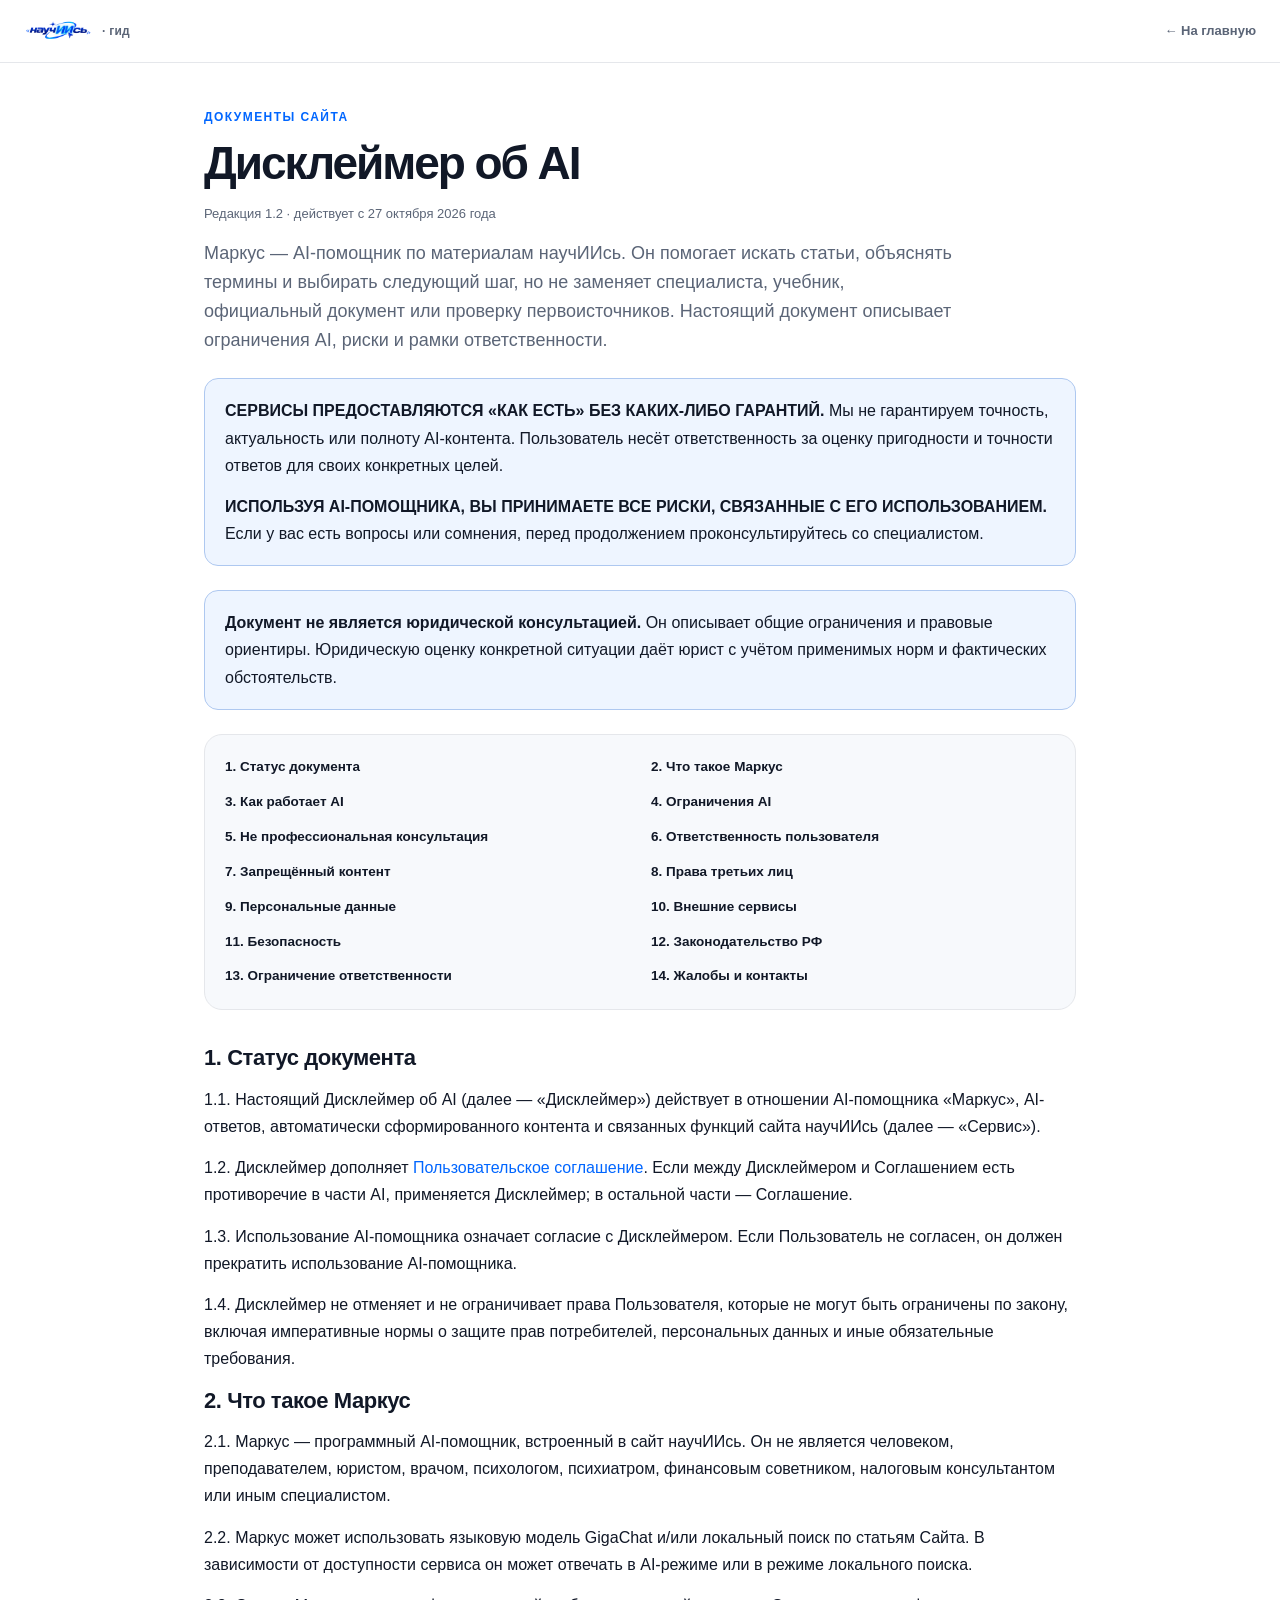
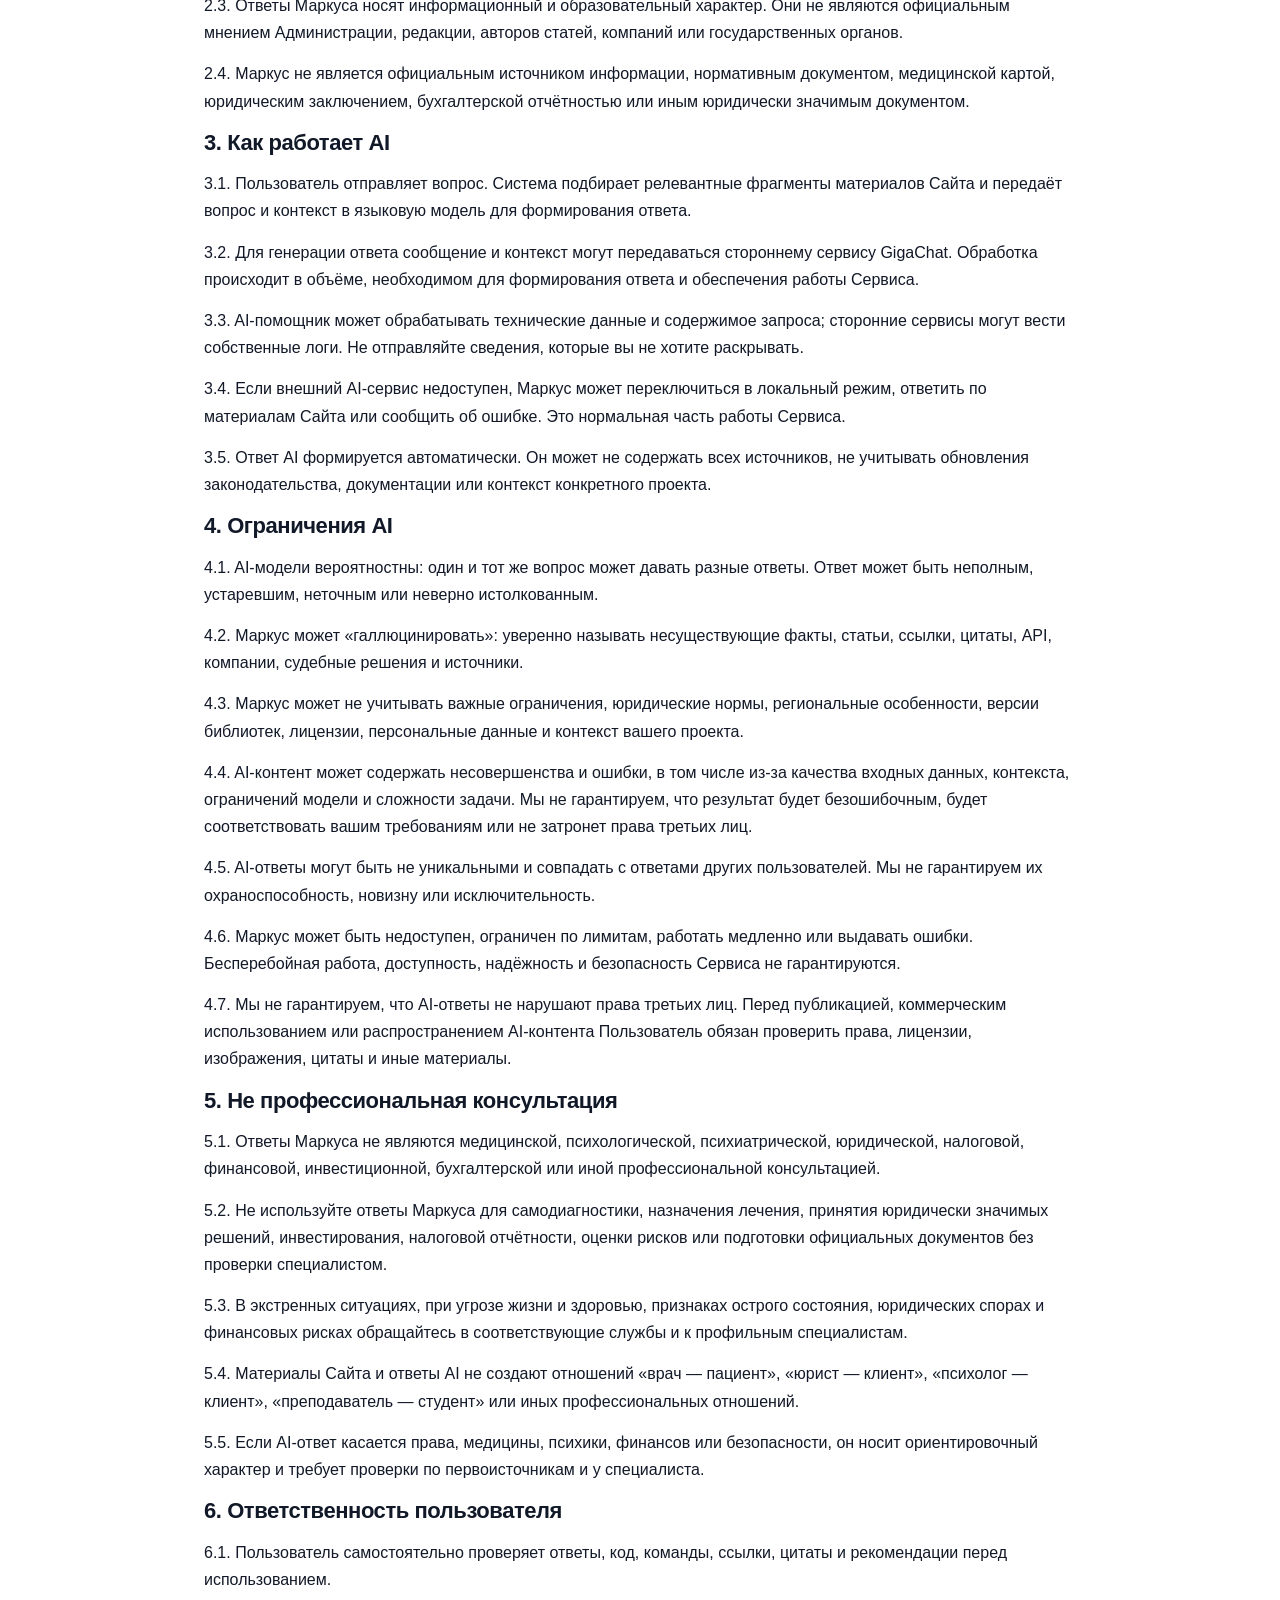
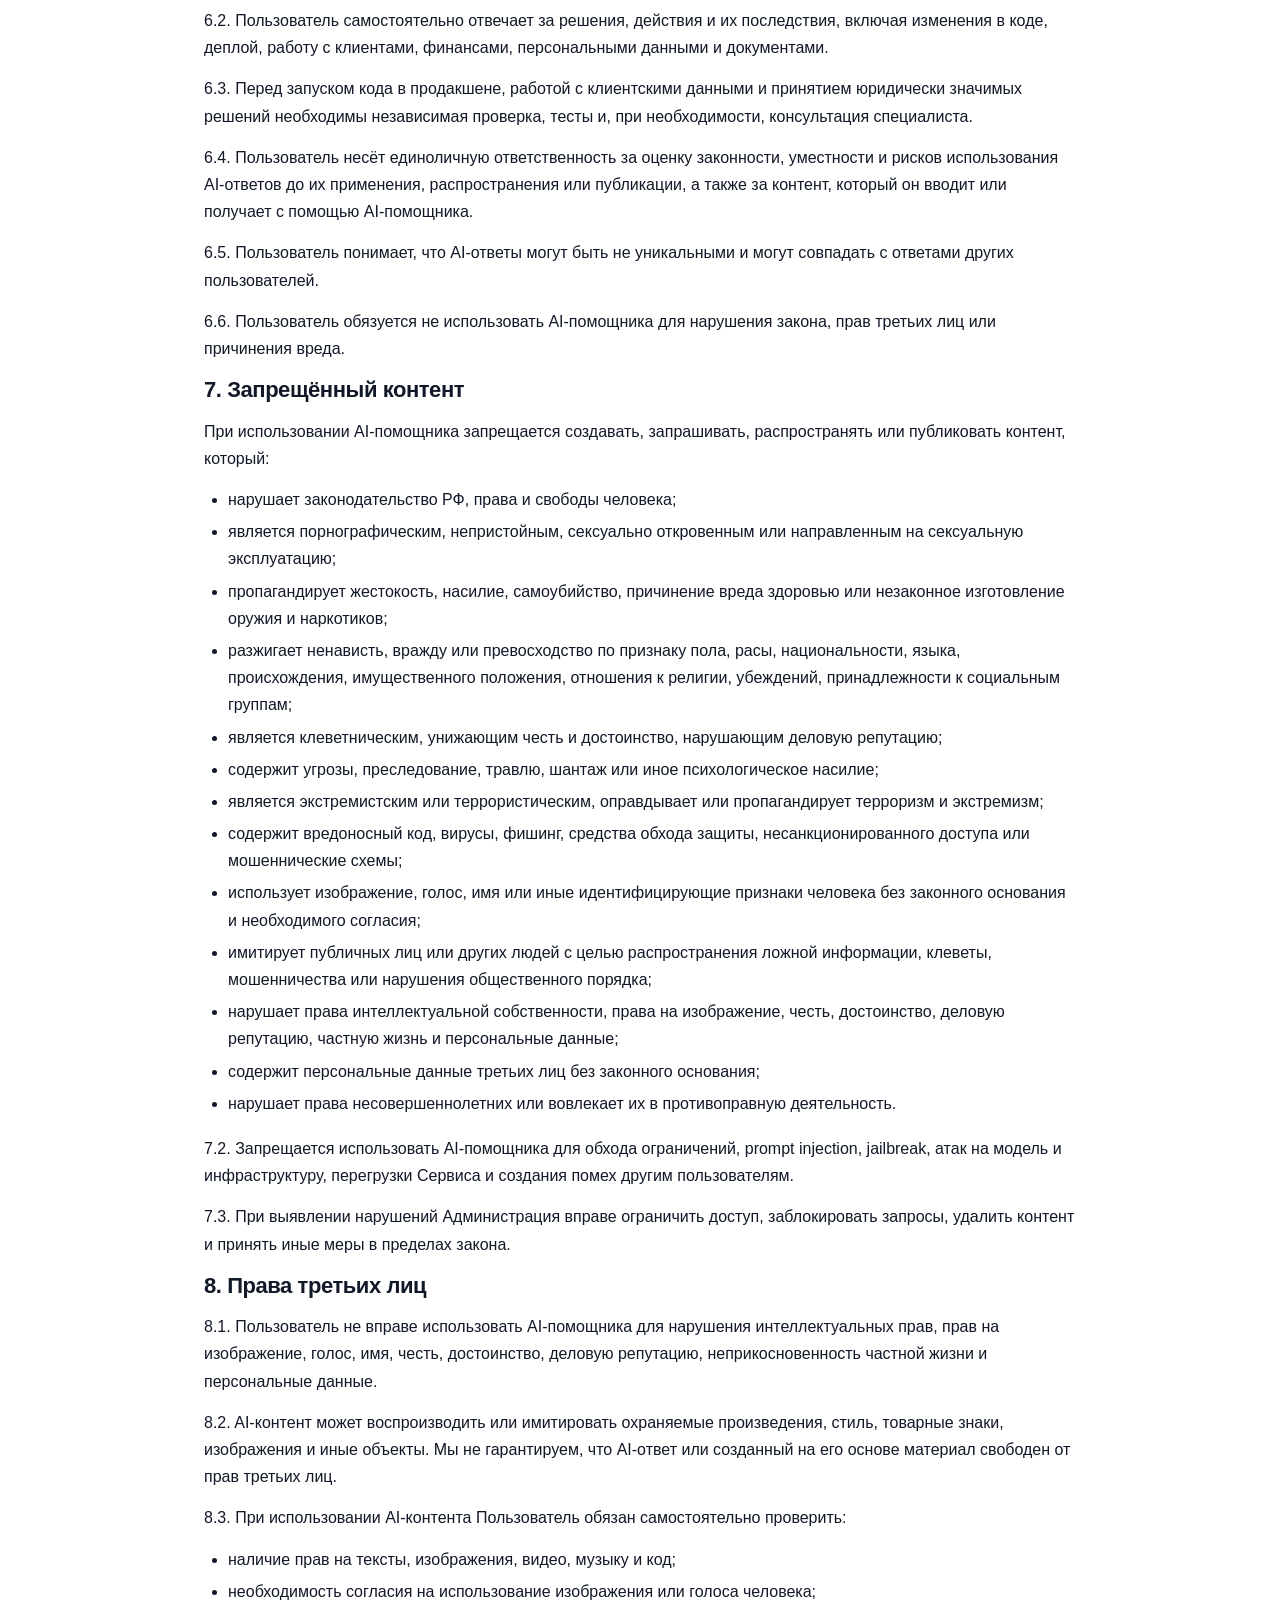
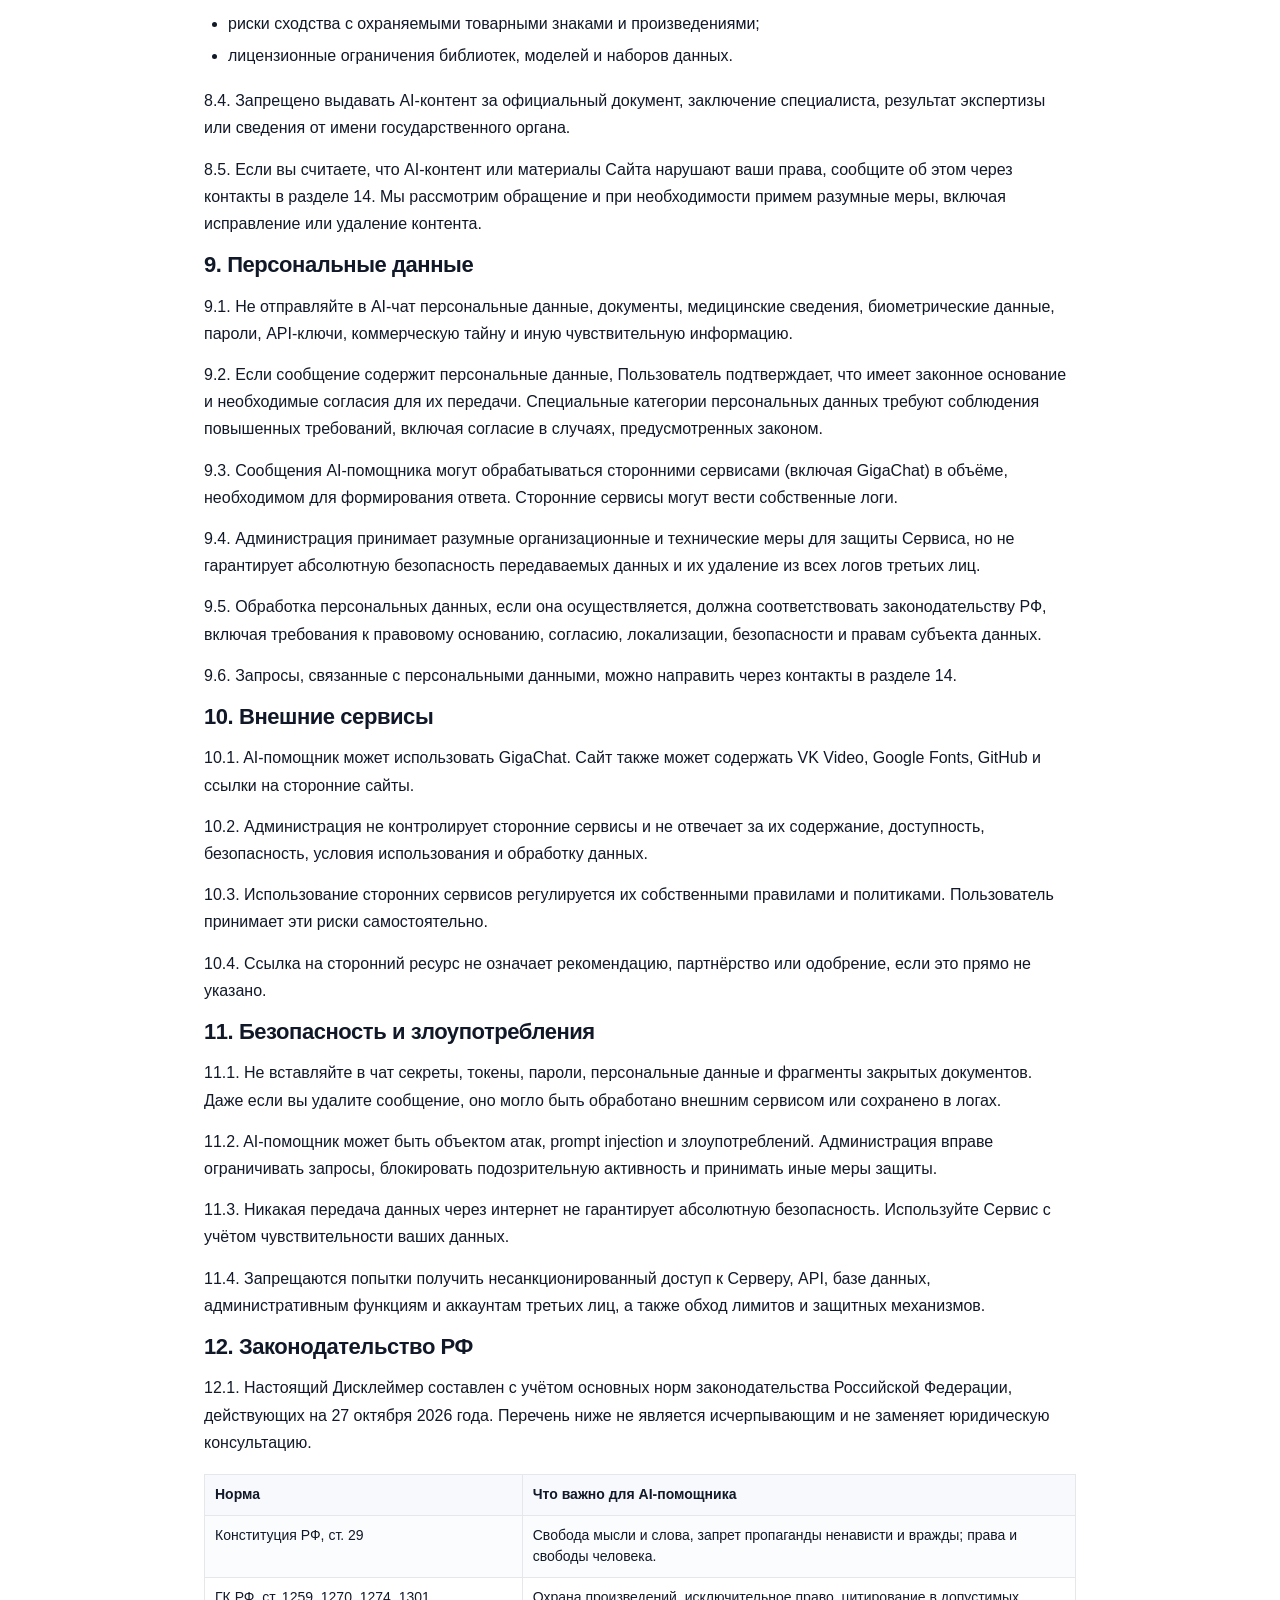
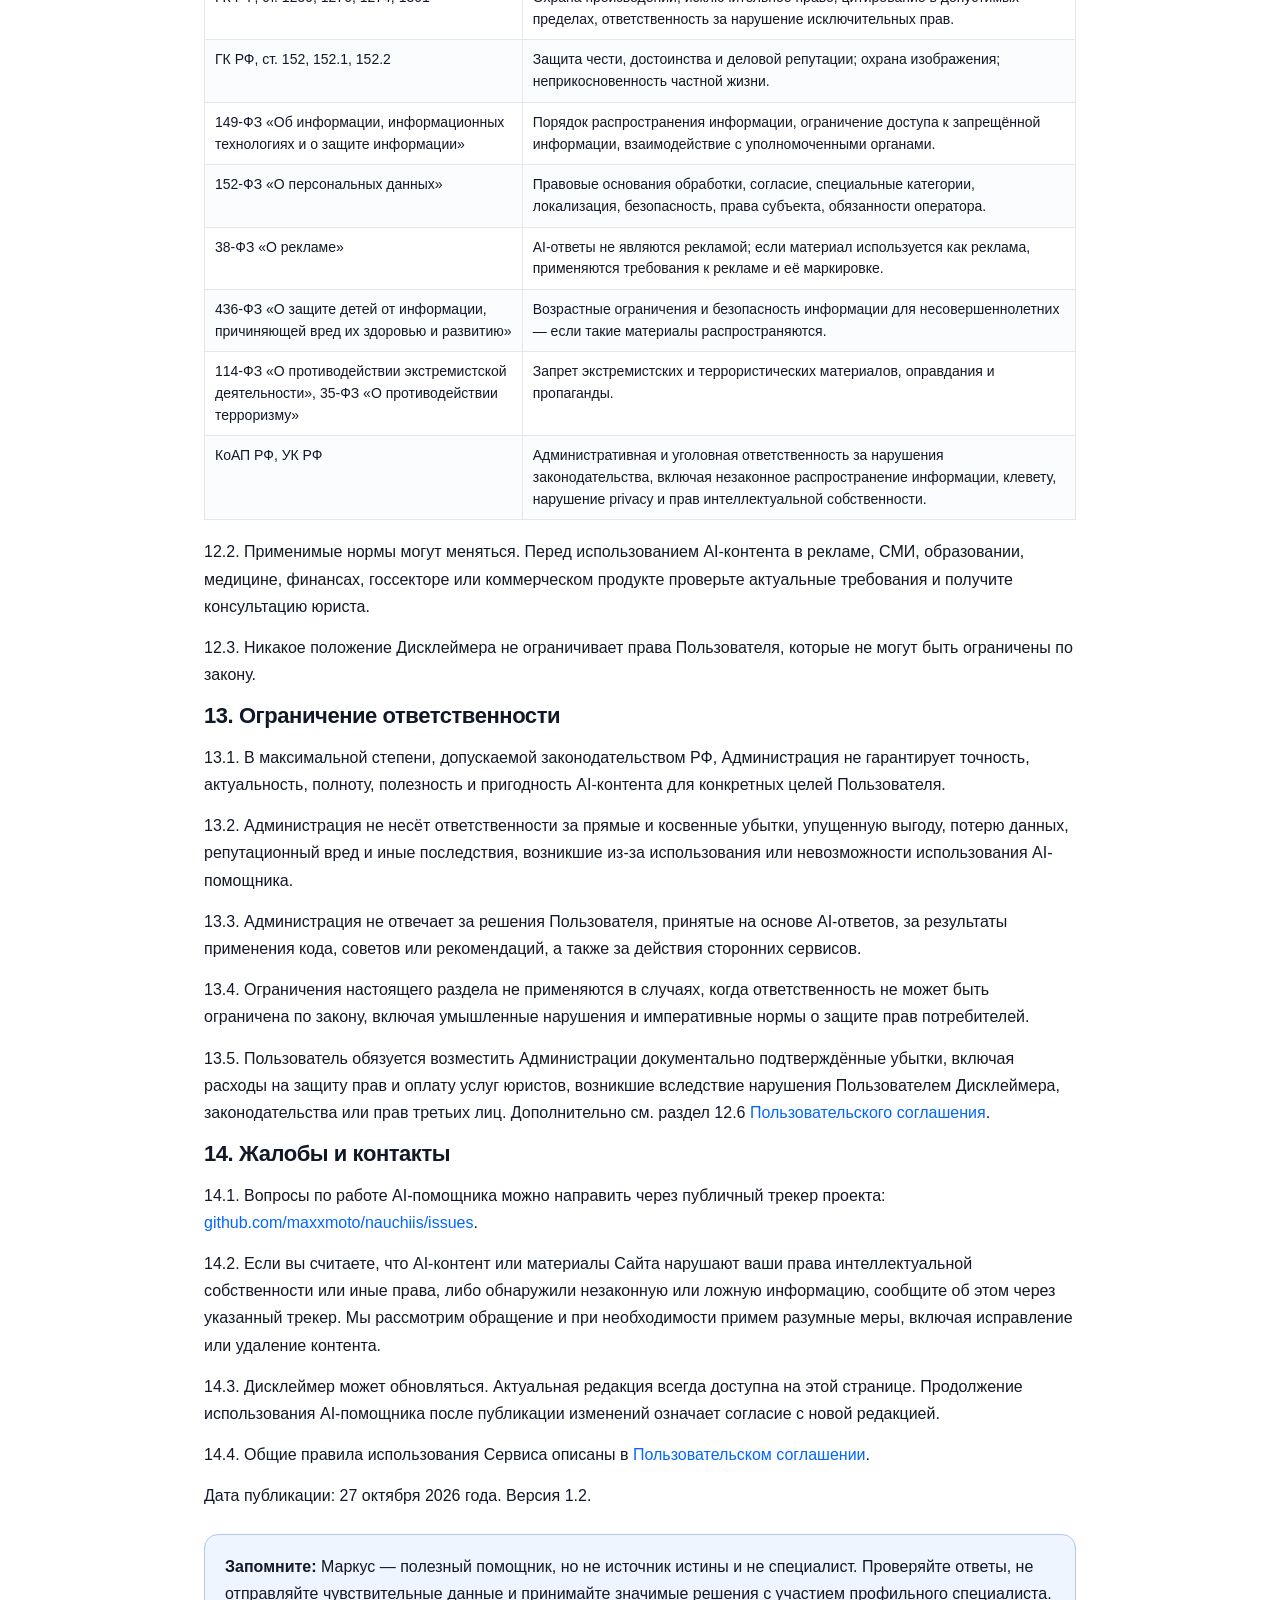
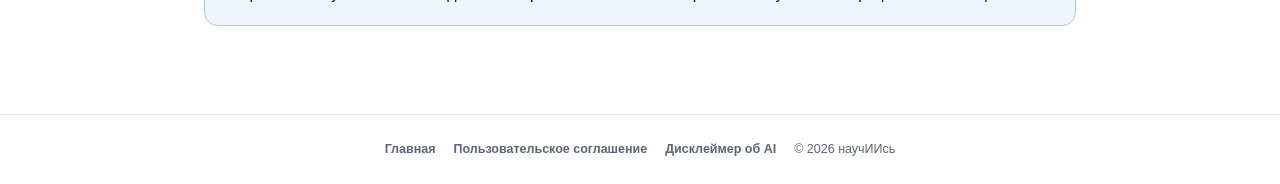
<file: ai-disclaimer.html>
<!DOCTYPE html>
<html lang="ru">
<head>
<meta charset="UTF-8">
<meta name="viewport" content="width=device-width, initial-scale=1.0">
<title>Дисклеймер об AI — научИИсь</title>
<meta name="description" content="Подробный дисклеймер об AI-помощнике Маркусе: ограничения, ответственность, запрещённый контент, персональные данные и применимые нормы законодательства РФ.">
<meta name="robots" content="noindex, follow">
<meta name="theme-color" content="#0066ff">
<link rel="canonical" href="https://xn--80aqaqb1b2a.xn--p1ai/ai-disclaimer.html">
<link rel="icon" type="image/svg+xml" href="static/icons/favicon.svg">
<link rel="stylesheet" href="static/css/legal.css">
</head>
<body>
<header class="legal-header">
  <a class="legal-brand" href="./">
    <img src="static/logos/logo.webp" alt="научИИсь" width="400" height="200">
    <span>· гид</span>
  </a>
  <a class="legal-back" href="./">← На главную</a>
</header>

<main class="legal-wrap">
<article class="legal-doc">
  <div class="legal-kicker">Документы сайта</div>
  <h1>Дисклеймер об AI</h1>
  <p class="legal-meta">Редакция 1.2 · действует с 27 октября 2026 года</p>

  <p class="legal-lead">Маркус — AI-помощник по материалам научИИсь. Он помогает искать статьи, объяснять термины и выбирать следующий шаг, но не заменяет специалиста, учебник, официальный документ или проверку первоисточников. Настоящий документ описывает ограничения AI, риски и рамки ответственности.</p>

  <div class="legal-note">
    <p><strong>СЕРВИСЫ ПРЕДОСТАВЛЯЮТСЯ «КАК ЕСТЬ» БЕЗ КАКИХ-ЛИБО ГАРАНТИЙ.</strong> Мы не гарантируем точность, актуальность или полноту AI-контента. Пользователь несёт ответственность за оценку пригодности и точности ответов для своих конкретных целей.</p>
    <p><strong>ИСПОЛЬЗУЯ AI-ПОМОЩНИКА, ВЫ ПРИНИМАЕТЕ ВСЕ РИСКИ, СВЯЗАННЫЕ С ЕГО ИСПОЛЬЗОВАНИЕМ.</strong> Если у вас есть вопросы или сомнения, перед продолжением проконсультируйтесь со специалистом.</p>
  </div>

  <div class="legal-note">
    <p><strong>Документ не является юридической консультацией.</strong> Он описывает общие ограничения и правовые ориентиры. Юридическую оценку конкретной ситуации даёт юрист с учётом применимых норм и фактических обстоятельств.</p>
  </div>

  <nav class="legal-toc" aria-label="Содержание дисклеймера">
    <a href="#status">1. Статус документа</a>
    <a href="#what">2. Что такое Маркус</a>
    <a href="#how">3. Как работает AI</a>
    <a href="#limits">4. Ограничения AI</a>
    <a href="#advice">5. Не профессиональная консультация</a>
    <a href="#responsibility">6. Ответственность пользователя</a>
    <a href="#prohibited">7. Запрещённый контент</a>
    <a href="#rights">8. Права третьих лиц</a>
    <a href="#data">9. Персональные данные</a>
    <a href="#external">10. Внешние сервисы</a>
    <a href="#security">11. Безопасность</a>
    <a href="#law">12. Законодательство РФ</a>
    <a href="#liability">13. Ограничение ответственности</a>
    <a href="#contacts">14. Жалобы и контакты</a>
  </nav>

  <section id="status">
    <h2>1. Статус документа</h2>
    <p>1.1. Настоящий Дисклеймер об AI (далее — «Дисклеймер») действует в отношении AI-помощника «Маркус», AI-ответов, автоматически сформированного контента и связанных функций сайта научИИсь (далее — «Сервис»).</p>
    <p>1.2. Дисклеймер дополняет <a href="terms.html">Пользовательское соглашение</a>. Если между Дисклеймером и Соглашением есть противоречие в части AI, применяется Дисклеймер; в остальной части — Соглашение.</p>
    <p>1.3. Использование AI-помощника означает согласие с Дисклеймером. Если Пользователь не согласен, он должен прекратить использование AI-помощника.</p>
    <p>1.4. Дисклеймер не отменяет и не ограничивает права Пользователя, которые не могут быть ограничены по закону, включая императивные нормы о защите прав потребителей, персональных данных и иные обязательные требования.</p>
  </section>

  <section id="what">
    <h2>2. Что такое Маркус</h2>
    <p>2.1. Маркус — программный AI-помощник, встроенный в сайт научИИсь. Он не является человеком, преподавателем, юристом, врачом, психологом, психиатром, финансовым советником, налоговым консультантом или иным специалистом.</p>
    <p>2.2. Маркус может использовать языковую модель GigaChat и/или локальный поиск по статьям Сайта. В зависимости от доступности сервиса он может отвечать в AI-режиме или в режиме локального поиска.</p>
    <p>2.3. Ответы Маркуса носят информационный и образовательный характер. Они не являются официальным мнением Администрации, редакции, авторов статей, компаний или государственных органов.</p>
    <p>2.4. Маркус не является официальным источником информации, нормативным документом, медицинской картой, юридическим заключением, бухгалтерской отчётностью или иным юридически значимым документом.</p>
  </section>

  <section id="how">
    <h2>3. Как работает AI</h2>
    <p>3.1. Пользователь отправляет вопрос. Система подбирает релевантные фрагменты материалов Сайта и передаёт вопрос и контекст в языковую модель для формирования ответа.</p>
    <p>3.2. Для генерации ответа сообщение и контекст могут передаваться стороннему сервису GigaChat. Обработка происходит в объёме, необходимом для формирования ответа и обеспечения работы Сервиса.</p>
    <p>3.3. AI-помощник может обрабатывать технические данные и содержимое запроса; сторонние сервисы могут вести собственные логи. Не отправляйте сведения, которые вы не хотите раскрывать.</p>
    <p>3.4. Если внешний AI-сервис недоступен, Маркус может переключиться в локальный режим, ответить по материалам Сайта или сообщить об ошибке. Это нормальная часть работы Сервиса.</p>
    <p>3.5. Ответ AI формируется автоматически. Он может не содержать всех источников, не учитывать обновления законодательства, документации или контекст конкретного проекта.</p>
  </section>

  <section id="limits">
    <h2>4. Ограничения AI</h2>
    <p>4.1. AI-модели вероятностны: один и тот же вопрос может давать разные ответы. Ответ может быть неполным, устаревшим, неточным или неверно истолкованным.</p>
    <p>4.2. Маркус может «галлюцинировать»: уверенно называть несуществующие факты, статьи, ссылки, цитаты, API, компании, судебные решения и источники.</p>
    <p>4.3. Маркус может не учитывать важные ограничения, юридические нормы, региональные особенности, версии библиотек, лицензии, персональные данные и контекст вашего проекта.</p>
    <p>4.4. AI-контент может содержать несовершенства и ошибки, в том числе из-за качества входных данных, контекста, ограничений модели и сложности задачи. Мы не гарантируем, что результат будет безошибочным, будет соответствовать вашим требованиям или не затронет права третьих лиц.</p>
    <p>4.5. AI-ответы могут быть не уникальными и совпадать с ответами других пользователей. Мы не гарантируем их охраноспособность, новизну или исключительность.</p>
    <p>4.6. Маркус может быть недоступен, ограничен по лимитам, работать медленно или выдавать ошибки. Бесперебойная работа, доступность, надёжность и безопасность Сервиса не гарантируются.</p>
    <p>4.7. Мы не гарантируем, что AI-ответы не нарушают права третьих лиц. Перед публикацией, коммерческим использованием или распространением AI-контента Пользователь обязан проверить права, лицензии, изображения, цитаты и иные материалы.</p>
  </section>

  <section id="advice">
    <h2>5. Не профессиональная консультация</h2>
    <p>5.1. Ответы Маркуса не являются медицинской, психологической, психиатрической, юридической, налоговой, финансовой, инвестиционной, бухгалтерской или иной профессиональной консультацией.</p>
    <p>5.2. Не используйте ответы Маркуса для самодиагностики, назначения лечения, принятия юридически значимых решений, инвестирования, налоговой отчётности, оценки рисков или подготовки официальных документов без проверки специалистом.</p>
    <p>5.3. В экстренных ситуациях, при угрозе жизни и здоровью, признаках острого состояния, юридических спорах и финансовых рисках обращайтесь в соответствующие службы и к профильным специалистам.</p>
    <p>5.4. Материалы Сайта и ответы AI не создают отношений «врач — пациент», «юрист — клиент», «психолог — клиент», «преподаватель — студент» или иных профессиональных отношений.</p>
    <p>5.5. Если AI-ответ касается права, медицины, психики, финансов или безопасности, он носит ориентировочный характер и требует проверки по первоисточникам и у специалиста.</p>
  </section>

  <section id="responsibility">
    <h2>6. Ответственность пользователя</h2>
    <p>6.1. Пользователь самостоятельно проверяет ответы, код, команды, ссылки, цитаты и рекомендации перед использованием.</p>
    <p>6.2. Пользователь самостоятельно отвечает за решения, действия и их последствия, включая изменения в коде, деплой, работу с клиентами, финансами, персональными данными и документами.</p>
    <p>6.3. Перед запуском кода в продакшене, работой с клиентскими данными и принятием юридически значимых решений необходимы независимая проверка, тесты и, при необходимости, консультация специалиста.</p>
    <p>6.4. Пользователь несёт единоличную ответственность за оценку законности, уместности и рисков использования AI-ответов до их применения, распространения или публикации, а также за контент, который он вводит или получает с помощью AI-помощника.</p>
    <p>6.5. Пользователь понимает, что AI-ответы могут быть не уникальными и могут совпадать с ответами других пользователей.</p>
    <p>6.6. Пользователь обязуется не использовать AI-помощника для нарушения закона, прав третьих лиц или причинения вреда.</p>
  </section>

  <section id="prohibited">
    <h2>7. Запрещённый контент</h2>
    <p>При использовании AI-помощника запрещается создавать, запрашивать, распространять или публиковать контент, который:</p>
    <ul>
      <li>нарушает законодательство РФ, права и свободы человека;</li>
      <li>является порнографическим, непристойным, сексуально откровенным или направленным на сексуальную эксплуатацию;</li>
      <li>пропагандирует жестокость, насилие, самоубийство, причинение вреда здоровью или незаконное изготовление оружия и наркотиков;</li>
      <li>разжигает ненависть, вражду или превосходство по признаку пола, расы, национальности, языка, происхождения, имущественного положения, отношения к религии, убеждений, принадлежности к социальным группам;</li>
      <li>является клеветническим, унижающим честь и достоинство, нарушающим деловую репутацию;</li>
      <li>содержит угрозы, преследование, травлю, шантаж или иное психологическое насилие;</li>
      <li>является экстремистским или террористическим, оправдывает или пропагандирует терроризм и экстремизм;</li>
      <li>содержит вредоносный код, вирусы, фишинг, средства обхода защиты, несанкционированного доступа или мошеннические схемы;</li>
      <li>использует изображение, голос, имя или иные идентифицирующие признаки человека без законного основания и необходимого согласия;</li>
      <li>имитирует публичных лиц или других людей с целью распространения ложной информации, клеветы, мошенничества или нарушения общественного порядка;</li>
      <li>нарушает права интеллектуальной собственности, права на изображение, честь, достоинство, деловую репутацию, частную жизнь и персональные данные;</li>
      <li>содержит персональные данные третьих лиц без законного основания;</li>
      <li>нарушает права несовершеннолетних или вовлекает их в противоправную деятельность.</li>
    </ul>
    <p>7.2. Запрещается использовать AI-помощника для обхода ограничений, prompt injection, jailbreak, атак на модель и инфраструктуру, перегрузки Сервиса и создания помех другим пользователям.</p>
    <p>7.3. При выявлении нарушений Администрация вправе ограничить доступ, заблокировать запросы, удалить контент и принять иные меры в пределах закона.</p>
  </section>

  <section id="rights">
    <h2>8. Права третьих лиц</h2>
    <p>8.1. Пользователь не вправе использовать AI-помощника для нарушения интеллектуальных прав, прав на изображение, голос, имя, честь, достоинство, деловую репутацию, неприкосновенность частной жизни и персональные данные.</p>
    <p>8.2. AI-контент может воспроизводить или имитировать охраняемые произведения, стиль, товарные знаки, изображения и иные объекты. Мы не гарантируем, что AI-ответ или созданный на его основе материал свободен от прав третьих лиц.</p>
    <p>8.3. При использовании AI-контента Пользователь обязан самостоятельно проверить:
      <ul>
        <li>наличие прав на тексты, изображения, видео, музыку и код;</li>
        <li>необходимость согласия на использование изображения или голоса человека;</li>
        <li>риски сходства с охраняемыми товарными знаками и произведениями;</li>
        <li>лицензионные ограничения библиотек, моделей и наборов данных.</li>
      </ul>
    </p>
    <p>8.4. Запрещено выдавать AI-контент за официальный документ, заключение специалиста, результат экспертизы или сведения от имени государственного органа.</p>
    <p>8.5. Если вы считаете, что AI-контент или материалы Сайта нарушают ваши права, сообщите об этом через контакты в разделе 14. Мы рассмотрим обращение и при необходимости примем разумные меры, включая исправление или удаление контента.</p>
  </section>

  <section id="data">
    <h2>9. Персональные данные</h2>
    <p>9.1. Не отправляйте в AI-чат персональные данные, документы, медицинские сведения, биометрические данные, пароли, API-ключи, коммерческую тайну и иную чувствительную информацию.</p>
    <p>9.2. Если сообщение содержит персональные данные, Пользователь подтверждает, что имеет законное основание и необходимые согласия для их передачи. Специальные категории персональных данных требуют соблюдения повышенных требований, включая согласие в случаях, предусмотренных законом.</p>
    <p>9.3. Сообщения AI-помощника могут обрабатываться сторонними сервисами (включая GigaChat) в объёме, необходимом для формирования ответа. Сторонние сервисы могут вести собственные логи.</p>
    <p>9.4. Администрация принимает разумные организационные и технические меры для защиты Сервиса, но не гарантирует абсолютную безопасность передаваемых данных и их удаление из всех логов третьих лиц.</p>
    <p>9.5. Обработка персональных данных, если она осуществляется, должна соответствовать законодательству РФ, включая требования к правовому основанию, согласию, локализации, безопасности и правам субъекта данных.</p>
    <p>9.6. Запросы, связанные с персональными данными, можно направить через контакты в разделе 14.</p>
  </section>

  <section id="external">
    <h2>10. Внешние сервисы</h2>
    <p>10.1. AI-помощник может использовать GigaChat. Сайт также может содержать VK Video, Google Fonts, GitHub и ссылки на сторонние сайты.</p>
    <p>10.2. Администрация не контролирует сторонние сервисы и не отвечает за их содержание, доступность, безопасность, условия использования и обработку данных.</p>
    <p>10.3. Использование сторонних сервисов регулируется их собственными правилами и политиками. Пользователь принимает эти риски самостоятельно.</p>
    <p>10.4. Ссылка на сторонний ресурс не означает рекомендацию, партнёрство или одобрение, если это прямо не указано.</p>
  </section>

  <section id="security">
    <h2>11. Безопасность и злоупотребления</h2>
    <p>11.1. Не вставляйте в чат секреты, токены, пароли, персональные данные и фрагменты закрытых документов. Даже если вы удалите сообщение, оно могло быть обработано внешним сервисом или сохранено в логах.</p>
    <p>11.2. AI-помощник может быть объектом атак, prompt injection и злоупотреблений. Администрация вправе ограничивать запросы, блокировать подозрительную активность и принимать иные меры защиты.</p>
    <p>11.3. Никакая передача данных через интернет не гарантирует абсолютную безопасность. Используйте Сервис с учётом чувствительности ваших данных.</p>
    <p>11.4. Запрещаются попытки получить несанкционированный доступ к Серверу, API, базе данных, административным функциям и аккаунтам третьих лиц, а также обход лимитов и защитных механизмов.</p>
  </section>

  <section id="law">
    <h2>12. Законодательство РФ</h2>
    <p>12.1. Настоящий Дисклеймер составлен с учётом основных норм законодательства Российской Федерации, действующих на 27 октября 2026 года. Перечень ниже не является исчерпывающим и не заменяет юридическую консультацию.</p>
    <table>
      <tr><th>Норма</th><th>Что важно для AI-помощника</th></tr>
      <tr><td>Конституция РФ, ст. 29</td><td>Свобода мысли и слова, запрет пропаганды ненависти и вражды; права и свободы человека.</td></tr>
      <tr><td>ГК РФ, ст. 1259, 1270, 1274, 1301</td><td>Охрана произведений, исключительное право, цитирование в допустимых пределах, ответственность за нарушение исключительных прав.</td></tr>
      <tr><td>ГК РФ, ст. 152, 152.1, 152.2</td><td>Защита чести, достоинства и деловой репутации; охрана изображения; неприкосновенность частной жизни.</td></tr>
      <tr><td>149-ФЗ «Об информации, информационных технологиях и о защите информации»</td><td>Порядок распространения информации, ограничение доступа к запрещённой информации, взаимодействие с уполномоченными органами.</td></tr>
      <tr><td>152-ФЗ «О персональных данных»</td><td>Правовые основания обработки, согласие, специальные категории, локализация, безопасность, права субъекта, обязанности оператора.</td></tr>
      <tr><td>38-ФЗ «О рекламе»</td><td>AI-ответы не являются рекламой; если материал используется как реклама, применяются требования к рекламе и её маркировке.</td></tr>
      <tr><td>436-ФЗ «О защите детей от информации, причиняющей вред их здоровью и развитию»</td><td>Возрастные ограничения и безопасность информации для несовершеннолетних — если такие материалы распространяются.</td></tr>
      <tr><td>114-ФЗ «О противодействии экстремистской деятельности», 35-ФЗ «О противодействии терроризму»</td><td>Запрет экстремистских и террористических материалов, оправдания и пропаганды.</td></tr>
      <tr><td>КоАП РФ, УК РФ</td><td>Административная и уголовная ответственность за нарушения законодательства, включая незаконное распространение информации, клевету, нарушение privacy и прав интеллектуальной собственности.</td></tr>
    </table>
    <p>12.2. Применимые нормы могут меняться. Перед использованием AI-контента в рекламе, СМИ, образовании, медицине, финансах, госсекторе или коммерческом продукте проверьте актуальные требования и получите консультацию юриста.</p>
    <p>12.3. Никакое положение Дисклеймера не ограничивает права Пользователя, которые не могут быть ограничены по закону.</p>
  </section>

  <section id="liability">
    <h2>13. Ограничение ответственности</h2>
    <p>13.1. В максимальной степени, допускаемой законодательством РФ, Администрация не гарантирует точность, актуальность, полноту, полезность и пригодность AI-контента для конкретных целей Пользователя.</p>
    <p>13.2. Администрация не несёт ответственности за прямые и косвенные убытки, упущенную выгоду, потерю данных, репутационный вред и иные последствия, возникшие из-за использования или невозможности использования AI-помощника.</p>
    <p>13.3. Администрация не отвечает за решения Пользователя, принятые на основе AI-ответов, за результаты применения кода, советов или рекомендаций, а также за действия сторонних сервисов.</p>
    <p>13.4. Ограничения настоящего раздела не применяются в случаях, когда ответственность не может быть ограничена по закону, включая умышленные нарушения и императивные нормы о защите прав потребителей.</p>
    <p>13.5. Пользователь обязуется возместить Администрации документально подтверждённые убытки, включая расходы на защиту прав и оплату услуг юристов, возникшие вследствие нарушения Пользователем Дисклеймера, законодательства или прав третьих лиц. Дополнительно см. раздел 12.6 <a href="terms.html">Пользовательского соглашения</a>.</p>
  </section>

  <section id="contacts">
    <h2>14. Жалобы и контакты</h2>
    <p>14.1. Вопросы по работе AI-помощника можно направить через публичный трекер проекта: <a href="https://github.com/maxxmoto/nauchiis/issues" target="_blank" rel="noopener noreferrer">github.com/maxxmoto/nauchiis/issues</a>.</p>
    <p>14.2. Если вы считаете, что AI-контент или материалы Сайта нарушают ваши права интеллектуальной собственности или иные права, либо обнаружили незаконную или ложную информацию, сообщите об этом через указанный трекер. Мы рассмотрим обращение и при необходимости примем разумные меры, включая исправление или удаление контента.</p>
    <p>14.3. Дисклеймер может обновляться. Актуальная редакция всегда доступна на этой странице. Продолжение использования AI-помощника после публикации изменений означает согласие с новой редакцией.</p>
    <p>14.4. Общие правила использования Сервиса описаны в <a href="terms.html">Пользовательском соглашении</a>.</p>
    <p>Дата публикации: 27 октября 2026 года. Версия 1.2.</p>
  </section>

  <div class="legal-note">
    <p><strong>Запомните:</strong> Маркус — полезный помощник, но не источник истины и не специалист. Проверяйте ответы, не отправляйте чувствительные данные и принимайте значимые решения с участием профильного специалиста.</p>
  </div>
</article>
</main>

<footer class="legal-footer">
  <a href="./">Главная</a>
  <a href="terms.html">Пользовательское соглашение</a>
  <a href="ai-disclaimer.html">Дисклеймер об AI</a>
  <span>© 2026 научИИсь</span>
</footer>
</body>
</html>
</file>
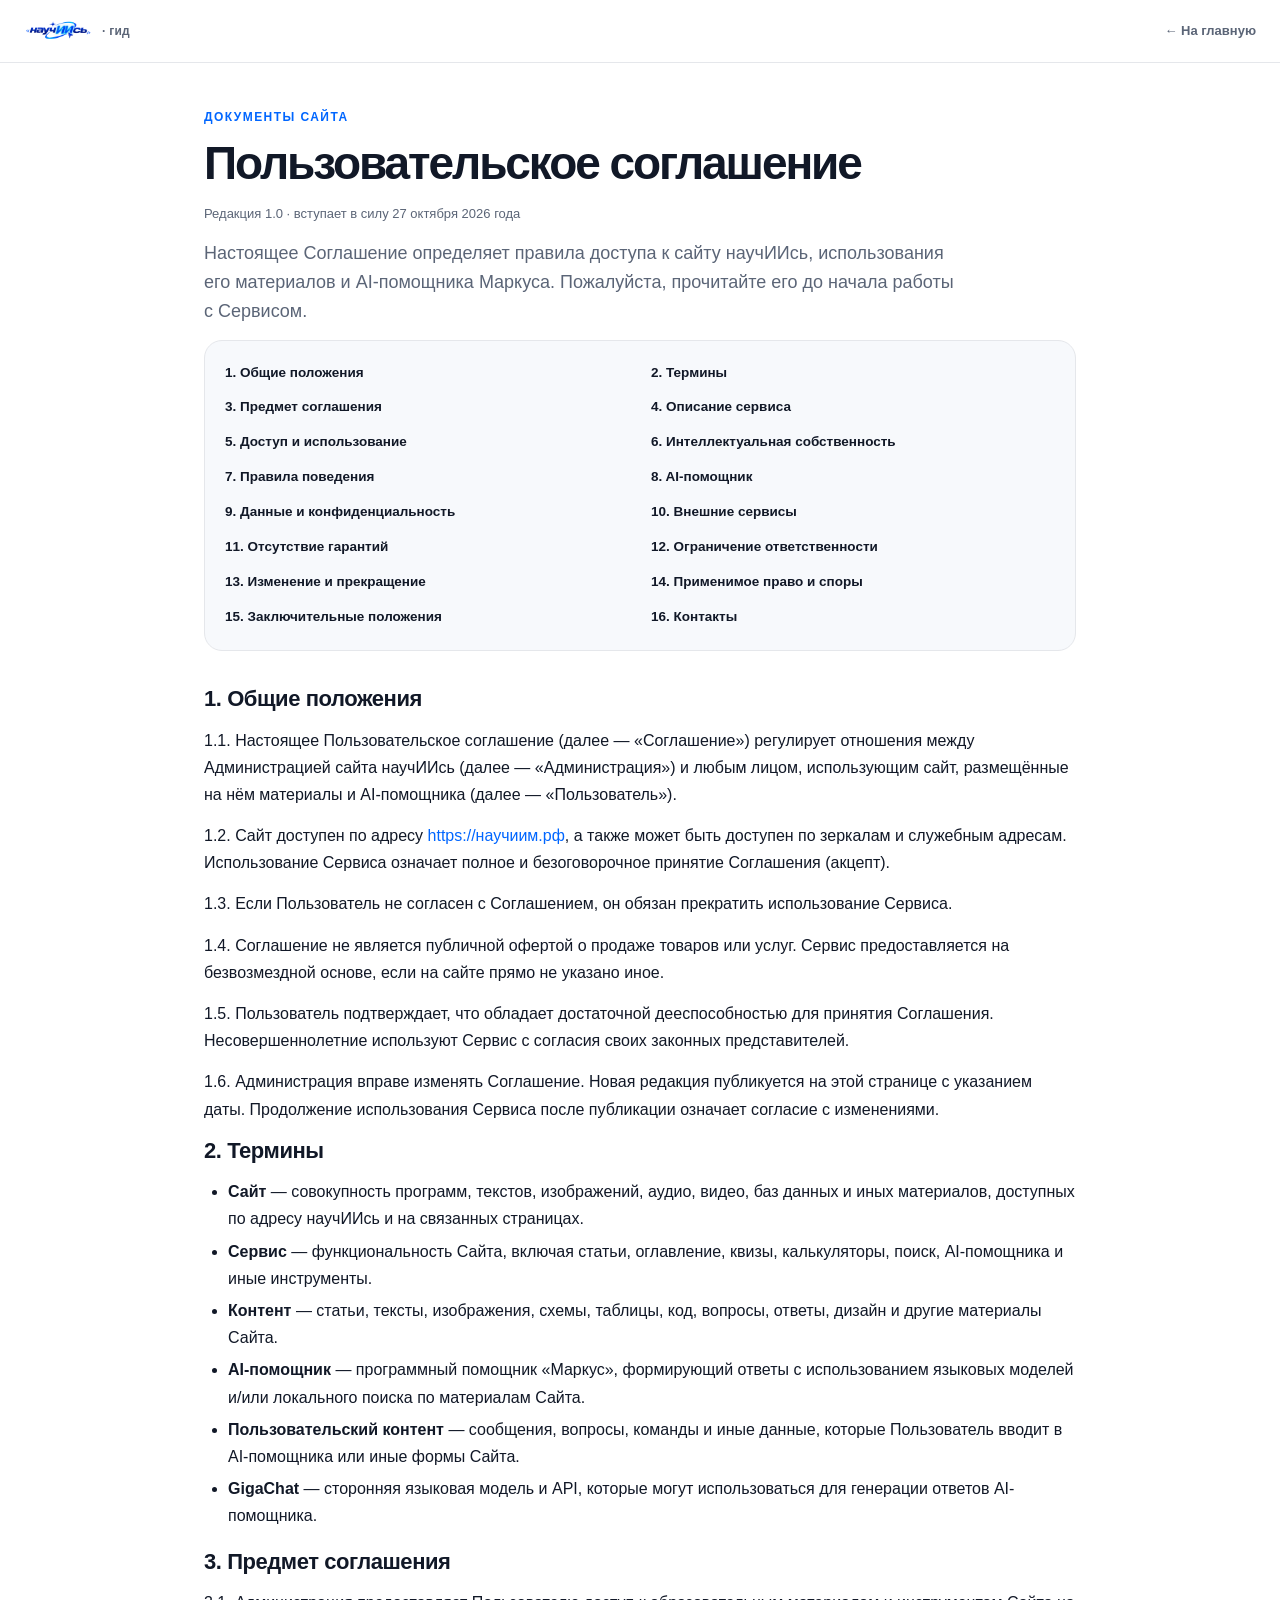
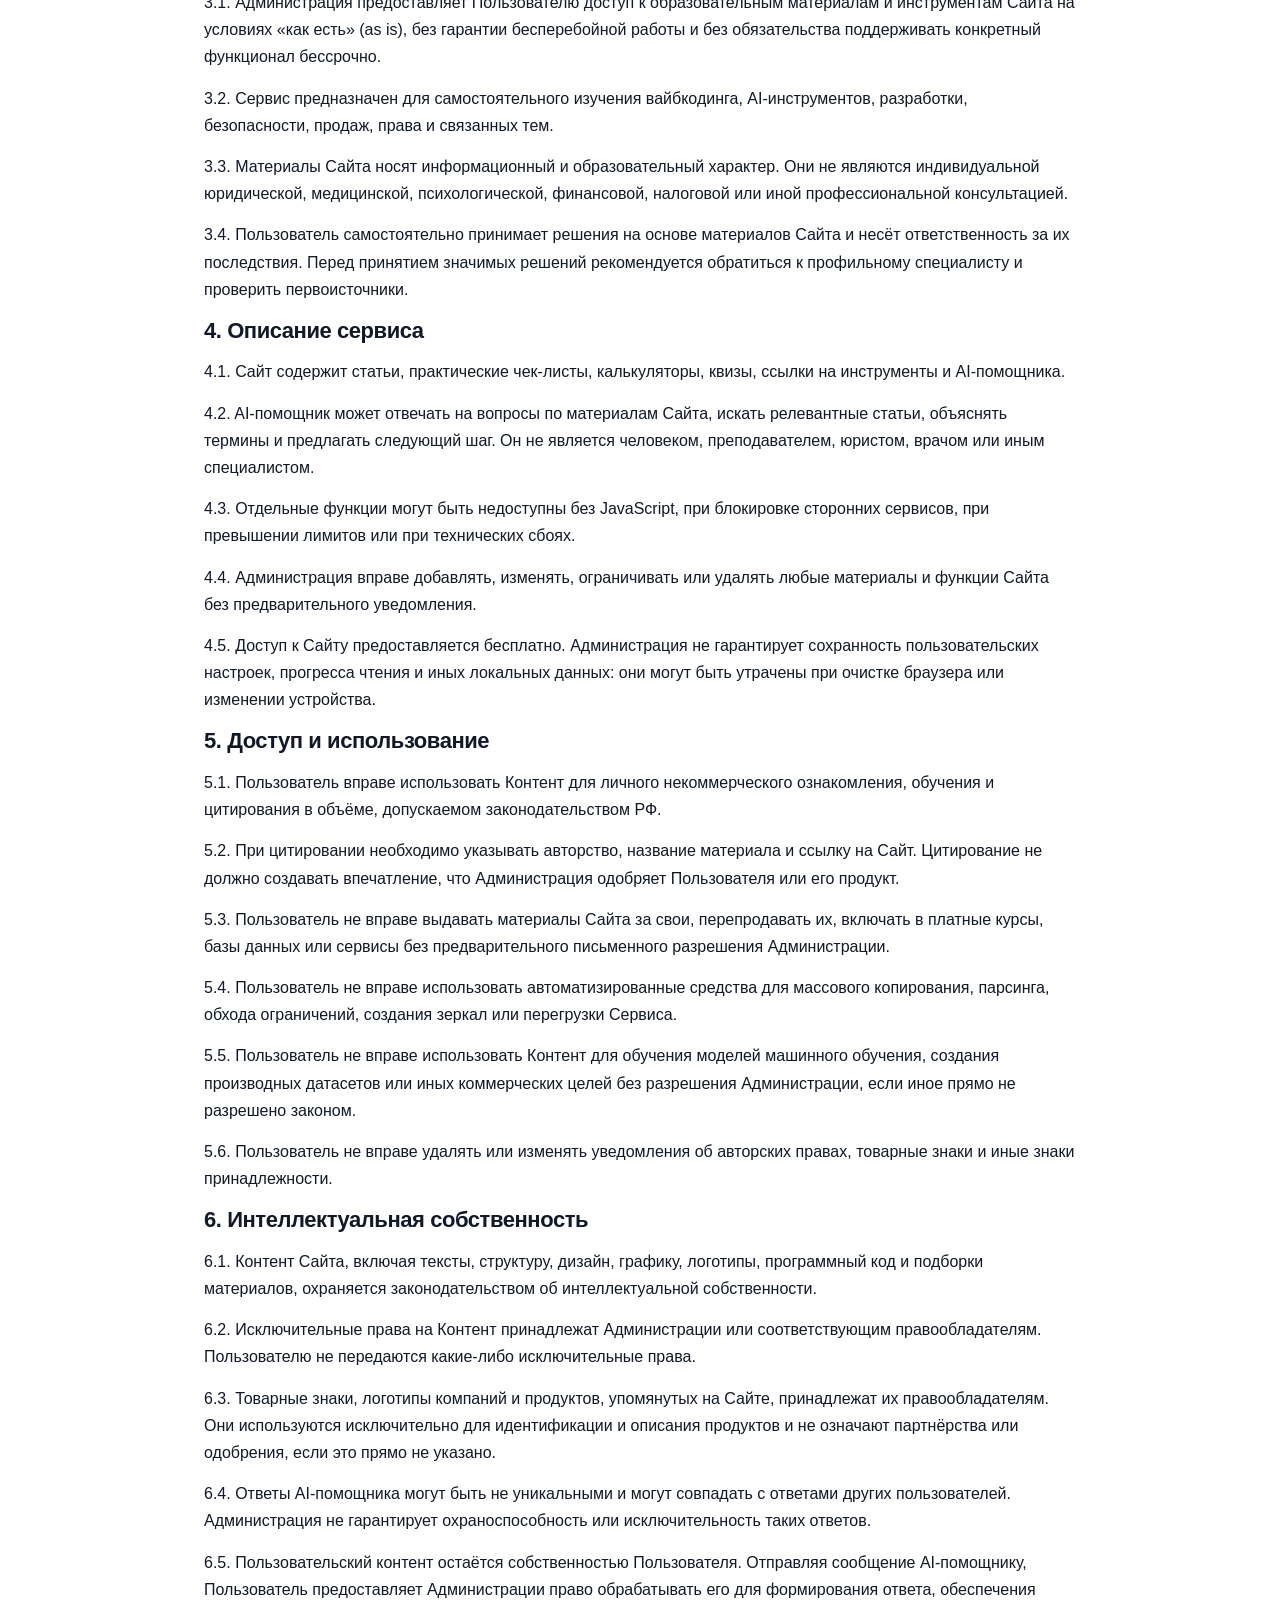
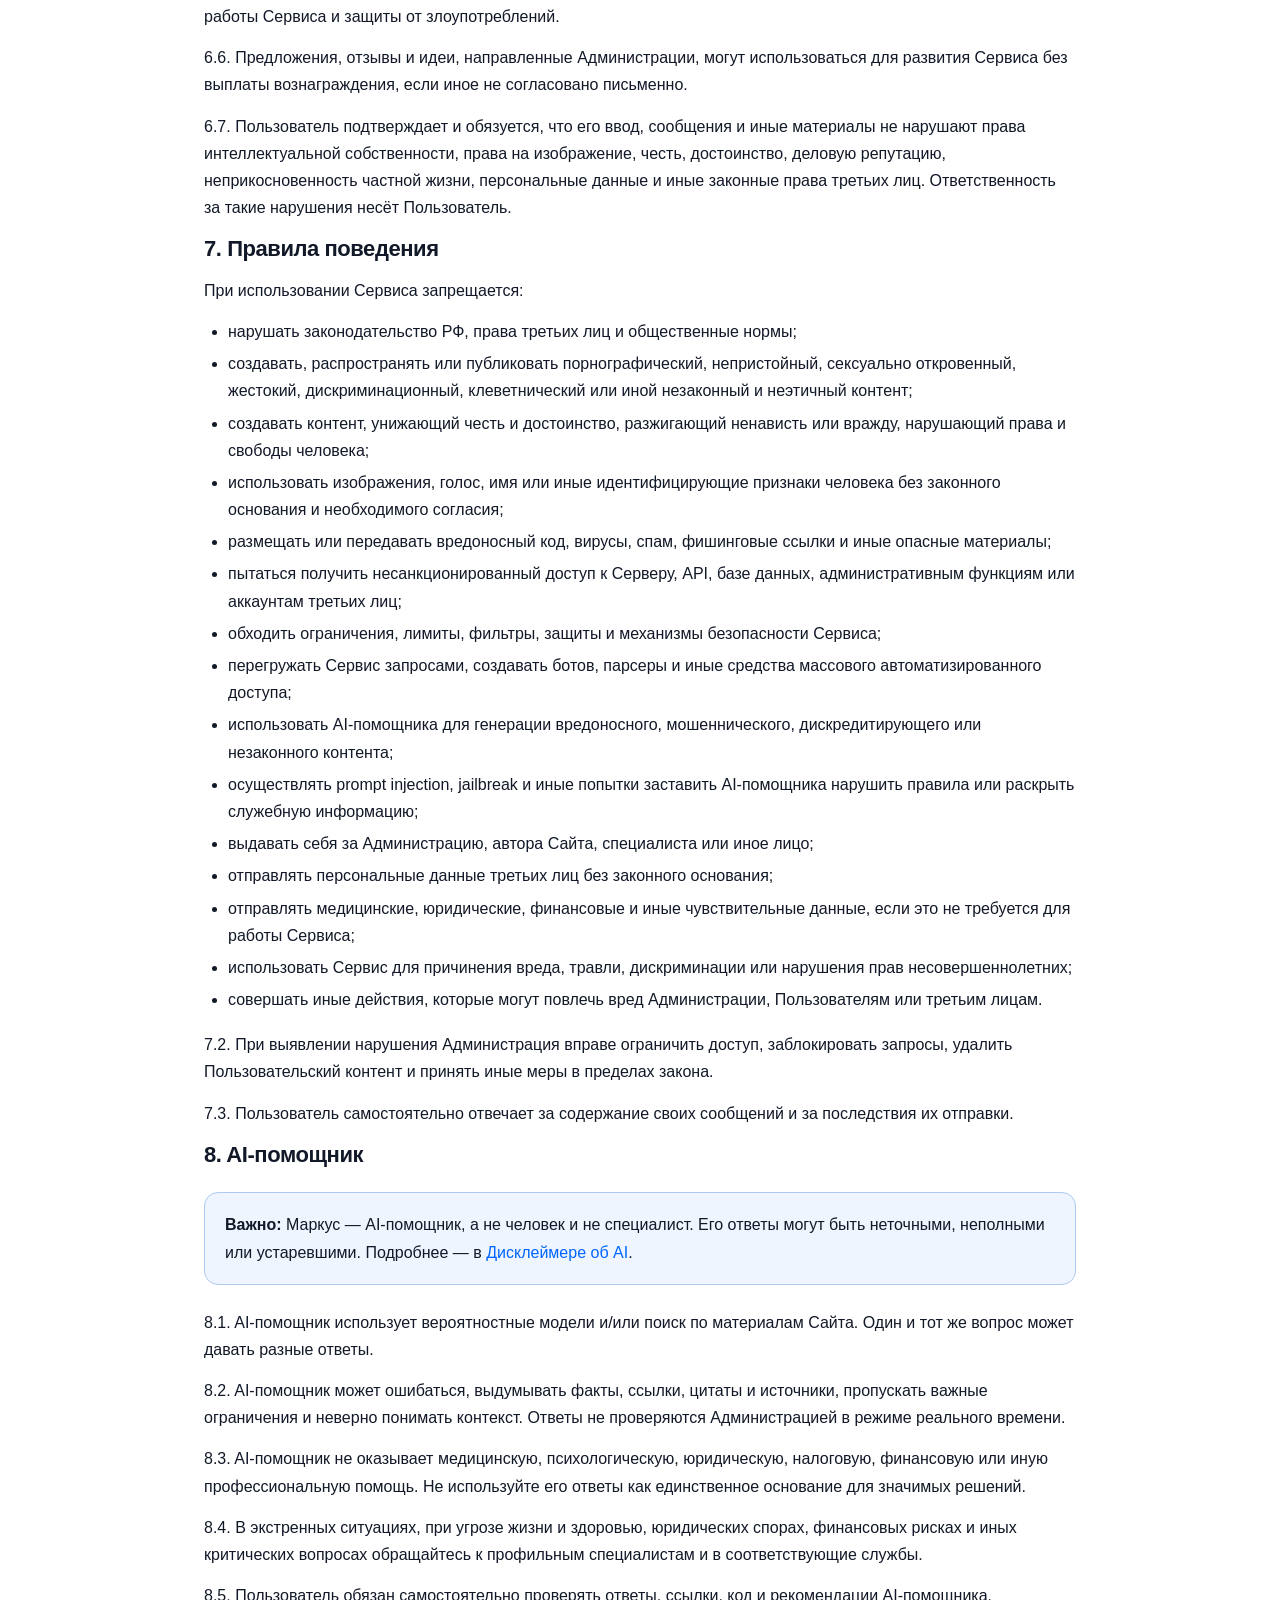
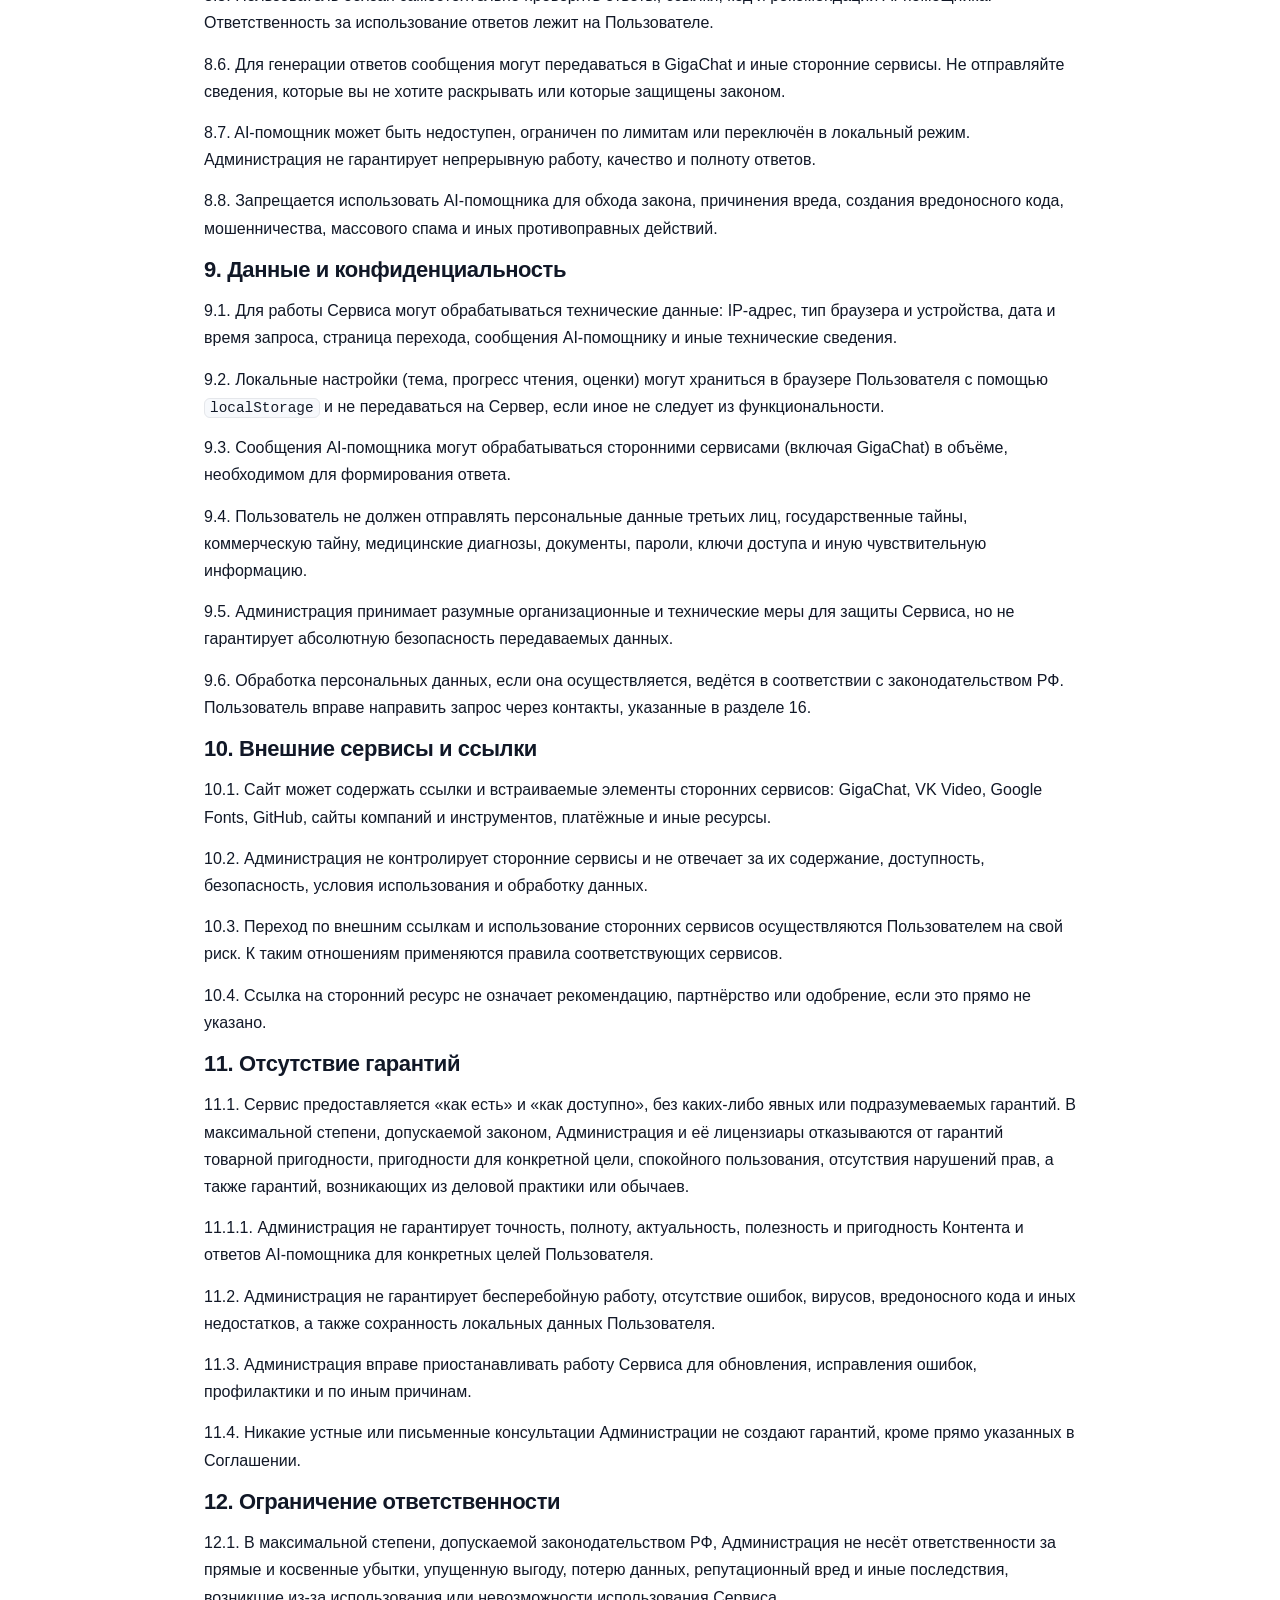
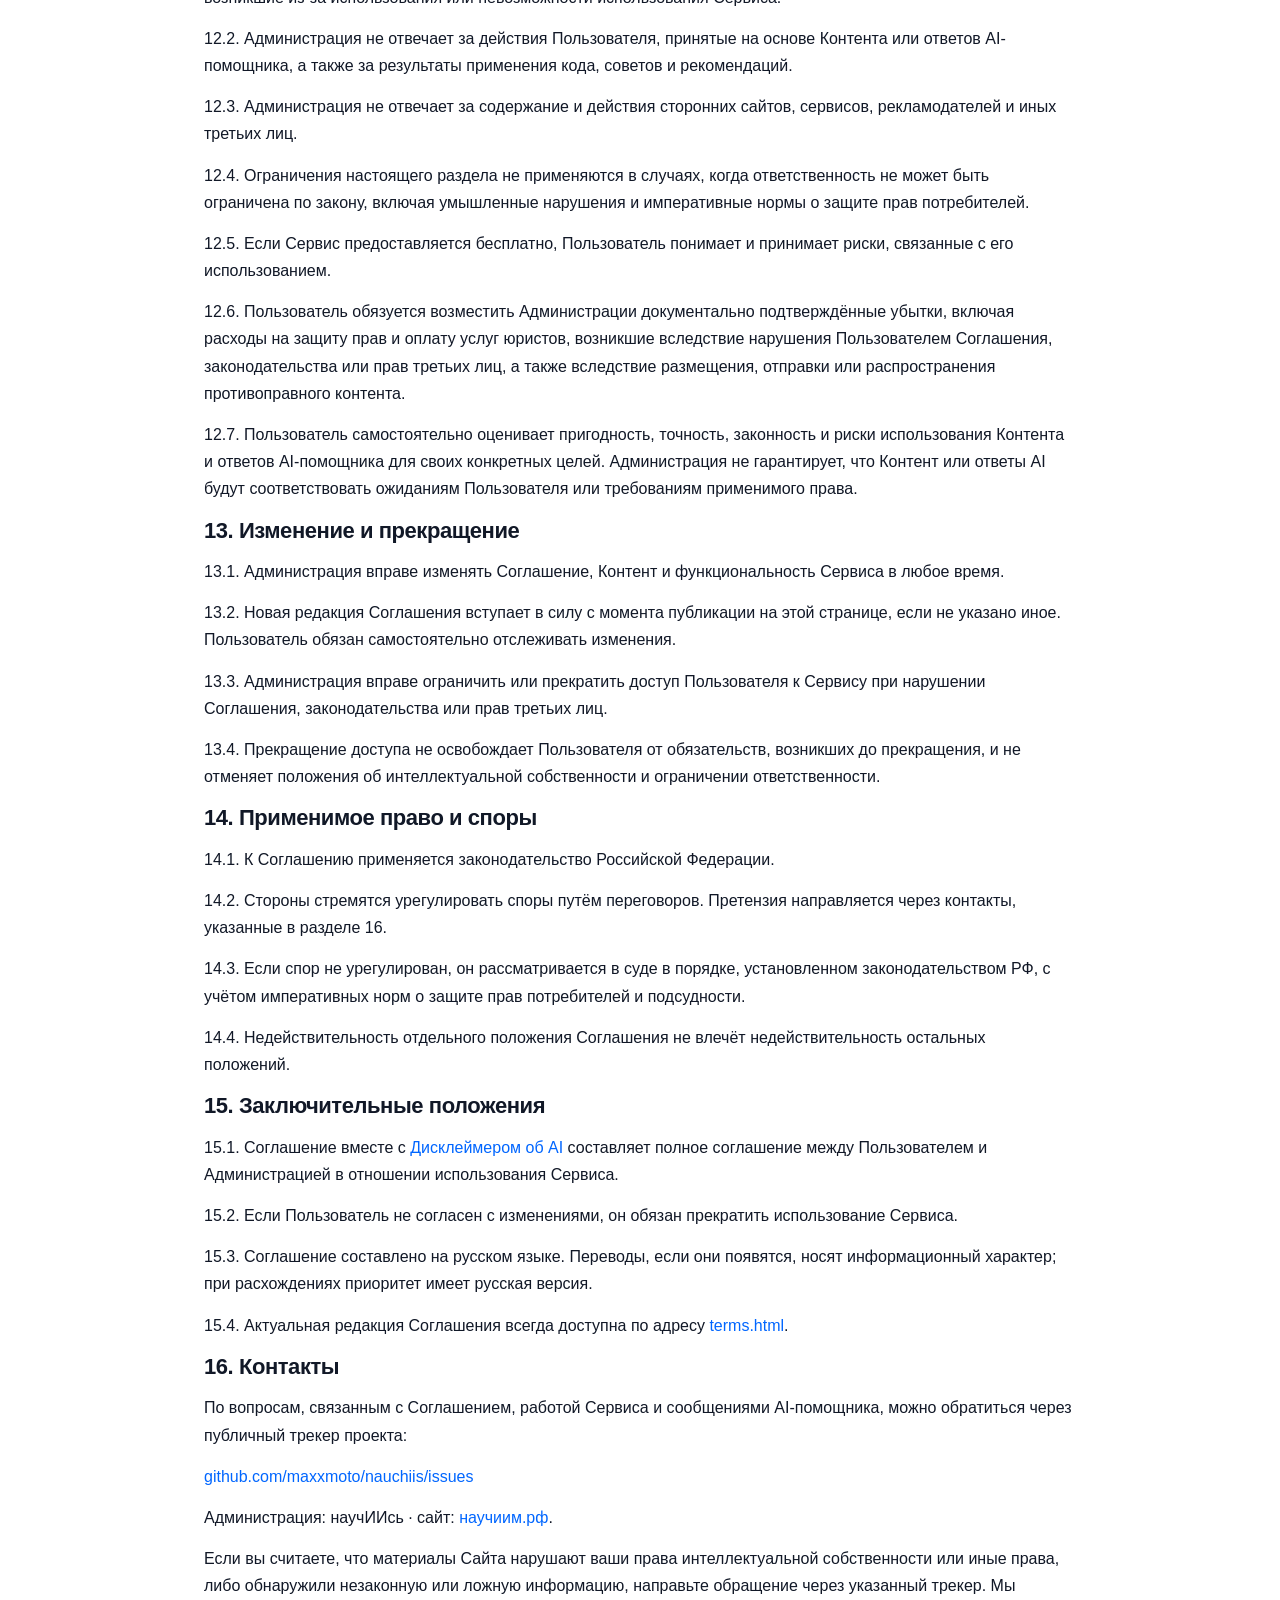
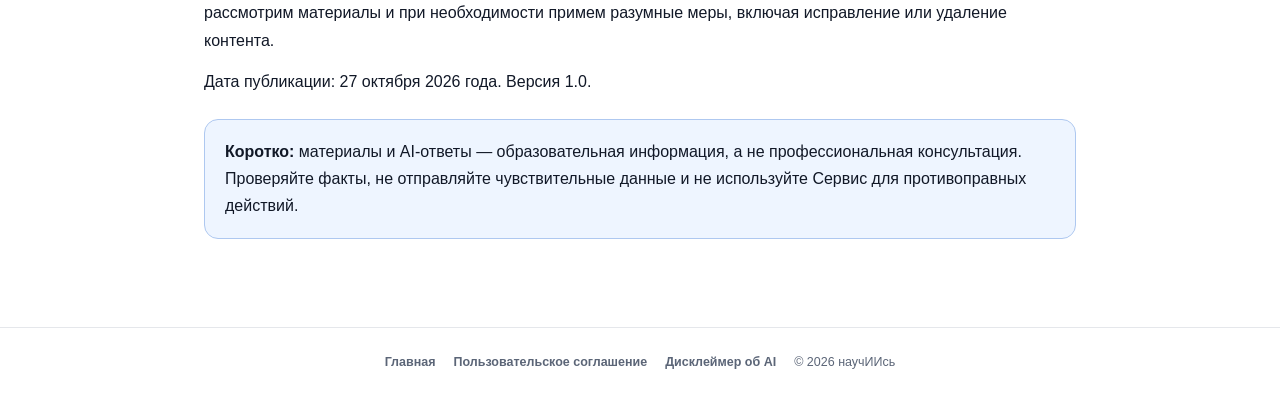
<file: terms.html>
<!DOCTYPE html>
<html lang="ru">
<head>
<meta charset="UTF-8">
<meta name="viewport" content="width=device-width, initial-scale=1.0">
<title>Пользовательское соглашение — научИИсь</title>
<meta name="description" content="Пользовательское соглашение сайта научИИсь: правила использования материалов, AI-помощника Маркуса, интеллектуальная собственность и ограничение ответственности.">
<meta name="robots" content="noindex, follow">
<meta name="theme-color" content="#0066ff">
<link rel="canonical" href="https://xn--80aqaqb1b2a.xn--p1ai/terms.html">
<link rel="icon" type="image/svg+xml" href="static/icons/favicon.svg">
<link rel="stylesheet" href="static/css/legal.css">
</head>
<body>
<header class="legal-header">
  <a class="legal-brand" href="./">
    <img src="static/logos/logo.webp" alt="научИИсь" width="400" height="200">
    <span>· гид</span>
  </a>
  <a class="legal-back" href="./">← На главную</a>
</header>

<main class="legal-wrap">
<article class="legal-doc">
  <div class="legal-kicker">Документы сайта</div>
  <h1>Пользовательское соглашение</h1>
  <p class="legal-meta">Редакция 1.0 · вступает в силу 27 октября 2026 года</p>

  <p class="legal-lead">Настоящее Соглашение определяет правила доступа к сайту научИИсь, использования его материалов и AI-помощника Маркуса. Пожалуйста, прочитайте его до начала работы с Сервисом.</p>

  <nav class="legal-toc" aria-label="Содержание соглашения">
    <a href="#general">1. Общие положения</a>
    <a href="#terms">2. Термины</a>
    <a href="#subject">3. Предмет соглашения</a>
    <a href="#service">4. Описание сервиса</a>
    <a href="#access">5. Доступ и использование</a>
    <a href="#ip">6. Интеллектуальная собственность</a>
    <a href="#rules">7. Правила поведения</a>
    <a href="#ai">8. AI-помощник</a>
    <a href="#data">9. Данные и конфиденциальность</a>
    <a href="#external">10. Внешние сервисы</a>
    <a href="#warranty">11. Отсутствие гарантий</a>
    <a href="#liability">12. Ограничение ответственности</a>
    <a href="#changes">13. Изменение и прекращение</a>
    <a href="#law">14. Применимое право и споры</a>
    <a href="#final">15. Заключительные положения</a>
    <a href="#contacts">16. Контакты</a>
  </nav>

  <section id="general">
    <h2>1. Общие положения</h2>
    <p>1.1. Настоящее Пользовательское соглашение (далее — «Соглашение») регулирует отношения между Администрацией сайта научИИсь (далее — «Администрация») и любым лицом, использующим сайт, размещённые на нём материалы и AI-помощника (далее — «Пользователь»).</p>
    <p>1.2. Сайт доступен по адресу <a href="https://xn--80aqaqb1b2a.xn--p1ai/">https://научиим.рф</a>, а также может быть доступен по зеркалам и служебным адресам. Использование Сервиса означает полное и безоговорочное принятие Соглашения (акцепт).</p>
    <p>1.3. Если Пользователь не согласен с Соглашением, он обязан прекратить использование Сервиса.</p>
    <p>1.4. Соглашение не является публичной офертой о продаже товаров или услуг. Сервис предоставляется на безвозмездной основе, если на сайте прямо не указано иное.</p>
    <p>1.5. Пользователь подтверждает, что обладает достаточной дееспособностью для принятия Соглашения. Несовершеннолетние используют Сервис с согласия своих законных представителей.</p>
    <p>1.6. Администрация вправе изменять Соглашение. Новая редакция публикуется на этой странице с указанием даты. Продолжение использования Сервиса после публикации означает согласие с изменениями.</p>
  </section>

  <section id="terms">
    <h2>2. Термины</h2>
    <ul>
      <li><strong>Сайт</strong> — совокупность программ, текстов, изображений, аудио, видео, баз данных и иных материалов, доступных по адресу научИИсь и на связанных страницах.</li>
      <li><strong>Сервис</strong> — функциональность Сайта, включая статьи, оглавление, квизы, калькуляторы, поиск, AI-помощника и иные инструменты.</li>
      <li><strong>Контент</strong> — статьи, тексты, изображения, схемы, таблицы, код, вопросы, ответы, дизайн и другие материалы Сайта.</li>
      <li><strong>AI-помощник</strong> — программный помощник «Маркус», формирующий ответы с использованием языковых моделей и/или локального поиска по материалам Сайта.</li>
      <li><strong>Пользовательский контент</strong> — сообщения, вопросы, команды и иные данные, которые Пользователь вводит в AI-помощника или иные формы Сайта.</li>
      <li><strong>GigaChat</strong> — сторонняя языковая модель и API, которые могут использоваться для генерации ответов AI-помощника.</li>
    </ul>
  </section>

  <section id="subject">
    <h2>3. Предмет соглашения</h2>
    <p>3.1. Администрация предоставляет Пользователю доступ к образовательным материалам и инструментам Сайта на условиях «как есть» (as is), без гарантии бесперебойной работы и без обязательства поддерживать конкретный функционал бессрочно.</p>
    <p>3.2. Сервис предназначен для самостоятельного изучения вайбкодинга, AI-инструментов, разработки, безопасности, продаж, права и связанных тем.</p>
    <p>3.3. Материалы Сайта носят информационный и образовательный характер. Они не являются индивидуальной юридической, медицинской, психологической, финансовой, налоговой или иной профессиональной консультацией.</p>
    <p>3.4. Пользователь самостоятельно принимает решения на основе материалов Сайта и несёт ответственность за их последствия. Перед принятием значимых решений рекомендуется обратиться к профильному специалисту и проверить первоисточники.</p>
  </section>

  <section id="service">
    <h2>4. Описание сервиса</h2>
    <p>4.1. Сайт содержит статьи, практические чек-листы, калькуляторы, квизы, ссылки на инструменты и AI-помощника.</p>
    <p>4.2. AI-помощник может отвечать на вопросы по материалам Сайта, искать релевантные статьи, объяснять термины и предлагать следующий шаг. Он не является человеком, преподавателем, юристом, врачом или иным специалистом.</p>
    <p>4.3. Отдельные функции могут быть недоступны без JavaScript, при блокировке сторонних сервисов, при превышении лимитов или при технических сбоях.</p>
    <p>4.4. Администрация вправе добавлять, изменять, ограничивать или удалять любые материалы и функции Сайта без предварительного уведомления.</p>
    <p>4.5. Доступ к Сайту предоставляется бесплатно. Администрация не гарантирует сохранность пользовательских настроек, прогресса чтения и иных локальных данных: они могут быть утрачены при очистке браузера или изменении устройства.</p>
  </section>

  <section id="access">
    <h2>5. Доступ и использование</h2>
    <p>5.1. Пользователь вправе использовать Контент для личного некоммерческого ознакомления, обучения и цитирования в объёме, допускаемом законодательством РФ.</p>
    <p>5.2. При цитировании необходимо указывать авторство, название материала и ссылку на Сайт. Цитирование не должно создавать впечатление, что Администрация одобряет Пользователя или его продукт.</p>
    <p>5.3. Пользователь не вправе выдавать материалы Сайта за свои, перепродавать их, включать в платные курсы, базы данных или сервисы без предварительного письменного разрешения Администрации.</p>
    <p>5.4. Пользователь не вправе использовать автоматизированные средства для массового копирования, парсинга, обхода ограничений, создания зеркал или перегрузки Сервиса.</p>
    <p>5.5. Пользователь не вправе использовать Контент для обучения моделей машинного обучения, создания производных датасетов или иных коммерческих целей без разрешения Администрации, если иное прямо не разрешено законом.</p>
    <p>5.6. Пользователь не вправе удалять или изменять уведомления об авторских правах, товарные знаки и иные знаки принадлежности.</p>
  </section>

  <section id="ip">
    <h2>6. Интеллектуальная собственность</h2>
    <p>6.1. Контент Сайта, включая тексты, структуру, дизайн, графику, логотипы, программный код и подборки материалов, охраняется законодательством об интеллектуальной собственности.</p>
    <p>6.2. Исключительные права на Контент принадлежат Администрации или соответствующим правообладателям. Пользователю не передаются какие-либо исключительные права.</p>
    <p>6.3. Товарные знаки, логотипы компаний и продуктов, упомянутых на Сайте, принадлежат их правообладателям. Они используются исключительно для идентификации и описания продуктов и не означают партнёрства или одобрения, если это прямо не указано.</p>
    <p>6.4. Ответы AI-помощника могут быть не уникальными и могут совпадать с ответами других пользователей. Администрация не гарантирует охраноспособность или исключительность таких ответов.</p>
    <p>6.5. Пользовательский контент остаётся собственностью Пользователя. Отправляя сообщение AI-помощнику, Пользователь предоставляет Администрации право обрабатывать его для формирования ответа, обеспечения работы Сервиса и защиты от злоупотреблений.</p>
    <p>6.6. Предложения, отзывы и идеи, направленные Администрации, могут использоваться для развития Сервиса без выплаты вознаграждения, если иное не согласовано письменно.</p>
    <p>6.7. Пользователь подтверждает и обязуется, что его ввод, сообщения и иные материалы не нарушают права интеллектуальной собственности, права на изображение, честь, достоинство, деловую репутацию, неприкосновенность частной жизни, персональные данные и иные законные права третьих лиц. Ответственность за такие нарушения несёт Пользователь.</p>
  </section>

  <section id="rules">
    <h2>7. Правила поведения</h2>
    <p>При использовании Сервиса запрещается:</p>
    <ul>
      <li>нарушать законодательство РФ, права третьих лиц и общественные нормы;</li>
      <li>создавать, распространять или публиковать порнографический, непристойный, сексуально откровенный, жестокий, дискриминационный, клеветнический или иной незаконный и неэтичный контент;</li>
      <li>создавать контент, унижающий честь и достоинство, разжигающий ненависть или вражду, нарушающий права и свободы человека;</li>
      <li>использовать изображения, голос, имя или иные идентифицирующие признаки человека без законного основания и необходимого согласия;</li>
      <li>размещать или передавать вредоносный код, вирусы, спам, фишинговые ссылки и иные опасные материалы;</li>
      <li>пытаться получить несанкционированный доступ к Серверу, API, базе данных, административным функциям или аккаунтам третьих лиц;</li>
      <li>обходить ограничения, лимиты, фильтры, защиты и механизмы безопасности Сервиса;</li>
      <li>перегружать Сервис запросами, создавать ботов, парсеры и иные средства массового автоматизированного доступа;</li>
      <li>использовать AI-помощника для генерации вредоносного, мошеннического, дискредитирующего или незаконного контента;</li>
      <li>осуществлять prompt injection, jailbreak и иные попытки заставить AI-помощника нарушить правила или раскрыть служебную информацию;</li>
      <li>выдавать себя за Администрацию, автора Сайта, специалиста или иное лицо;</li>
      <li>отправлять персональные данные третьих лиц без законного основания;</li>
      <li>отправлять медицинские, юридические, финансовые и иные чувствительные данные, если это не требуется для работы Сервиса;</li>
      <li>использовать Сервис для причинения вреда, травли, дискриминации или нарушения прав несовершеннолетних;</li>
      <li>совершать иные действия, которые могут повлечь вред Администрации, Пользователям или третьим лицам.</li>
    </ul>
    <p>7.2. При выявлении нарушения Администрация вправе ограничить доступ, заблокировать запросы, удалить Пользовательский контент и принять иные меры в пределах закона.</p>
    <p>7.3. Пользователь самостоятельно отвечает за содержание своих сообщений и за последствия их отправки.</p>
  </section>

  <section id="ai">
    <h2>8. AI-помощник</h2>
    <div class="legal-note">
      <p><strong>Важно:</strong> Маркус — AI-помощник, а не человек и не специалист. Его ответы могут быть неточными, неполными или устаревшими. Подробнее — в <a href="ai-disclaimer.html">Дисклеймере об AI</a>.</p>
    </div>
    <p>8.1. AI-помощник использует вероятностные модели и/или поиск по материалам Сайта. Один и тот же вопрос может давать разные ответы.</p>
    <p>8.2. AI-помощник может ошибаться, выдумывать факты, ссылки, цитаты и источники, пропускать важные ограничения и неверно понимать контекст. Ответы не проверяются Администрацией в режиме реального времени.</p>
    <p>8.3. AI-помощник не оказывает медицинскую, психологическую, юридическую, налоговую, финансовую или иную профессиональную помощь. Не используйте его ответы как единственное основание для значимых решений.</p>
    <p>8.4. В экстренных ситуациях, при угрозе жизни и здоровью, юридических спорах, финансовых рисках и иных критических вопросах обращайтесь к профильным специалистам и в соответствующие службы.</p>
    <p>8.5. Пользователь обязан самостоятельно проверять ответы, ссылки, код и рекомендации AI-помощника. Ответственность за использование ответов лежит на Пользователе.</p>
    <p>8.6. Для генерации ответов сообщения могут передаваться в GigaChat и иные сторонние сервисы. Не отправляйте сведения, которые вы не хотите раскрывать или которые защищены законом.</p>
    <p>8.7. AI-помощник может быть недоступен, ограничен по лимитам или переключён в локальный режим. Администрация не гарантирует непрерывную работу, качество и полноту ответов.</p>
    <p>8.8. Запрещается использовать AI-помощника для обхода закона, причинения вреда, создания вредоносного кода, мошенничества, массового спама и иных противоправных действий.</p>
  </section>

  <section id="data">
    <h2>9. Данные и конфиденциальность</h2>
    <p>9.1. Для работы Сервиса могут обрабатываться технические данные: IP-адрес, тип браузера и устройства, дата и время запроса, страница перехода, сообщения AI-помощнику и иные технические сведения.</p>
    <p>9.2. Локальные настройки (тема, прогресс чтения, оценки) могут храниться в браузере Пользователя с помощью <code>localStorage</code> и не передаваться на Сервер, если иное не следует из функциональности.</p>
    <p>9.3. Сообщения AI-помощника могут обрабатываться сторонними сервисами (включая GigaChat) в объёме, необходимом для формирования ответа.</p>
    <p>9.4. Пользователь не должен отправлять персональные данные третьих лиц, государственные тайны, коммерческую тайну, медицинские диагнозы, документы, пароли, ключи доступа и иную чувствительную информацию.</p>
    <p>9.5. Администрация принимает разумные организационные и технические меры для защиты Сервиса, но не гарантирует абсолютную безопасность передаваемых данных.</p>
    <p>9.6. Обработка персональных данных, если она осуществляется, ведётся в соответствии с законодательством РФ. Пользователь вправе направить запрос через контакты, указанные в разделе 16.</p>
  </section>

  <section id="external">
    <h2>10. Внешние сервисы и ссылки</h2>
    <p>10.1. Сайт может содержать ссылки и встраиваемые элементы сторонних сервисов: GigaChat, VK Video, Google Fonts, GitHub, сайты компаний и инструментов, платёжные и иные ресурсы.</p>
    <p>10.2. Администрация не контролирует сторонние сервисы и не отвечает за их содержание, доступность, безопасность, условия использования и обработку данных.</p>
    <p>10.3. Переход по внешним ссылкам и использование сторонних сервисов осуществляются Пользователем на свой риск. К таким отношениям применяются правила соответствующих сервисов.</p>
    <p>10.4. Ссылка на сторонний ресурс не означает рекомендацию, партнёрство или одобрение, если это прямо не указано.</p>
  </section>

  <section id="warranty">
    <h2>11. Отсутствие гарантий</h2>
    <p>11.1. Сервис предоставляется «как есть» и «как доступно», без каких-либо явных или подразумеваемых гарантий. В максимальной степени, допускаемой законом, Администрация и её лицензиары отказываются от гарантий товарной пригодности, пригодности для конкретной цели, спокойного пользования, отсутствия нарушений прав, а также гарантий, возникающих из деловой практики или обычаев.</p>
    <p>11.1.1. Администрация не гарантирует точность, полноту, актуальность, полезность и пригодность Контента и ответов AI-помощника для конкретных целей Пользователя.</p>
    <p>11.2. Администрация не гарантирует бесперебойную работу, отсутствие ошибок, вирусов, вредоносного кода и иных недостатков, а также сохранность локальных данных Пользователя.</p>
    <p>11.3. Администрация вправе приостанавливать работу Сервиса для обновления, исправления ошибок, профилактики и по иным причинам.</p>
    <p>11.4. Никакие устные или письменные консультации Администрации не создают гарантий, кроме прямо указанных в Соглашении.</p>
  </section>

  <section id="liability">
    <h2>12. Ограничение ответственности</h2>
    <p>12.1. В максимальной степени, допускаемой законодательством РФ, Администрация не несёт ответственности за прямые и косвенные убытки, упущенную выгоду, потерю данных, репутационный вред и иные последствия, возникшие из-за использования или невозможности использования Сервиса.</p>
    <p>12.2. Администрация не отвечает за действия Пользователя, принятые на основе Контента или ответов AI-помощника, а также за результаты применения кода, советов и рекомендаций.</p>
    <p>12.3. Администрация не отвечает за содержание и действия сторонних сайтов, сервисов, рекламодателей и иных третьих лиц.</p>
    <p>12.4. Ограничения настоящего раздела не применяются в случаях, когда ответственность не может быть ограничена по закону, включая умышленные нарушения и императивные нормы о защите прав потребителей.</p>
    <p>12.5. Если Сервис предоставляется бесплатно, Пользователь понимает и принимает риски, связанные с его использованием.</p>
    <p>12.6. Пользователь обязуется возместить Администрации документально подтверждённые убытки, включая расходы на защиту прав и оплату услуг юристов, возникшие вследствие нарушения Пользователем Соглашения, законодательства или прав третьих лиц, а также вследствие размещения, отправки или распространения противоправного контента.</p>
    <p>12.7. Пользователь самостоятельно оценивает пригодность, точность, законность и риски использования Контента и ответов AI-помощника для своих конкретных целей. Администрация не гарантирует, что Контент или ответы AI будут соответствовать ожиданиям Пользователя или требованиям применимого права.</p>
  </section>

  <section id="changes">
    <h2>13. Изменение и прекращение</h2>
    <p>13.1. Администрация вправе изменять Соглашение, Контент и функциональность Сервиса в любое время.</p>
    <p>13.2. Новая редакция Соглашения вступает в силу с момента публикации на этой странице, если не указано иное. Пользователь обязан самостоятельно отслеживать изменения.</p>
    <p>13.3. Администрация вправе ограничить или прекратить доступ Пользователя к Сервису при нарушении Соглашения, законодательства или прав третьих лиц.</p>
    <p>13.4. Прекращение доступа не освобождает Пользователя от обязательств, возникших до прекращения, и не отменяет положения об интеллектуальной собственности и ограничении ответственности.</p>
  </section>

  <section id="law">
    <h2>14. Применимое право и споры</h2>
    <p>14.1. К Соглашению применяется законодательство Российской Федерации.</p>
    <p>14.2. Стороны стремятся урегулировать споры путём переговоров. Претензия направляется через контакты, указанные в разделе 16.</p>
    <p>14.3. Если спор не урегулирован, он рассматривается в суде в порядке, установленном законодательством РФ, с учётом императивных норм о защите прав потребителей и подсудности.</p>
    <p>14.4. Недействительность отдельного положения Соглашения не влечёт недействительность остальных положений.</p>
  </section>

  <section id="final">
    <h2>15. Заключительные положения</h2>
    <p>15.1. Соглашение вместе с <a href="ai-disclaimer.html">Дисклеймером об AI</a> составляет полное соглашение между Пользователем и Администрацией в отношении использования Сервиса.</p>
    <p>15.2. Если Пользователь не согласен с изменениями, он обязан прекратить использование Сервиса.</p>
    <p>15.3. Соглашение составлено на русском языке. Переводы, если они появятся, носят информационный характер; при расхождениях приоритет имеет русская версия.</p>
    <p>15.4. Актуальная редакция Соглашения всегда доступна по адресу <a href="terms.html">terms.html</a>.</p>
  </section>

  <section id="contacts">
    <h2>16. Контакты</h2>
    <p>По вопросам, связанным с Соглашением, работой Сервиса и сообщениями AI-помощника, можно обратиться через публичный трекер проекта:</p>
    <p><a href="https://github.com/maxxmoto/nauchiis/issues" target="_blank" rel="noopener noreferrer">github.com/maxxmoto/nauchiis/issues</a></p>
    <p>Администрация: научИИсь · сайт: <a href="https://xn--80aqaqb1b2a.xn--p1ai/">научиим.рф</a>.</p>
    <p>Если вы считаете, что материалы Сайта нарушают ваши права интеллектуальной собственности или иные права, либо обнаружили незаконную или ложную информацию, направьте обращение через указанный трекер. Мы рассмотрим материалы и при необходимости примем разумные меры, включая исправление или удаление контента.</p>
    <p>Дата публикации: 27 октября 2026 года. Версия 1.0.</p>
  </section>

  <div class="legal-note">
    <p><strong>Коротко:</strong> материалы и AI-ответы — образовательная информация, а не профессиональная консультация. Проверяйте факты, не отправляйте чувствительные данные и не используйте Сервис для противоправных действий.</p>
  </div>
</article>
</main>

<footer class="legal-footer">
  <a href="./">Главная</a>
  <a href="terms.html">Пользовательское соглашение</a>
  <a href="ai-disclaimer.html">Дисклеймер об AI</a>
  <span>© 2026 научИИсь</span>
</footer>
</body>
</html>
</file>
<file: static/css/legal.css>
:root{
  --bg:#fff;
  --text:#111827;
  --muted:#5b6577;
  --soft:#f7f9fc;
  --line:#e5e7eb;
  --accent:#0066ff;
  --accent-soft:#eef5ff;
  --radius:18px;
  color-scheme:light;
}
*{box-sizing:border-box}
html{scroll-behavior:smooth}
body{
  margin:0;
  background:var(--bg);
  color:var(--text);
  font-family:Inter,-apple-system,BlinkMacSystemFont,"Segoe UI",sans-serif;
  font-size:16px;
  line-height:1.7;
  -webkit-font-smoothing:antialiased;
}
a{color:var(--accent);text-decoration:none}
a:hover{text-decoration:underline}
img{max-width:100%;height:auto;display:block}
.legal-header{
  position:sticky;top:0;z-index:10;
  display:flex;align-items:center;justify-content:space-between;gap:20px;
  padding:14px 24px;
  background:color-mix(in srgb,var(--bg) 88%,transparent);
  border-bottom:1px solid var(--line);
  backdrop-filter:blur(16px);-webkit-backdrop-filter:blur(16px);
}
.legal-brand{display:flex;align-items:center;gap:10px;color:var(--text);font-weight:800;letter-spacing:-.02em}
.legal-brand img{height:34px;width:auto}
.legal-brand span{font-size:12px;font-weight:600;color:var(--muted);letter-spacing:.02em}
.legal-back{font-size:13px;font-weight:600;color:var(--muted)}
.legal-back:hover{color:var(--accent)}
.legal-wrap{max-width:920px;margin:0 auto;padding:44px 24px 64px}
.legal-kicker{font-size:12px;font-weight:800;letter-spacing:.12em;text-transform:uppercase;color:var(--accent);margin-bottom:12px}
.legal-doc h1{font-size:clamp(30px,5vw,46px);line-height:1.08;letter-spacing:-.045em;margin:0 0 14px}
.legal-meta{font-size:13px;color:var(--muted);margin:0 0 24px}
.legal-lead{font-size:18px;line-height:1.6;color:var(--muted);margin:0 0 28px;max-width:760px}
.legal-toc{
  display:grid;grid-template-columns:1fr 1fr;gap:6px 22px;
  padding:18px 20px;margin:0 0 34px;
  background:var(--soft);border:1px solid var(--line);border-radius:var(--radius);
  font-size:13.5px;
}
.legal-toc a{display:block;padding:3px 0;color:var(--text);font-weight:600}
.legal-toc a:hover{color:var(--accent)}
.legal-doc h2{
  font-size:22px;line-height:1.25;letter-spacing:-.02em;
  margin:40px 0 14px;padding-top:18px;border-top:1px solid var(--line);
  scroll-margin-top:88px;
}
.legal-doc h2:first-of-type{border-top:0;padding-top:0;margin-top:0}
.legal-doc h3{font-size:16px;margin:22px 0 8px;letter-spacing:-.01em}
.legal-doc p{margin:0 0 14px}
.legal-doc ul,.legal-doc ol{margin:0 0 18px;padding-left:24px}
.legal-doc li{margin:5px 0}
.legal-doc strong{font-weight:700}
.legal-doc table{width:100%;border-collapse:collapse;margin:18px 0;font-size:14px;line-height:1.55}
.legal-doc th,.legal-doc td{border:1px solid var(--line);padding:9px 10px;text-align:left;vertical-align:top}
.legal-doc th{background:var(--soft);font-weight:700;color:var(--text)}
.legal-doc tr:nth-child(even) td{background:color-mix(in srgb,var(--soft) 55%,transparent)}
.legal-doc code{
  font-family:"JetBrains Mono",ui-monospace,SFMono-Regular,Menlo,monospace;
  font-size:.9em;background:var(--soft);border:1px solid var(--line);
  border-radius:6px;padding:1px 5px;
}
.legal-note{
  padding:18px 20px;margin:24px 0;
  background:var(--accent-soft);border:1px solid color-mix(in srgb,var(--accent) 24%,var(--line));
  border-radius:14px;color:var(--text);
}
.legal-note p:last-child{margin-bottom:0}
.legal-footer{
  border-top:1px solid var(--line);
  padding:24px;display:flex;flex-wrap:wrap;justify-content:center;gap:8px 18px;
  font-size:12.5px;color:var(--muted);
}
.legal-footer a{color:var(--muted);font-weight:600}
.legal-footer a:hover{color:var(--accent)}
@media (max-width:640px){
  .legal-header{padding:12px 16px}
  .legal-brand img{height:28px}
  .legal-brand span{display:none}
  .legal-wrap{padding:30px 16px 48px}
  .legal-toc{grid-template-columns:1fr;padding:14px 16px}
  .legal-lead{font-size:16.5px}
  .legal-doc h2{font-size:20px;margin-top:32px}
  .legal-doc table{display:block;overflow-x:auto;white-space:nowrap}
}
</file>
